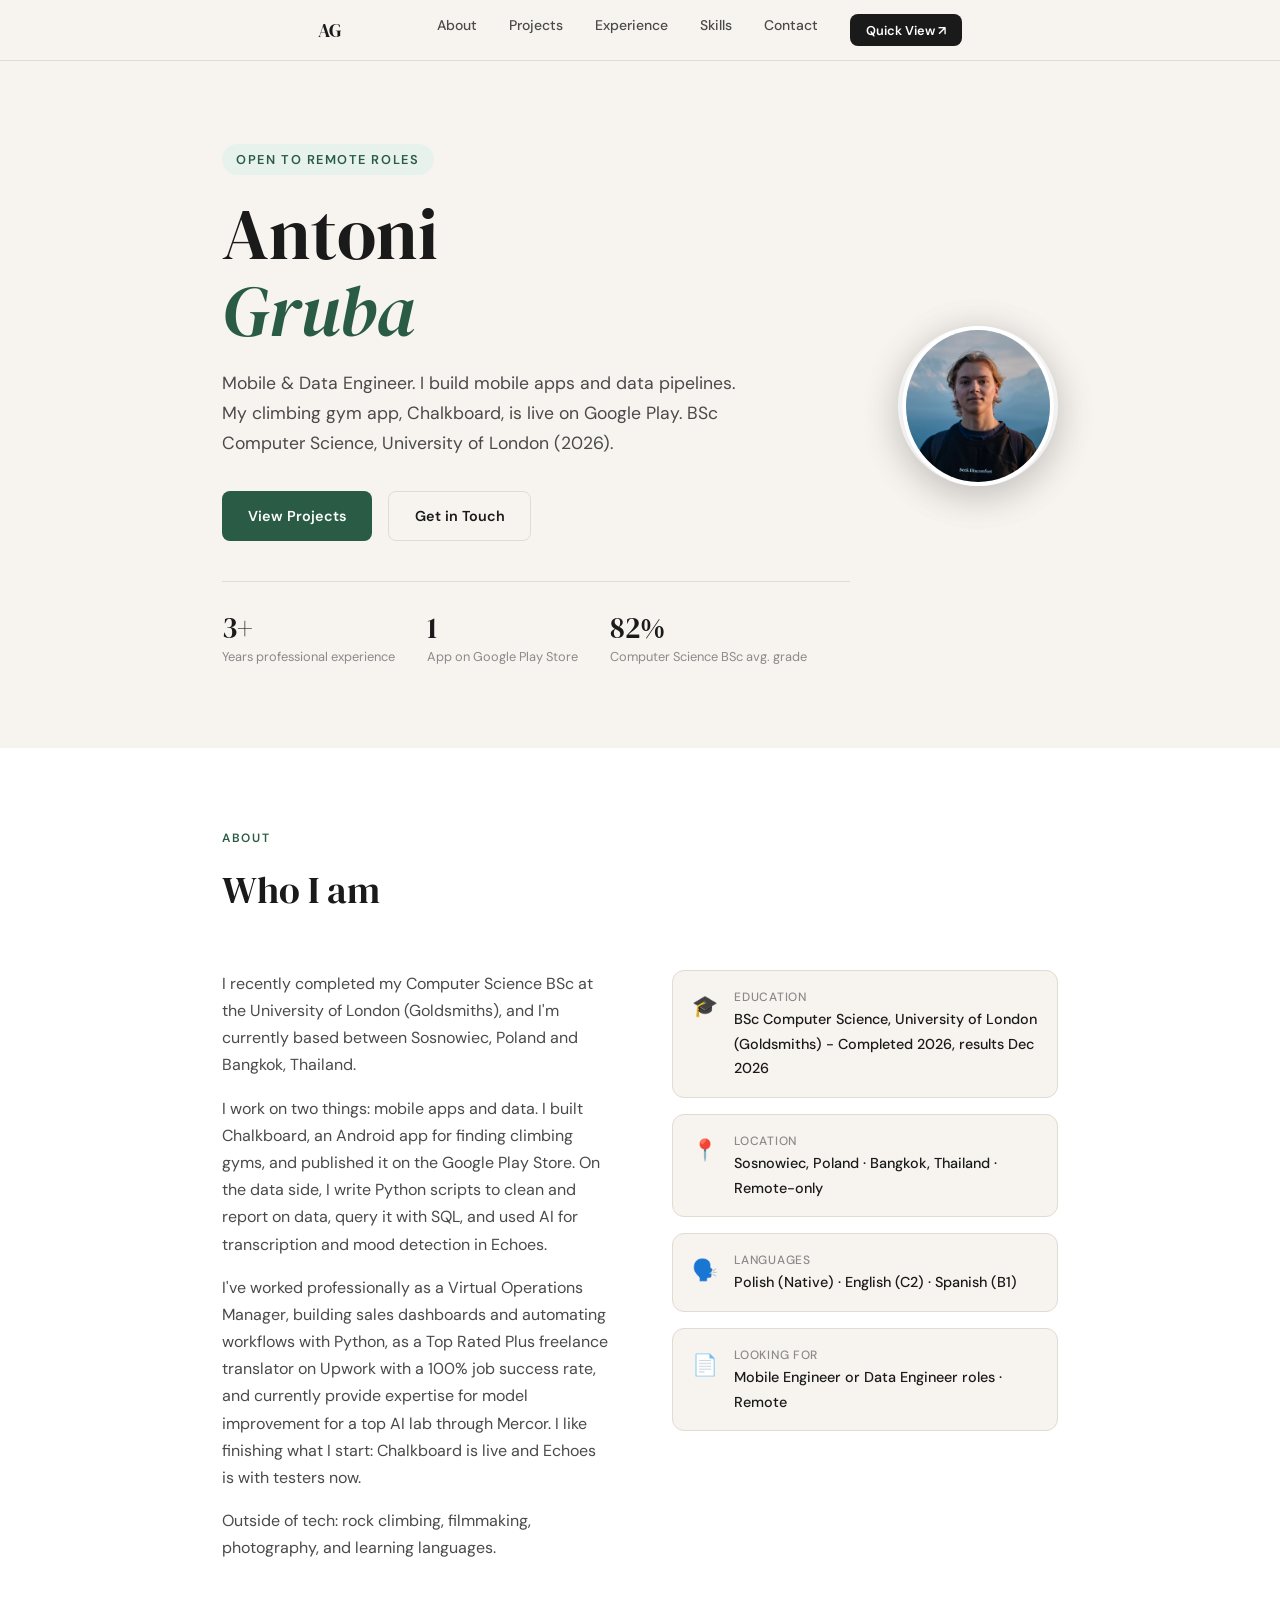
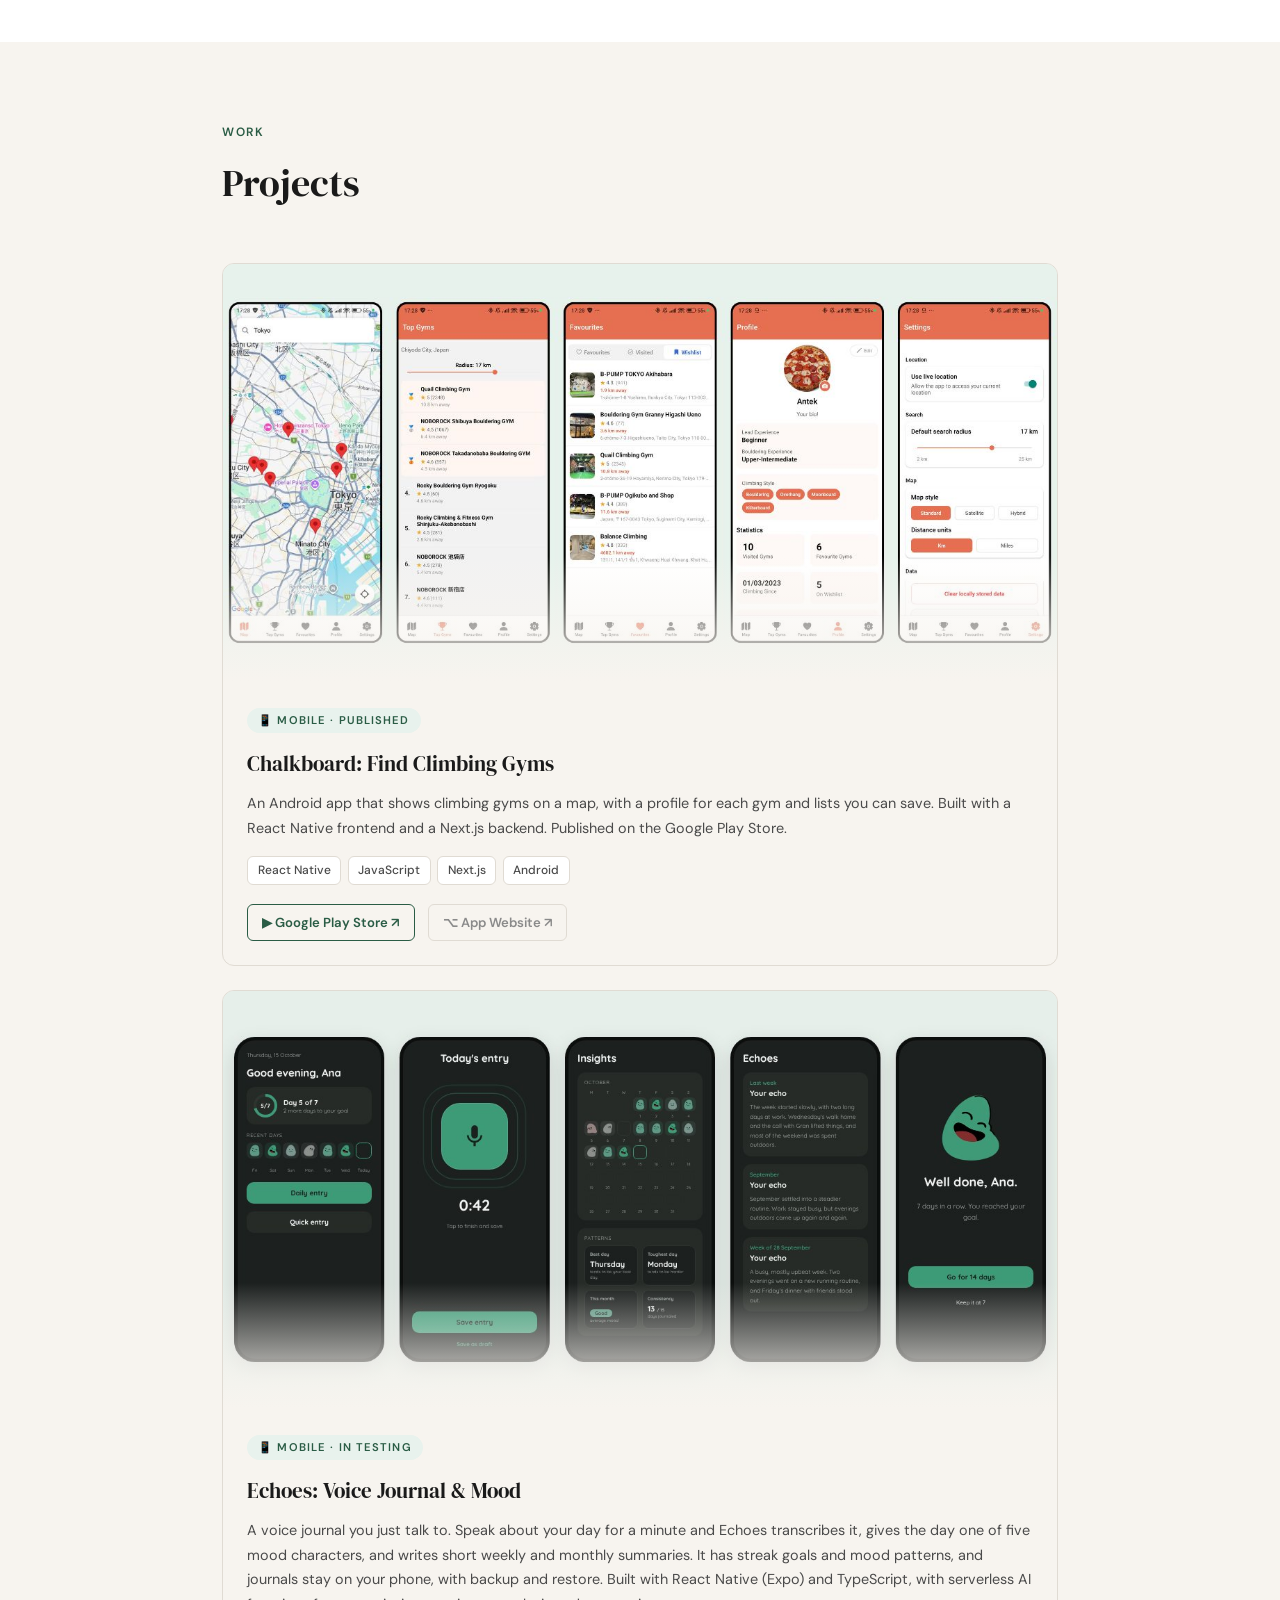
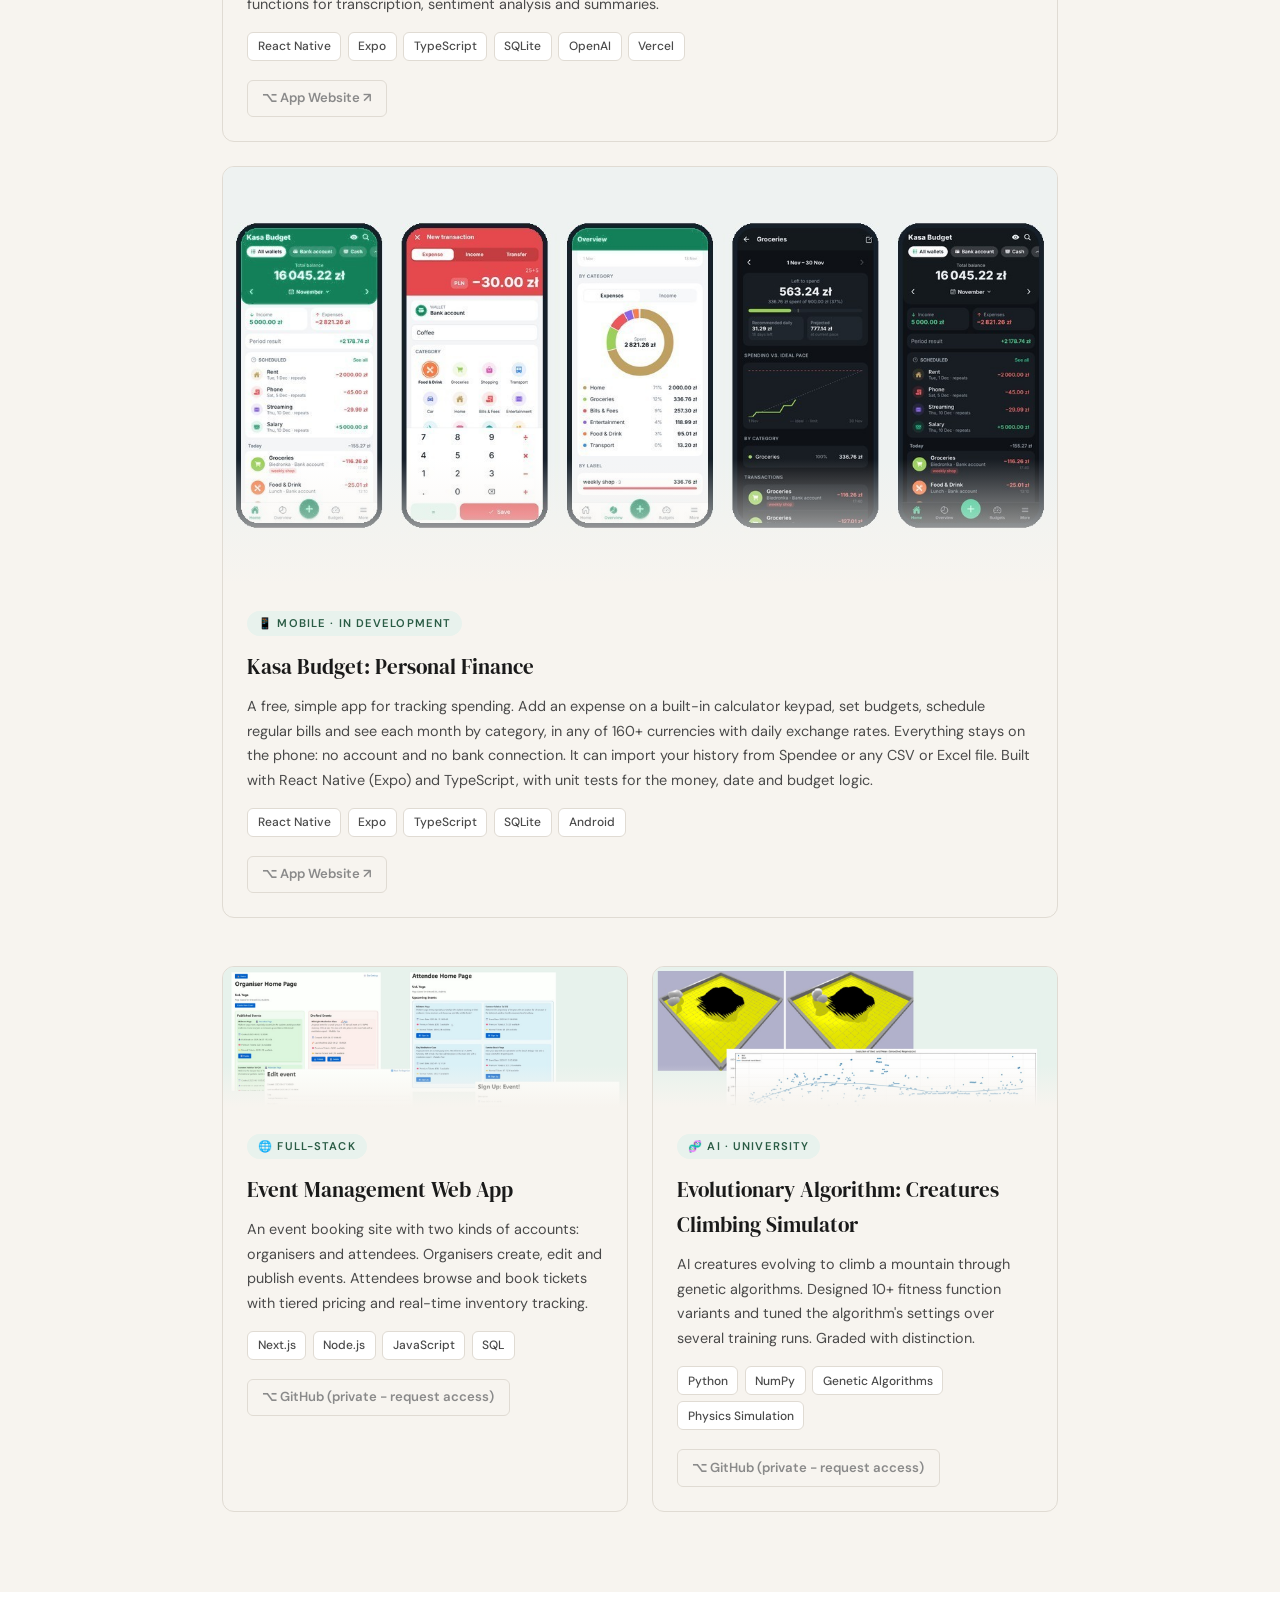
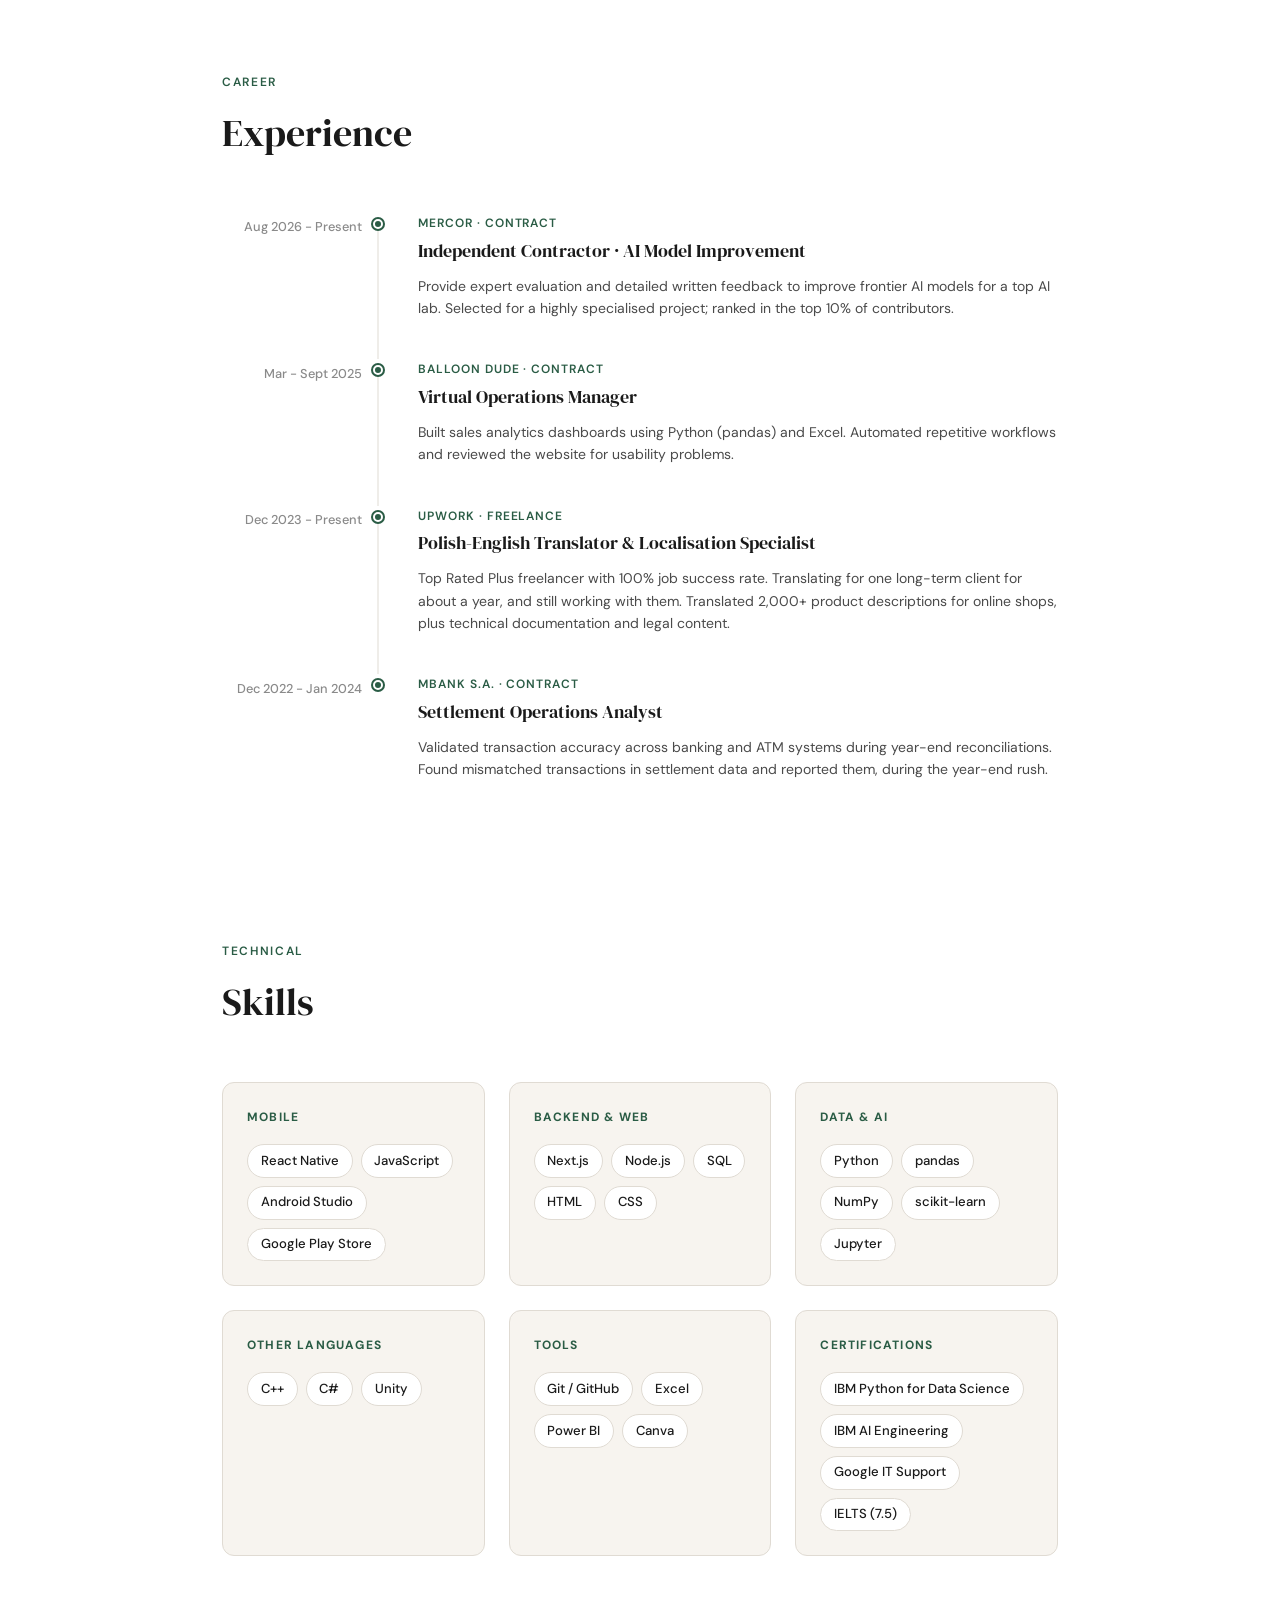
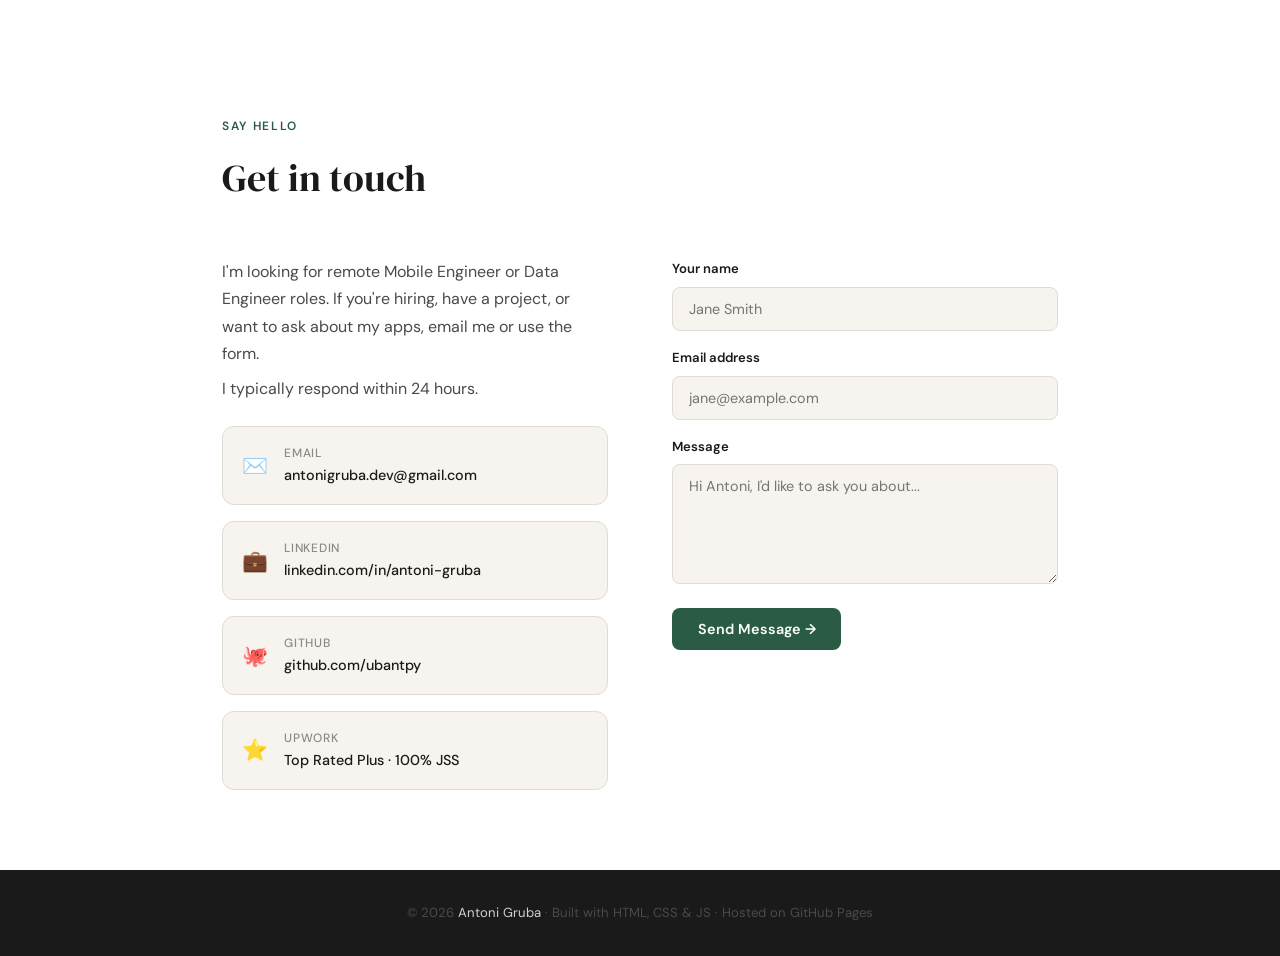
<file: index.html>
<!DOCTYPE html>
<html lang="en">
<head>
  <!-- Google tag (gtag.js) -->
  <script async src="https://www.googletagmanager.com/gtag/js?id=G-9PYTMMY21R"></script>
  <script src="/analytics.js"></script>
  <meta charset="UTF-8" />
  <meta name="viewport" content="width=device-width, initial-scale=1.0" />
  <title>Antoni Gruba - Mobile & Data Engineer</title>
  <meta name="description" content="Antoni Gruba, mobile and data engineer looking for remote roles. My apps Chalkboard, Echoes and Kasa Budget, my experience and skills, and how to get in touch." />
  <link rel="canonical" href="https://antonigruba.work/" />
  <meta name="theme-color" content="#2a5c45" />
  <link rel="icon" type="image/png" href="/images/favicon.png" />
  <link rel="apple-touch-icon" href="/images/apple-touch-icon.png" />

  <!-- Link previews (LinkedIn, Slack, WhatsApp, X...) -->
  <meta property="og:type" content="website" />
  <meta property="og:site_name" content="Antoni Gruba" />
  <meta property="og:title" content="Antoni Gruba - Mobile & Data Engineer" />
  <meta property="og:description" content="I build mobile apps and data pipelines. My climbing gym app, Chalkboard, is live on Google Play. Looking for remote roles in mobile or data engineering." />
  <meta property="og:url" content="https://antonigruba.work/" />
  <meta property="og:image" content="https://antonigruba.work/images/og-image.jpg" />
  <meta property="og:image:width" content="1200" />
  <meta property="og:image:height" content="630" />
  <meta property="og:image:alt" content="Antoni Gruba, Mobile & Data Engineer, antonigruba.work" />
  <meta name="twitter:card" content="summary_large_image" />

  <!-- Tells search engines who the site is about -->
  <script type="application/ld+json">
  {
    "@context": "https://schema.org",
    "@type": "Person",
    "name": "Antoni Gruba",
    "jobTitle": "Mobile & Data Engineer",
    "url": "https://antonigruba.work/",
    "image": "https://antonigruba.work/images/profile-pic.png",
    "email": "mailto:antonigruba.dev@gmail.com",
    "sameAs": [
      "https://linkedin.com/in/antoni-gruba",
      "https://github.com/ubantpy"
    ]
  }
  </script>
  <link rel="preconnect" href="https://fonts.googleapis.com" />
  <link rel="preconnect" href="https://fonts.gstatic.com" crossorigin />
  <link href="https://fonts.googleapis.com/css2?family=DM+Serif+Display:ital@0;1&family=DM+Sans:wght@300;400;500;600&display=swap" rel="stylesheet" />
  <link rel="stylesheet" href="style.css" />
</head>
<body>

  <!-- ----- Nav ----- -->
  <nav>
    <div class="nav-inner">
      <div class="nav-logo">AG</div>
      <div class="nav-links">
        <a href="#about">About</a>
        <a href="#projects">Projects</a>
        <a href="#experience">Experience</a>
        <a href="#skills">Skills</a>
        <a href="#contact">Contact</a>
        <button class="btn-simple-view" onclick="openSimpleView()">Quick View ↗</button>
      </div>
    </div>
  </nav>
  <button class="mobile-simple-view-btn" onclick="openSimpleView()">Quick View ↗</button>

  <!-- ----- Hero ----- -->
  <section id="hero">
    <div class="hero-inner">
      <div class="hero-text">
        <div class="hero-tag">Open to remote roles</div>
        <h1 class="hero-title">Antoni<br><em>Gruba</em></h1>
        <p class="hero-sub">Mobile & Data Engineer. I build mobile apps and data pipelines. My climbing gym app, Chalkboard, is live on Google Play. BSc Computer Science, University of London (2026).</p>
        <div class="hero-btns">
          <a href="#projects" class="btn btn-primary">View Projects</a>
          <a href="#contact" class="btn btn-secondary">Get in Touch</a>
        </div>
        <div class="hero-stats">
          <div>
            <div class="stat-num">3+</div>
            <div class="stat-label">Years professional experience</div>
          </div>
          <div>
            <div class="stat-num">1</div>
            <div class="stat-label">App on Google Play Store</div>
          </div>
          <div>
            <div class="stat-num">82%</div>
            <div class="stat-label">Computer Science BSc avg. grade</div>
          </div>
        </div>
      </div>
      <div class="hero-photo-placeholder">
        <img src="images/profile-pic.png" alt="Antoni Gruba" class="hero-photo" />
      </div>
    </div>
  </section>

  <!-- ─── About ─────────────────────────────────────────── -->
  <section id="about">
    <div class="container">
      <div class="section-header fade-in">
        <div class="section-tag">About</div>
        <h2>Who I am</h2>
      </div>
      <div class="about-grid fade-in">
        <div class="about-text">
          <p>I recently completed my Computer Science BSc at the University of London (Goldsmiths), and I'm currently based between Sosnowiec, Poland and Bangkok, Thailand.</p>
          <p>I work on two things: mobile apps and data. I built Chalkboard, an Android app for finding climbing gyms, and published it on the Google Play Store. On the data side, I write Python scripts to clean and report on data, query it with SQL, and used AI for transcription and mood detection in Echoes.</p>
          <p>I've worked professionally as a Virtual Operations Manager, building sales dashboards and automating workflows with Python, as a Top Rated Plus freelance translator on Upwork with a 100% job success rate, and currently provide expertise for model improvement for a top AI lab through Mercor. I like finishing what I start: Chalkboard is live and Echoes is with testers now.</p>
          <p>Outside of tech: rock climbing, filmmaking, photography, and learning languages.</p>
        </div>
        <div class="about-facts">
          <div class="fact-item">
            <div class="fact-icon">🎓</div>
            <div>
              <div class="fact-label">Education</div>
              <div class="fact-value">BSc Computer Science, University of London (Goldsmiths) - Completed 2026, results Dec 2026</div>
            </div>
          </div>
          <div class="fact-item">
            <div class="fact-icon">📍</div>
            <div>
              <div class="fact-label">Location</div>
              <div class="fact-value">Sosnowiec, Poland · Bangkok, Thailand · Remote-only</div>
            </div>
          </div>
          <div class="fact-item">
            <div class="fact-icon">🗣️</div>
            <div>
              <div class="fact-label">Languages</div>
              <div class="fact-value">Polish (Native) · English (C2) · Spanish (B1)</div>
            </div>
          </div>
          <div class="fact-item">
            <div class="fact-icon">📄</div>
            <div>
              <div class="fact-label">Looking for</div>
              <div class="fact-value">Mobile Engineer or Data Engineer roles · Remote</div>
            </div>
          </div>
        </div>
      </div>
    </div>
  </section>

  <!-- ─── Projects ──────────────────────────────────────── -->
  <section id="projects" style="background: var(--cream);">
    <div class="container">
      <div class="section-header fade-in">
        <div class="section-tag">Work</div>
        <h2>Projects</h2>
      </div>

      <div class="projects-grid fade-in">

        <!-- Featured: Chalkboard App -->
        <div class="project-card featured">
          <div class="project-img-wrapper">
            <img src="/images/climbing-app-screenshots.jpg" alt="Chalkboard - Climbing Gym Discovery App screenshots" />
          </div>
          <div class="project-body">
            <div class="project-badge">📱 Mobile · Published</div>
            <h3>Chalkboard: Find Climbing Gyms</h3>
            <p>An Android app that shows climbing gyms on a map, with a profile for each gym and lists you can save. Built with a React Native frontend and a Next.js backend. Published on the Google Play Store.</p>
            <div class="project-tags">
              <span class="tag">React Native</span>
              <span class="tag">JavaScript</span>
              <span class="tag">Next.js</span>
              <span class="tag">Android</span>
            </div>
            <div class="project-links">
              <a href="https://play.google.com/store/apps/details?id=com.antek.chalkboard" class="project-link" target="_blank" rel="noopener noreferrer">▶ Google Play Store ↗</a>
              <a href="/chalkboard" class="project-link secondary">⌥ App Website ↗</a>
            </div>
          </div>
        </div>

        <!-- Featured: Echoes App -->
        <div class="project-card featured">
          <div class="project-img-wrapper">
            <img src="/images/echoes-app-screenshots.jpg" alt="Echoes: Voice Journal &amp; Mood app screens: Home, recording, Insights, weekly echoes and a goal celebration" />
          </div>
          <div class="project-body">
            <div class="project-badge">📱 Mobile · In Testing</div>
            <h3>Echoes: Voice Journal &amp; Mood</h3>
            <p>A voice journal you just talk to. Speak about your day for a minute and Echoes transcribes it, gives the day one of five mood characters, and writes short weekly and monthly summaries. It has streak goals and mood patterns, and journals stay on your phone, with backup and restore. Built with React Native (Expo) and TypeScript, with serverless AI functions for transcription, sentiment analysis and summaries.</p>
            <div class="project-tags">
              <span class="tag">React Native</span>
              <span class="tag">Expo</span>
              <span class="tag">TypeScript</span>
              <span class="tag">SQLite</span>
              <span class="tag">OpenAI</span>
              <span class="tag">Vercel</span>
            </div>
            <div class="project-links">
              <a href="/echoes" class="project-link secondary">⌥ App Website ↗</a>
            </div>
          </div>
        </div>

        <!-- Featured: Kasa Budget App -->
        <div class="project-card featured">
          <div class="project-img-wrapper">
            <img src="/images/kasa-app-screenshots.jpg" alt="Kasa Budget: Personal Finance app screens: Home, adding an expense, Overview, a budget in dark mode and Home in dark mode" />
          </div>
          <div class="project-body">
            <div class="project-badge">📱 Mobile · In Development</div>
            <h3>Kasa Budget: Personal Finance</h3>
            <p>A free, simple app for tracking spending. Add an expense on a built-in calculator keypad, set budgets, schedule regular bills and see each month by category, in any of 160+ currencies with daily exchange rates. Everything stays on the phone: no account and no bank connection. It can import your history from Spendee or any CSV or Excel file. Built with React Native (Expo) and TypeScript, with unit tests for the money, date and budget logic.</p>
            <div class="project-tags">
              <span class="tag">React Native</span>
              <span class="tag">Expo</span>
              <span class="tag">TypeScript</span>
              <span class="tag">SQLite</span>
              <span class="tag">Android</span>
            </div>
            <div class="project-links">
              <a href="/kasa" class="project-link secondary">⌥ App Website ↗</a>
            </div>
          </div>
        </div>

        <!-- 2 col grid for remaining projects -->
        <div class="projects-2col" style="grid-column: 1/-1;">

          <!-- Event Management App -->
          <div class="project-card">
            <div class="project-img-wrapper" style="height: 140px;">
              <img src="/images/event-management-web-app-screenshots.jpg" alt="Event Management Web App screenshots" />
            </div>
            <div class="project-body">
              <div class="project-badge">🌐 Full-Stack</div>
              <h3>Event Management Web App</h3>
              <p>An event booking site with two kinds of accounts: organisers and attendees. Organisers create, edit and publish events. Attendees browse and book tickets with tiered pricing and real-time inventory tracking.</p>
              <div class="project-tags">
                <span class="tag">Next.js</span>
                <span class="tag">Node.js</span>
                <span class="tag">JavaScript</span>
                <span class="tag">SQL</span>
              </div>
              <div class="project-links">
                <a href="#contact?project=Event+Management+Web+App" class="project-link secondary">⌥ GitHub (private - request access)</a>
              </div>
            </div>
          </div>

          <!-- Evolutionary Algorithm -->
          <div class="project-card">
            <div class="project-img-wrapper" style="height: 140px;">
              <img src="/images/evolution-algo-screenshots.jpg" alt="Evolution algorithm and graph screenshots" />
            </div>
            <div class="project-body">
              <div class="project-badge">🧬 AI · University</div>
              <h3>Evolutionary Algorithm: Creatures Climbing Simulator</h3>
              <p>AI creatures evolving to climb a mountain through genetic algorithms. Designed 10+ fitness function variants and tuned the algorithm's settings over several training runs. Graded with distinction.</p>
              <div class="project-tags">
                <span class="tag">Python</span>
                <span class="tag">NumPy</span>
                <span class="tag">Genetic Algorithms</span>
                <span class="tag">Physics Simulation</span>
              </div>
              <div class="project-links">
                <a href="#contact?project=Evolutionary+Algorithm+Climbing+Sim" class="project-link secondary">⌥ GitHub (private - request access)</a>
              </div>
            </div>
          </div>

        </div>
      </div>
    </div>
  </section>

  <!-- ─── Experience ────────────────────────────────────── -->
  <section id="experience">
    <div class="container">
      <div class="section-header fade-in">
        <div class="section-tag">Career</div>
        <h2>Experience</h2>
      </div>
      <div class="timeline fade-in">

        <div class="timeline-item">
          <div class="timeline-date">Aug 2026 - Present</div>
          <div class="timeline-dot"></div>
          <div class="timeline-content">
            <div class="timeline-company">Mercor · Contract</div>
            <div class="timeline-role">Independent Contractor · AI Model Improvement</div>
            <div class="timeline-desc">Provide expert evaluation and detailed written feedback to improve frontier AI models for a top AI lab. Selected for a highly specialised project; ranked in the top 10% of contributors.</div>
          </div>
        </div>

        <div class="timeline-item">
          <div class="timeline-date">Mar - Sept 2025</div>
          <div class="timeline-dot"></div>
          <div class="timeline-content">
            <div class="timeline-company">Balloon Dude · Contract</div>
            <div class="timeline-role">Virtual Operations Manager</div>
            <div class="timeline-desc">Built sales analytics dashboards using Python (pandas) and Excel. Automated repetitive workflows and reviewed the website for usability problems.</div>
          </div>
        </div>

        <div class="timeline-item">
          <div class="timeline-date">Dec 2023 - Present</div>
          <div class="timeline-dot"></div>
          <div class="timeline-content">
            <div class="timeline-company">Upwork · Freelance</div>
            <div class="timeline-role">Polish-English Translator & Localisation Specialist</div>
            <div class="timeline-desc">Top Rated Plus freelancer with 100% job success rate. Translating for one long-term client for about a year, and still working with them. Translated 2,000+ product descriptions for online shops, plus technical documentation and legal content.</div>
          </div>
        </div>

        <div class="timeline-item">
          <div class="timeline-date">Dec 2022 - Jan 2024</div>
          <div class="timeline-dot"></div>
          <div class="timeline-content">
            <div class="timeline-company">mBank S.A. · Contract</div>
            <div class="timeline-role">Settlement Operations Analyst</div>
            <div class="timeline-desc">Validated transaction accuracy across banking and ATM systems during year-end reconciliations. Found mismatched transactions in settlement data and reported them, during the year-end rush.</div>
          </div>
        </div>

      </div>
    </div>
  </section>

  <!-- ─── Skills ────────────────────────────────────────── -->
  <section id="skills" style="background: var(--white);">
    <div class="container">
      <div class="section-header fade-in">
        <div class="section-tag">Technical</div>
        <h2>Skills</h2>
      </div>
      <div class="skills-grid fade-in">
        <div class="skill-group">
          <div class="skill-group-title">Mobile</div>
          <div class="skill-pills">
            <span class="skill-pill">React Native</span>
            <span class="skill-pill">JavaScript</span>
            <span class="skill-pill">Android Studio</span>
            <span class="skill-pill">Google Play Store</span>
          </div>
        </div>
        <div class="skill-group">
          <div class="skill-group-title">Backend & Web</div>
          <div class="skill-pills">
            <span class="skill-pill">Next.js</span>
            <span class="skill-pill">Node.js</span>
            <span class="skill-pill">SQL</span>
            <span class="skill-pill">HTML</span>
            <span class="skill-pill">CSS</span>
          </div>
        </div>
        <div class="skill-group">
          <div class="skill-group-title">Data & AI</div>
          <div class="skill-pills">
            <span class="skill-pill">Python</span>
            <span class="skill-pill">pandas</span>
            <span class="skill-pill">NumPy</span>
            <span class="skill-pill">scikit-learn</span>
            <span class="skill-pill">Jupyter</span>
          </div>
        </div>
        <div class="skill-group">
          <div class="skill-group-title">Other Languages</div>
          <div class="skill-pills">
            <span class="skill-pill">C++</span>
            <span class="skill-pill">C#</span>
            <span class="skill-pill">Unity</span>
          </div>
        </div>
        <div class="skill-group">
          <div class="skill-group-title">Tools</div>
          <div class="skill-pills">
            <span class="skill-pill">Git / GitHub</span>
            <span class="skill-pill">Excel</span>
            <span class="skill-pill">Power BI</span>
            <span class="skill-pill">Canva</span>
          </div>
        </div>
        <div class="skill-group">
          <div class="skill-group-title">Certifications</div>
          <div class="skill-pills">
            <span class="skill-pill">IBM Python for Data Science</span>
            <span class="skill-pill">IBM AI Engineering</span>
            <span class="skill-pill">Google IT Support</span>
            <span class="skill-pill">IELTS (7.5)</span>
          </div>
        </div>
      </div>
    </div>
  </section>

  <!-- ─── Contact ───────────────────────────────────────── -->
  <section id="contact">
    <div class="container">
      <div class="section-header fade-in">
        <div class="section-tag">Say Hello</div>
        <h2>Get in touch</h2>
      </div>
      <div class="contact-grid fade-in">
        <div>
          <p style="margin-bottom: 0.5rem;">I'm looking for remote Mobile Engineer or Data Engineer roles. If you're hiring, have a project, or want to ask about my apps, email me or use the form.</p>
          <p>I typically respond within 24 hours.</p>
          <div class="contact-links">
            <a href="mailto:antonigruba.dev@gmail.com" class="contact-link-item">
              <div class="contact-link-icon">✉️</div>
              <div>
                <div class="contact-link-label">Email</div>
                <div class="contact-link-value">antonigruba.dev@gmail.com</div>
              </div>
            </a>
            <a href="https://linkedin.com/in/antoni-gruba" target="_blank" class="contact-link-item">
              <div class="contact-link-icon">💼</div>
              <div>
                <div class="contact-link-label">LinkedIn</div>
                <div class="contact-link-value">linkedin.com/in/antoni-gruba</div>
              </div>
            </a>
            <a href="https://github.com/ubantpy" target="_blank" class="contact-link-item">
              <div class="contact-link-icon">🐙</div>
              <div>
                <div class="contact-link-label">GitHub</div>
                <div class="contact-link-value">github.com/ubantpy</div>
              </div>
            </a>
            <a href="https://www.upwork.com/freelancers/~01b35fd5e87f78c8f3?mp_source=share" target="_blank" class="contact-link-item">
              <div class="contact-link-icon">⭐</div>
              <div>
                <div class="contact-link-label">Upwork</div>
                <div class="contact-link-value">Top Rated Plus · 100% JSS</div>
              </div>
            </a>
          </div>
        </div>
        <form action="https://formspree.io/f/mqenplqg" method="POST">
          <div class="form-group">
            <label for="name">Your name</label>
            <input type="text" id="name" name="name" placeholder="Jane Smith" required />
          </div>
          <div class="form-group">
            <label for="email">Email address</label>
            <input type="email" id="email" name="email" placeholder="jane@example.com" required />
          </div>
          <div class="form-group">
            <label for="message">Message</label>
            <textarea id="message" name="message" placeholder="Hi Antoni, I'd like to ask you about..." required></textarea>
          </div>
          <button type="submit" class="btn btn-primary form-submit">Send Message →</button>
          <p id="form-success" style="display:none; color: var(--accent); font-size: 0.9rem; margin-top: 0.8rem; font-weight: 500;">✓ Message sent! I'll get back to you soon.</p>
          <p id="form-error" style="display:none; color: #b3261e; font-size: 0.9rem; margin-top: 0.8rem; font-weight: 500;">Sorry, your message didn't send. Please try again, or email me at <a href="mailto:antonigruba.dev@gmail.com" style="text-decoration: underline;">antonigruba.dev@gmail.com</a>.</p>
        </form>
      </div>
    </div>
  </section>

  <!-- ─── Footer ───────────────────────────────────────── -->
  <footer>
    <p>© 2026 <span>Antoni Gruba</span> · Built with HTML, CSS & JS · Hosted on GitHub Pages</p>
  </footer>

  <!-- ─── Simple View Panel ────────────────────────────── -->
  <div id="simple-view">
    <button class="sv-close" onclick="closeSimpleView()">✕ Close Quick View</button>
    <div class="sv-inner">

      <!-- Header -->
      <div class="sv-header">
        <div>
          <div class="sv-name">Antoni Gruba</div>
          <div class="sv-title">Mobile & Data Engineer · Computer Science BSc, University of London</div>
          <div class="sv-contact-line">
            <a href="mailto:antonigruba.dev@gmail.com">antonigruba.dev@gmail.com</a>
            <span>+48 500 839 396</span>
            <a href="https://antonigruba.work">antonigruba.work</a>
            <a href="https://github.com/ubantpy">github.com/ubantpy</a>
            <a href="https://linkedin.com/in/antoni-gruba">linkedin.com/in/antoni-gruba</a>
            <span>Sosnowiec, Poland · Bangkok, Thailand · Remote</span>
          </div>
        </div>
        <div class="sv-photo-placeholder">
          <img src="images\profile-pic.png" style="width:90px;height:90px;border-radius:50%;object-fit:cover;" />
        </div>
      </div>

      <!-- Summary -->
      <div class="sv-section">
        <div class="sv-section-title">Summary</div>
        <div class="sv-summary">Computer Science graduate (University of London, 2026, 82% average). I built Chalkboard, an Android app for finding climbing gyms, and published it on Google Play. I also work with data in Python, pandas and SQL, and built sales dashboards at Balloon Dude. I currently provide expertise for model improvement for a top AI lab through Mercor. Looking for a remote role in mobile or data engineering.</div>
      </div>

      <!-- Work Experience -->
      <div class="sv-section">
        <div class="sv-section-title">Work Experience</div>

        <div class="sv-job">
          <div class="sv-job-header">
            <div class="sv-job-title">Independent Contractor · AI Model Improvement</div>
            <div class="sv-job-date">Aug 2026 - Present</div>
          </div>
          <div class="sv-job-company">Mercor · Contract</div>
          <ul>
            <li>Provide expertise for model improvement for a top AI lab.</li>
            <li>Deliver rigorous evaluations and in-depth written feedback that directly shape frontier model quality.</li>
            <li>Selected for a specialised project; ranked in the top 10% of contributors.</li>
          </ul>
        </div>

        <div class="sv-job">
          <div class="sv-job-header">
            <div class="sv-job-title">Virtual Operations Manager</div>
            <div class="sv-job-date">Mar 2025 - Sept 2025</div>
          </div>
          <div class="sv-job-company">Balloon Dude · Contract</div>
          <ul>
            <li>Used Python (pandas) and Excel to build sales analytics dashboards and identify SKU performance trends.</li>
            <li>Automated repetitive workflows using scripts (content metadata processing, reporting).</li>
            <li>Reviewed the website for usability problems and suggested fixes.</li>
          </ul>
        </div>

        <div class="sv-job">
          <div class="sv-job-header">
            <div class="sv-job-title">Polish-English Translator & Proofreading Specialist</div>
            <div class="sv-job-date">Dec 2023 - Present</div>
          </div>
          <div class="sv-job-company">Upwork · Freelance</div>
          <ul>
            <li>Top Rated Plus freelancer with 100% job success rate.</li>
            <li>Translating for one long-term client for about a year, and still working with them.</li>
            <li>Translated 2,000+ product descriptions for online shops, plus technical documentation and legal content.</li>
          </ul>
        </div>

        <div class="sv-job">
          <div class="sv-job-header">
            <div class="sv-job-title">Settlement Operations Analyst</div>
            <div class="sv-job-date">Dec 2022 - Jan 2023, Dec 2023 - Jan 2024</div>
          </div>
          <div class="sv-job-company">mBank S.A. · Contract</div>
          <ul>
            <li>Validated transaction accuracy across banking and ATM systems during year-end reconciliations.</li>
            <li>Found mismatched transactions in settlement data and reported them.</li>
          </ul>
        </div>
      </div>

      <!-- Projects -->
      <div class="sv-section">
        <div class="sv-section-title">Projects</div>
        <div class="sv-projects">

          <div class="sv-project">
            <div>
              <div class="sv-project-name">Chalkboard: Find Climbing Gyms</div>
              <div class="sv-project-stack">React Native · JavaScript · Next.js</div>
              <div class="sv-project-desc">Android app that shows climbing gyms on a map, with gym profiles and saved lists. Published on the Google Play Store.</div>
              <div style="margin-top: 6px;">
                <a href="https://play.google.com/store/apps/details?id=com.antek.chalkboard" class="sv-project-link" target="_blank" rel="noopener noreferrer">▶ Google Play Store ↗</a>
                <a href="/chalkboard/" class="sv-project-link" style="margin-left: 12px;" target="_blank" rel="noopener noreferrer">⌥ Website ↗</a>
              </div>
            </div>
            <div class="sv-project-img">
              <img src="/images/climbing-app-screenshots.jpg" alt="Chalkboard App" />
            </div>
          </div>

          <div class="sv-project">
            <div>
              <div class="sv-project-name">Echoes: Voice Journal &amp; Mood</div>
              <div class="sv-project-stack">React Native · Expo · TypeScript · SQLite · OpenAI · Vercel</div>
              <div class="sv-project-desc">Voice journaling app, now in testing. Transcribes spoken entries, tags each day with one of five moods and writes weekly and monthly AI summaries, with streak goals and journals stored on the device.</div>
              <div style="margin-top: 6px;">
                <a href="/echoes/" class="sv-project-link" style="margin-left: 12px;" target="_blank" rel="noopener noreferrer">⌥ Website ↗</a>
              </div>
            </div>
            <div class="sv-project-img">
              <img src="/images/echoes-app-screenshots.jpg" alt="Echoes App" />
            </div>
          </div>

          <div class="sv-project">
            <div>
              <div class="sv-project-name">Kasa Budget: Personal Finance</div>
              <div class="sv-project-stack">React Native · Expo · TypeScript · SQLite</div>
              <div class="sv-project-desc">Spending tracker, in development. Budgets, scheduled bills, monthly overview and 160+ currencies, with all data kept on the phone and import from other apps.</div>
              <div style="margin-top: 6px;">
                <a href="/kasa/" class="sv-project-link" target="_blank" rel="noopener noreferrer">⌥ Website ↗</a>
              </div>
            </div>
            <div class="sv-project-img">
              <img src="/images/kasa-app-screenshots.jpg" alt="Kasa Budget App" />
            </div>
          </div>

          <div class="sv-project">
            <div>
              <div class="sv-project-name">Event Management Web App</div>
              <div class="sv-project-stack">Next.js · Node.js · JavaScript · SQL</div>
              <div class="sv-project-desc">Full-stack booking platform. Organisers create, edit, publish events. Attendees browse and book with real-time inventory and tiered pricing.</div>
              <a href="#contact?project=Event+Management+Web+App" class="project-link secondary">⌥ GitHub (private - request access)</a>
            </div>
            <div class="sv-project-img">
              <img src="/images/event-management-web-app-screenshots.jpg" alt="Event management web app" />
            </div>
          </div>

          <div class="sv-project">
            <div>
              <div class="sv-project-name">Evolutionary Algorithm: Creatures Climbing Sim</div>
              <div class="sv-project-stack">Python · NumPy · Genetic Algorithms</div>
              <div class="sv-project-desc">AI creatures evolving to climb mountains through genetic algorithms. Designed 10+ fitness function variants and tuned the algorithm's settings. Graded with distinction.</div>
              <a href="#contact?project=Evolutionary+Algorithm+Climbing+Sim" class="project-link secondary">⌥ GitHub (private - request access)</a>
            </div>
            <div class="sv-project-img">
              <img src="/images/evolution-algo-screenshots.jpg" alt="Evolution algo" />
            </div>
          </div>

        </div>
      </div>

      <!-- Education -->
      <div class="sv-section">
        <div class="sv-section-title">Education</div>
        <div class="sv-edu-item">
          <div class="sv-edu-header">
            <div class="sv-edu-degree">Bachelor of Science in Computer Science (Avg. grade: 82%)</div>
            <div class="sv-edu-date">Sept 2023 - Sept 2026</div>
          </div>
          <div class="sv-edu-school">University of London, Goldsmiths, UK</div>
        </div>
        <div class="sv-edu-item">
          <div class="sv-edu-header">
            <div class="sv-edu-degree">High School with Extended Mathematics, Physics & Informatics</div>
            <div class="sv-edu-date">2019 - 2022</div>
          </div>
          <div class="sv-edu-school">IX Liceum Ogólnokształcące in Sosnowiec, Poland</div>
        </div>
      </div>

      <!-- Skills -->
      <div class="sv-section">
        <div class="sv-section-title">Technical Skills</div>
        <div style="display:flex; flex-direction:column; gap: 0.7rem;">
          <div>
            <div class="sv-skill-label">Mobile</div>
            <div class="sv-skills-row">
              <span class="sv-pill">React Native</span>
              <span class="sv-pill">JavaScript</span>
              <span class="sv-pill">Android Studio</span>
            </div>
          </div>
          <div>
            <div class="sv-skill-label">Backend & Web</div>
            <div class="sv-skills-row">
              <span class="sv-pill">Next.js</span>
              <span class="sv-pill">Node.js</span>
              <span class="sv-pill">SQL</span>
              <span class="sv-pill">HTML</span>
              <span class="sv-pill">CSS</span>
            </div>
          </div>
          <div>
            <div class="sv-skill-label">Data & AI</div>
            <div class="sv-skills-row">
              <span class="sv-pill">Python</span>
              <span class="sv-pill">pandas</span>
              <span class="sv-pill">NumPy</span>
              <span class="sv-pill">scikit-learn</span>
              <span class="sv-pill">Jupyter</span>
            </div>
          </div>
          <div>
            <div class="sv-skill-label">Other</div>
            <div class="sv-skills-row">
              <span class="sv-pill">Git / GitHub</span>
              <span class="sv-pill">Excel</span>
              <span class="sv-pill">C++</span>
              <span class="sv-pill">C#</span>
              <span class="sv-pill">Unity</span>
            </div>
          </div>
        </div>
      </div>

      <!-- Additional -->
      <div class="sv-section">
        <div class="sv-section-title">Additional Information</div>
        <div class="sv-additional-grid">
          <div class="sv-additional-item"><strong>Languages:</strong> English (C2), Polish (Native), Spanish (B1)</div>
          <div class="sv-additional-item"><strong>Certifications:</strong> IBM Python for Data Science, IBM AI Engineering & Data Science, Google IT Support, IELTS</div>
          <div class="sv-additional-item"><strong>Interests:</strong> Rock climbing, filmmaking, photography, languages, travel</div>
          <div class="sv-additional-item"><strong>Volunteering:</strong> Great Orchestra of Christmas Charity (2019-2021), Workaway (07-11.2022)</div>
        </div>
      </div>

    </div>
  </div>

  <script src="script.js"></script>

</body>
</html>
</file>
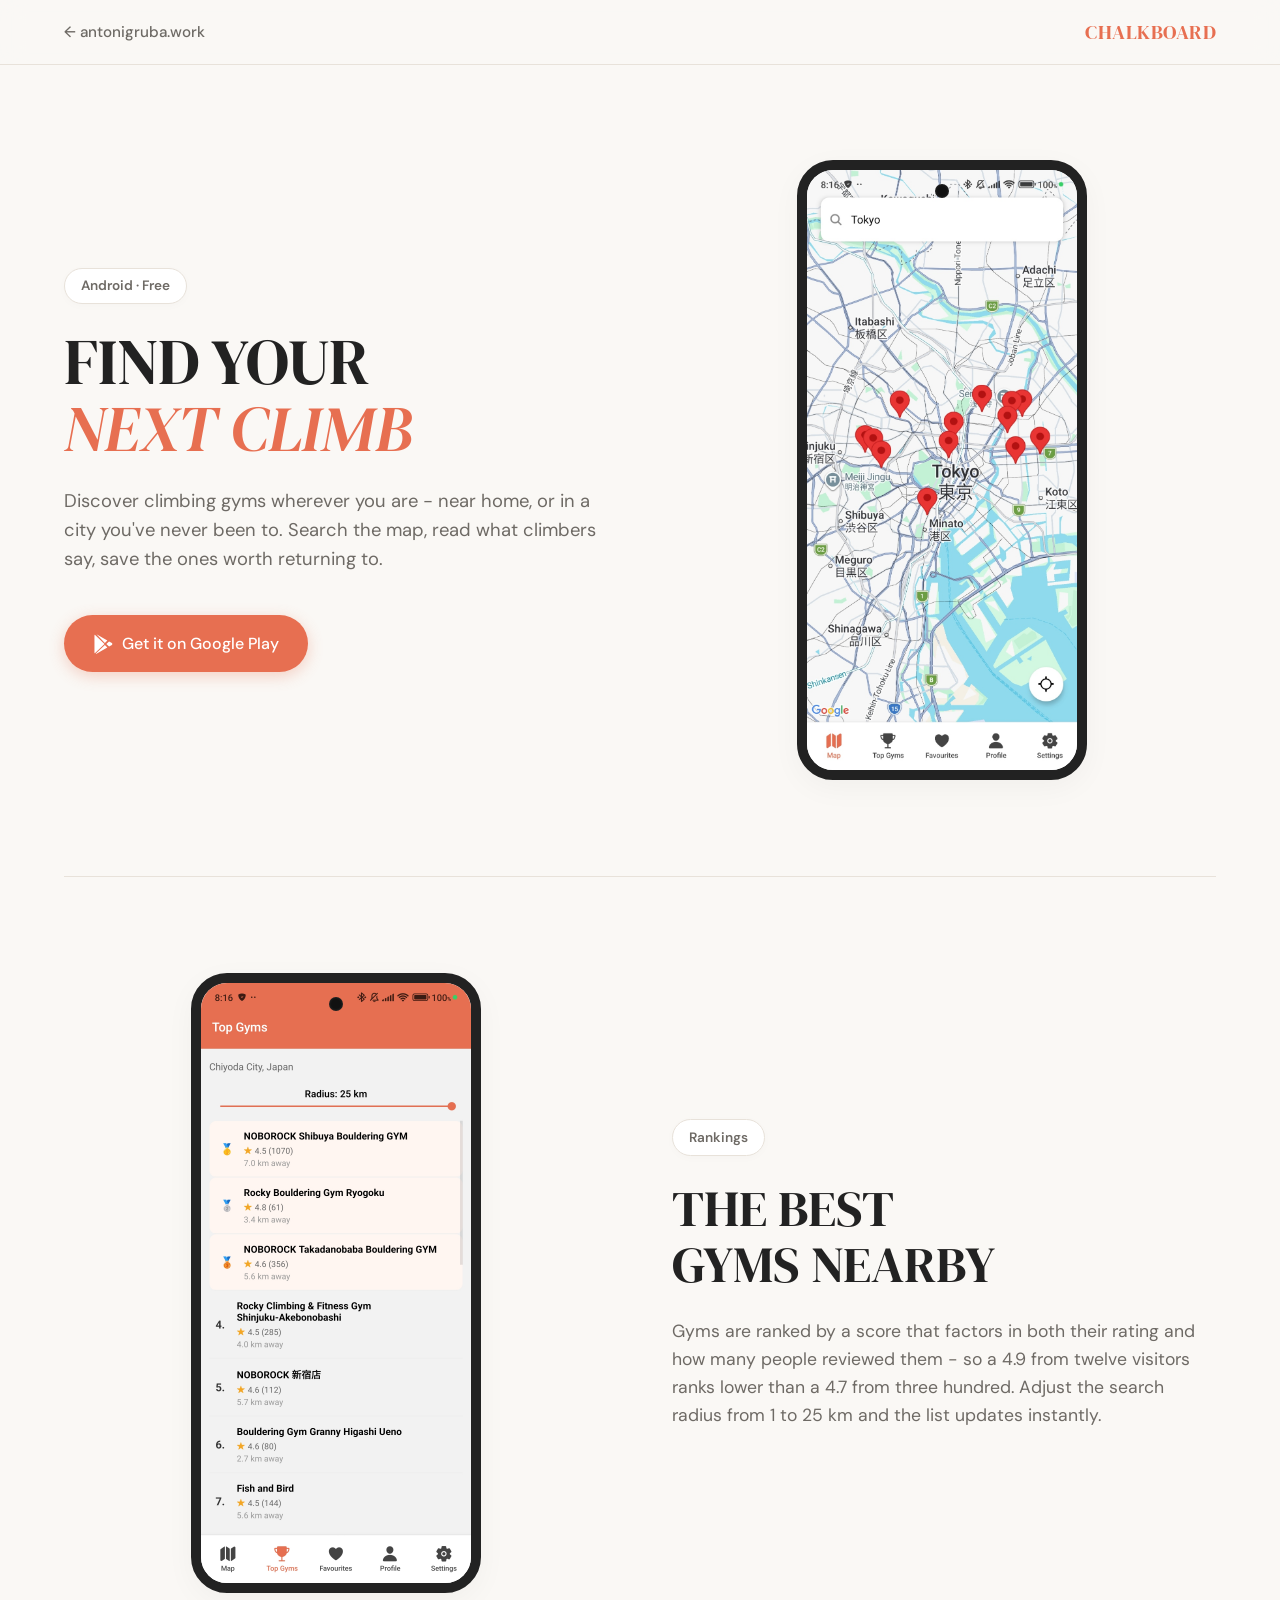
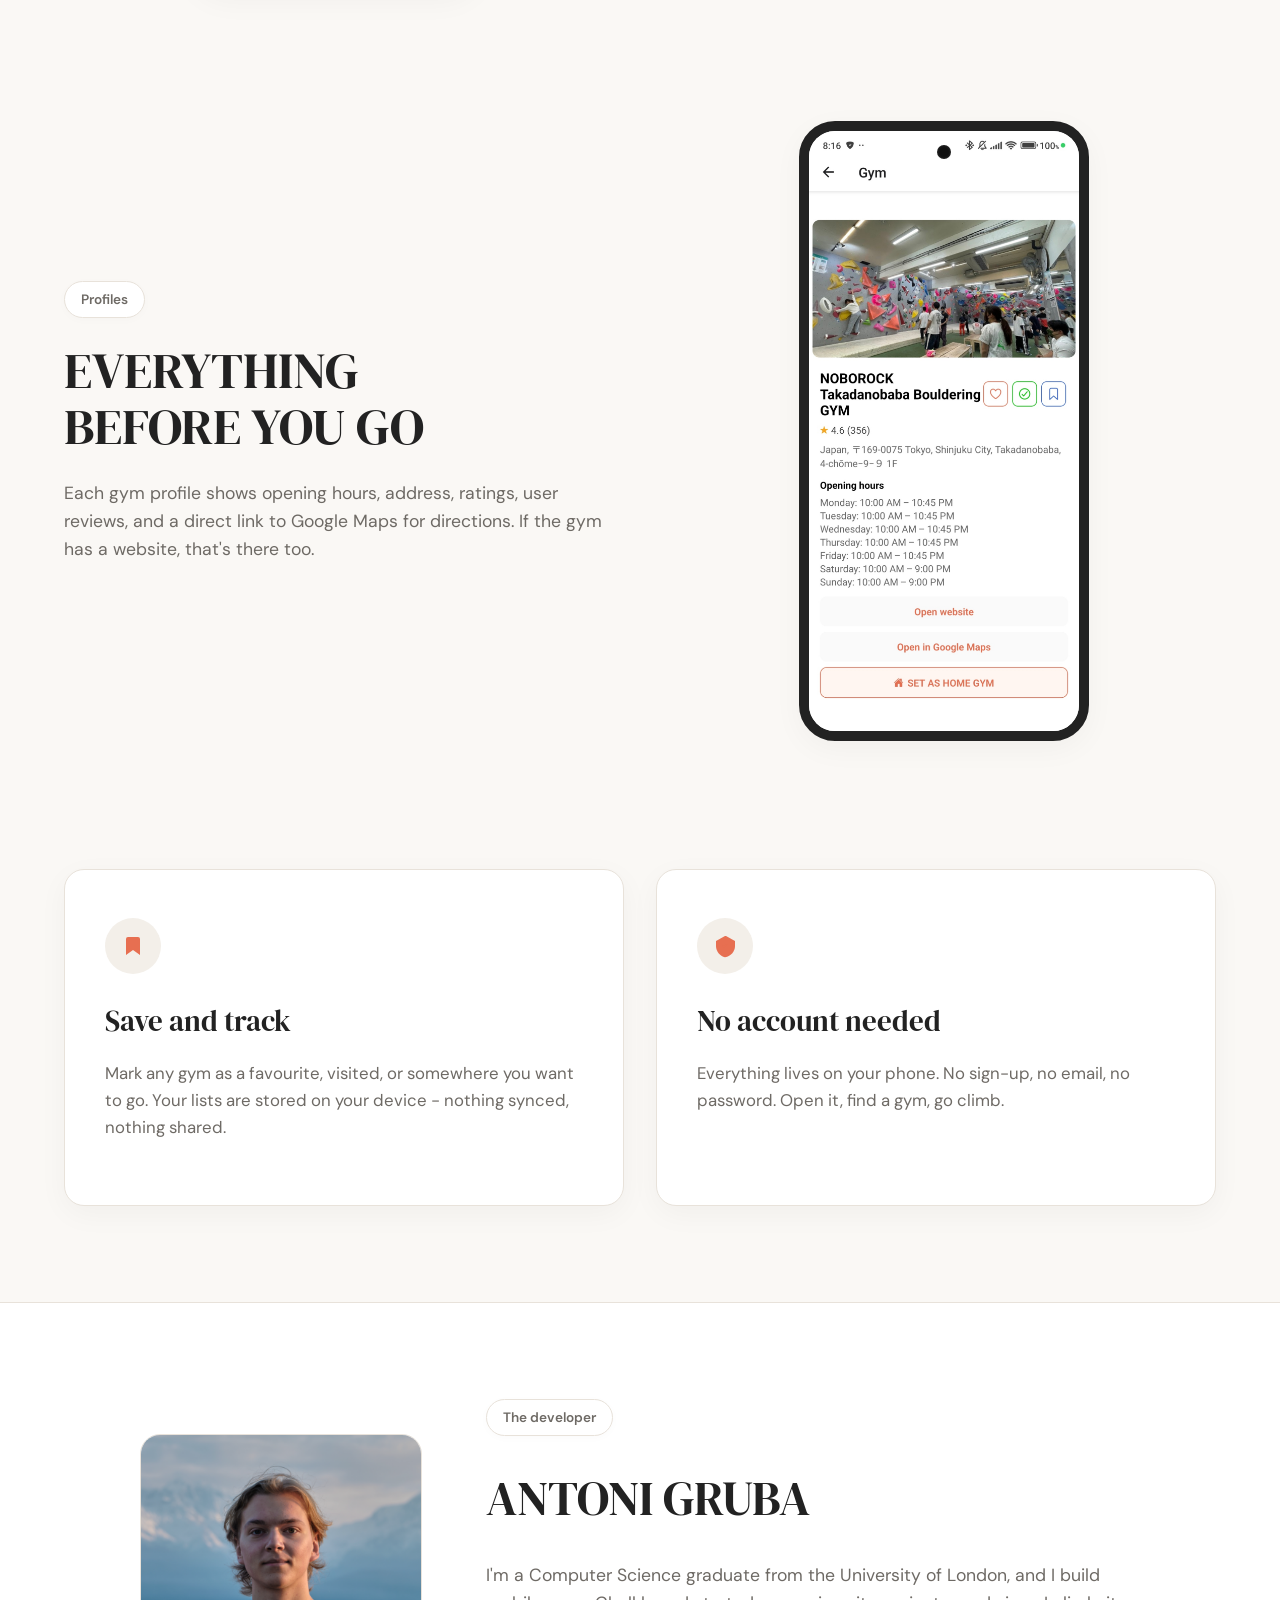
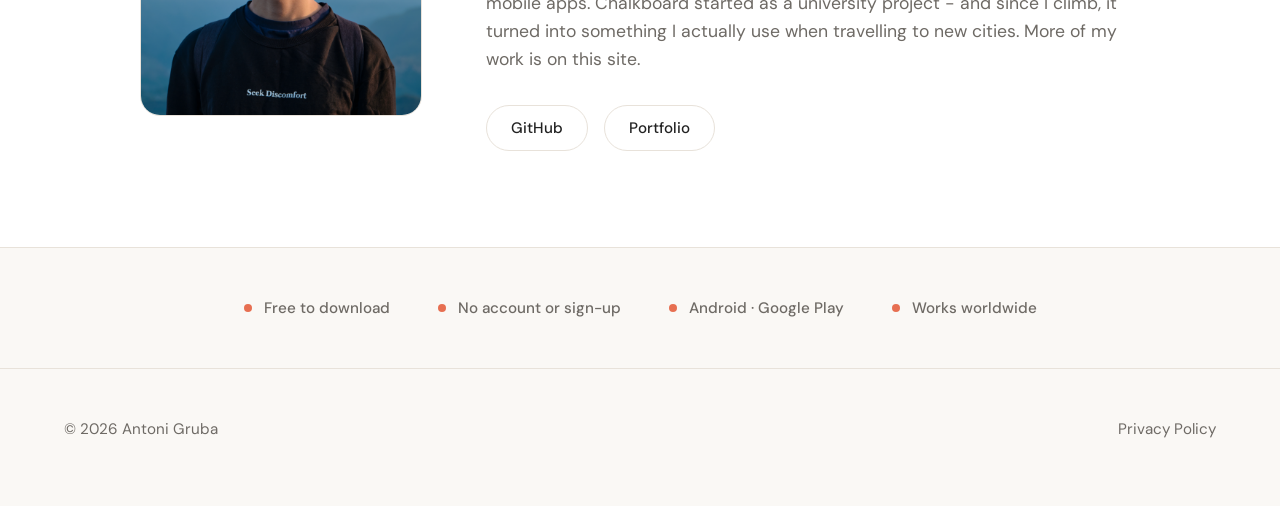
<file: chalkboard/index.html>
<!DOCTYPE html>
<html lang="en">
<head>
  <!-- Google tag (gtag.js) -->
  <script async src="https://www.googletagmanager.com/gtag/js?id=G-9PYTMMY21R"></script>
  <script src="/analytics.js"></script>
  <meta charset="UTF-8">
  <meta name="viewport" content="width=device-width, initial-scale=1.0">
  <title>Chalkboard - Find Climbing Gyms</title>
  <meta name="description" content="Discover climbing gyms wherever you are. Map-based search, gym profiles, and personal lists - free on Android.">
  <link rel="canonical" href="https://antonigruba.work/chalkboard/">
  <meta property="og:type" content="website">
  <meta property="og:site_name" content="Antoni Gruba">
  <meta property="og:title" content="Chalkboard - Find Climbing Gyms">
  <meta property="og:description" content="Discover climbing gyms wherever you are. Map-based search, gym profiles, and personal lists - free on Android.">
  <meta property="og:url" content="https://antonigruba.work/chalkboard/">
  <meta property="og:image" content="https://antonigruba.work/images/climbing-app-screenshots.jpg">
  <meta property="og:image:width" content="1200">
  <meta property="og:image:height" content="600">
  <meta property="og:image:alt" content="Chalkboard app screenshots">
  <meta name="twitter:card" content="summary_large_image">
  <link rel="preconnect" href="https://fonts.googleapis.com">
  <link rel="preconnect" href="https://fonts.gstatic.com" crossorigin>
  <link href="https://fonts.googleapis.com/css2?family=DM+Serif+Display&family=DM+Sans:wght@300;400;500;600;700&display=swap" rel="stylesheet">
  <link rel="stylesheet" href="style.css">
</head>
<body>

  <nav>
    <a class="nav-back" href="https://antonigruba.work">← antonigruba.work</a>
    <span class="nav-wordmark">CHALKBOARD</span>
  </nav>


  <!--  HERO  -->
  <section class="hero">
    <div class="hero-text">
      <p class="eyebrow">Android · Free</p>
      <h1 class="hero-title">
        FIND YOUR<br>
        <span class="coral">NEXT CLIMB</span>
      </h1>
      <p class="hero-sub">
        Discover climbing gyms wherever you are - near home, or in a city you've never been to. Search the map, read what climbers say, save the ones worth returning to.
      </p>
      <a class="play-btn"
         href="https://play.google.com/store/apps/details?id=com.antek.chalkboard"
         target="_blank" rel="noopener noreferrer">
        <!-- Google Play icon -->
        <svg viewBox="0 0 24 24" fill="currentColor" aria-hidden="true">
          <path d="M3.18 23.76c.3.17.65.19.97.07L17.22 16.27l-2.97-2.98L3.18 23.76zm-1.43-1.42V1.66c0-.36.17-.68.45-.86L13.8 12 2.2 23.2a1 1 0 0 1-.45-.86zM22.1 10.6l-2.82-1.63-3.27 3.03 3.27 3.04 2.85-1.65a1.45 1.45 0 0 0 0-2.79zM4.15.17l13.07 7.56-2.97 2.97L4.15.17z"/>
        </svg>
        Get it on Google Play
      </a>
    </div>

    <div class="phone-wrap">
      <div class="phone">
        <div class="phone-screen">
            <img src="./images/home-map.jpg" alt="Map screen showing climbing gyms">
        </div>
      </div>
    </div>
  </section>

  <hr class="chalk">


  <!--  FEATURES  -->
  <section class="features">

    <!-- Feature 1: Top gyms ranking -->
    <div class="feature feature--flip reveal">
      <div class="phone-wrap">
        <div class="phone">
          <div class="phone-screen">
              <img src="./images/top-gyms.jpg" alt="Top gyms ranking screen">
          </div>
        </div>
      </div>
      <div>
        <span class="feature-label">Rankings</span>
        <h2 class="feature-heading">THE BEST<br>GYMS NEARBY</h2>
        <p class="feature-body">
          Gyms are ranked by a score that factors in both their rating and how many people reviewed them - so a 4.9 from twelve visitors ranks lower than a 4.7 from three hundred. Adjust the search radius from 1 to 25 km and the list updates instantly.
        </p>
      </div>
    </div>

    <!-- Feature 2: Gym profiles -->
    <div class="feature reveal">
      <div>
        <span class="feature-label">Profiles</span>
        <h2 class="feature-heading">EVERYTHING<br>BEFORE YOU GO</h2>
        <p class="feature-body">
          Each gym profile shows opening hours, address, ratings, user reviews, and a direct link to Google Maps for directions. If the gym has a website, that's there too.
        </p>
      </div>
      <div class="phone-wrap">
        <div class="phone">
          <div class="phone-screen">
              <img src="./images/gym-profile.jpg" alt="Gym profile screen">
          </div>
        </div>
      </div>
    </div>

    <!-- Two small features -->
    <div class="small-pair reveal">

      <div class="small-card">
        <div class="small-icon">
          <!-- Bookmark icon -->
          <svg viewBox="0 0 24 24">
            <path d="M19 21 12 16 5 21V5a2 2 0 0 1 2-2h10a2 2 0 0 1 2 2v16z"/>
          </svg>
        </div>
        <p class="small-card-title">Save and track</p>
        <p class="small-card-body">
          Mark any gym as a favourite, visited, or somewhere you want to go. Your lists are stored on your device - nothing synced, nothing shared.
        </p>
      </div>

      <div class="small-card">
        <div class="small-icon">
          <!-- Shield / privacy icon -->
          <svg viewBox="0 0 24 24">
            <path d="M12 2 3 7v5c0 5.25 3.75 10.15 9 11.25C18.25 22.15 22 17.25 22 12V7l-9-5z"/>
            <polyline points="9 12 11 14 15 10"/>
          </svg>
        </div>
        <p class="small-card-title">No account needed</p>
        <p class="small-card-body">
          Everything lives on your phone. No sign-up, no email, no password. Open it, find a gym, go climb.
        </p>
      </div>

    </div>

  </section>


  <!--  ABOUT THE DEVELOPER  -->
  <div class="about-wrap">
    <div class="about reveal">

      <div class="about-photo">
          <img src="./images/dev.png" alt="Antoni Gruba photo">
      </div>

      <div>
        <p class="eyebrow">The developer</p>
        <h2 class="about-name">ANTONI GRUBA</h2>
        <p class="about-body">
          I'm a Computer Science graduate from the University of London, and I build mobile apps. Chalkboard started as a university project - and since I climb, it turned into something I actually use when travelling to new cities. More of my work is on this site.
        </p>
        <div class="about-links">
          <a class="about-link" href="https://github.com/ubantpy" target="_blank" rel="noopener">GitHub</a>
          <a class="about-link" href="https://antonigruba.work">Portfolio</a>
        </div>
      </div>

    </div>
  </div>


  <!--  QUICK FACTS STRIP  -->
  <div class="strip">
    <div class="strip-item">
      <div class="strip-dot"></div>
      <span class="strip-text">Free to download</span>
    </div>
    <div class="strip-item">
      <div class="strip-dot"></div>
      <span class="strip-text">No account or sign-up</span>
    </div>
    <div class="strip-item">
      <div class="strip-dot"></div>
      <span class="strip-text">Android · Google Play</span>
    </div>
    <div class="strip-item">
      <div class="strip-dot"></div>
      <span class="strip-text">Works worldwide</span>
    </div>
  </div>


  <!-- ─Footer -->
  <footer>
    <p>© 2026 Antoni Gruba</p>
    <a href="/chalkboard/privacy-policy">Privacy Policy</a>
  </footer>


  <script>
    // Scroll reveal
    const els = document.querySelectorAll('.reveal');
    const io = new IntersectionObserver((entries) => {
      entries.forEach(e => {
        if (e.isIntersecting) {
          e.target.classList.add('visible');
          io.unobserve(e.target);
        }
      });
    }, { threshold: 0.12 });
    els.forEach(el => io.observe(el));
  </script>

</body>
</html>
</file>
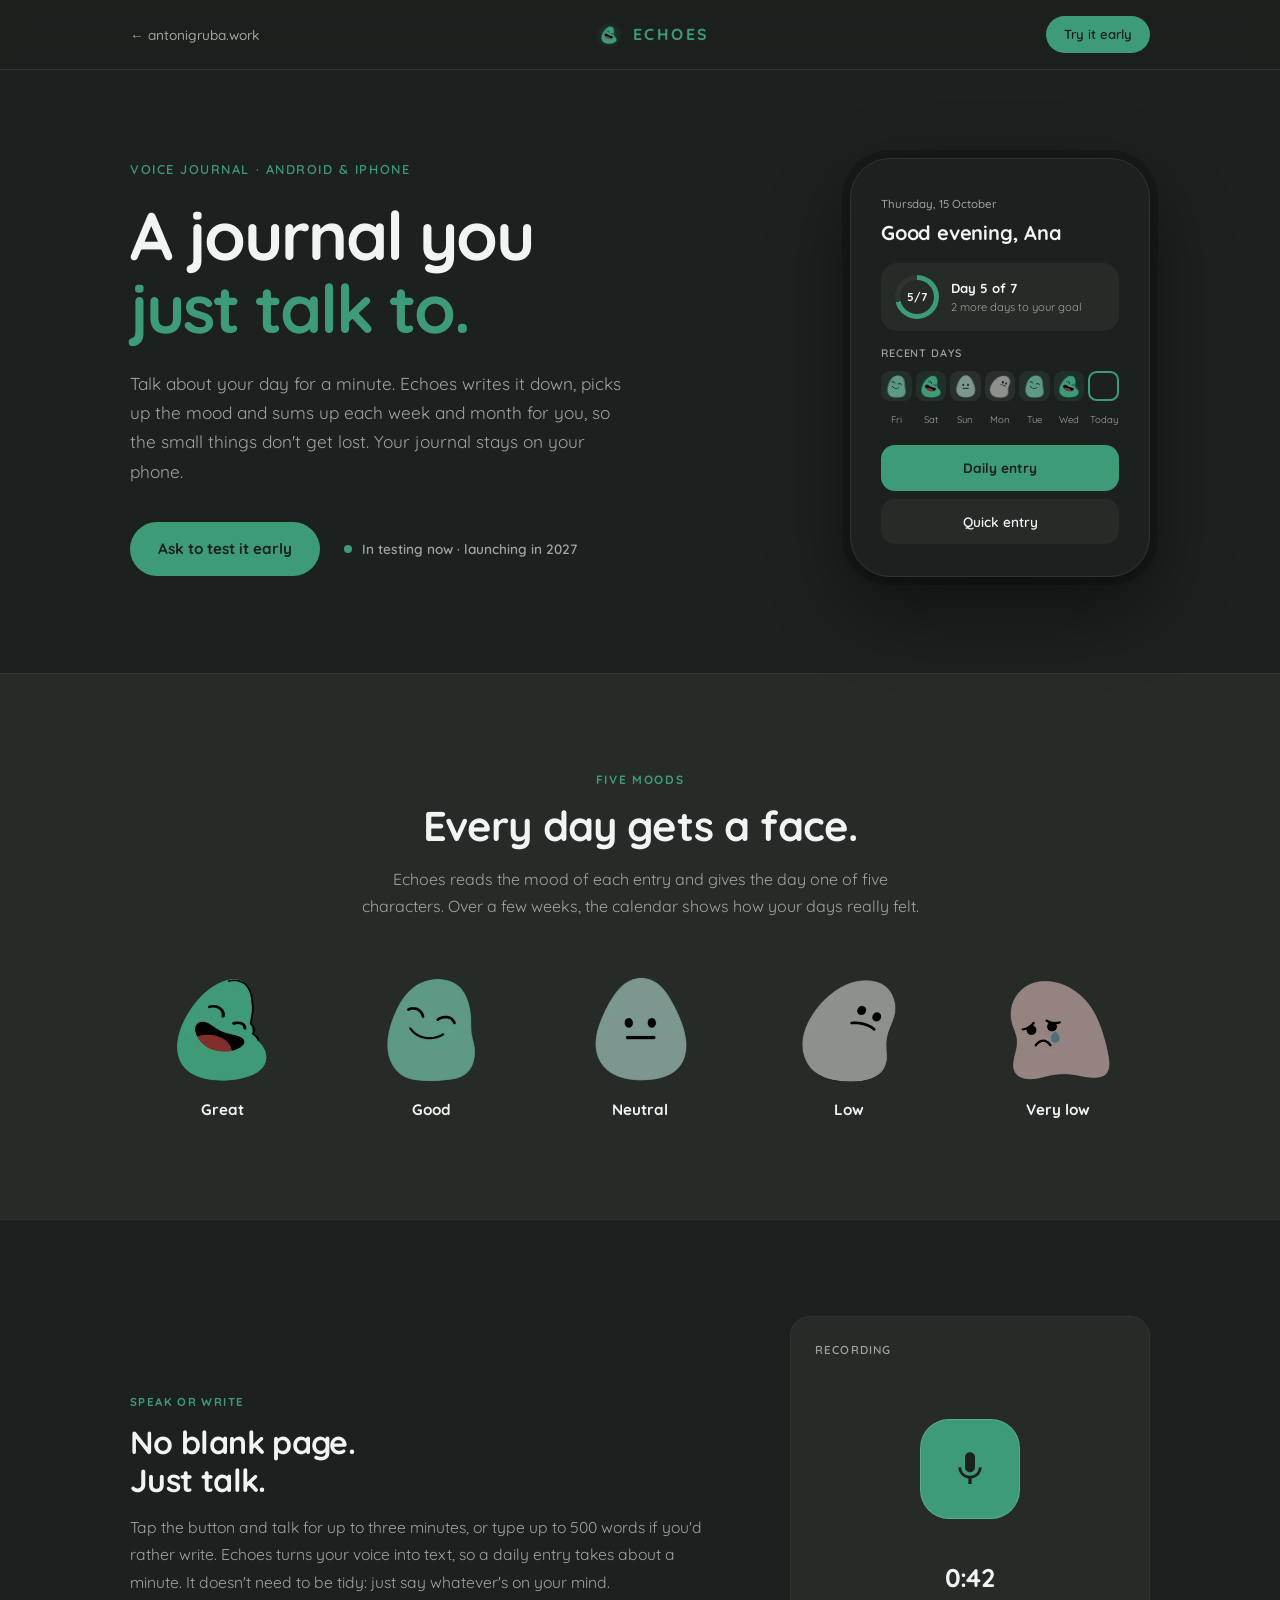
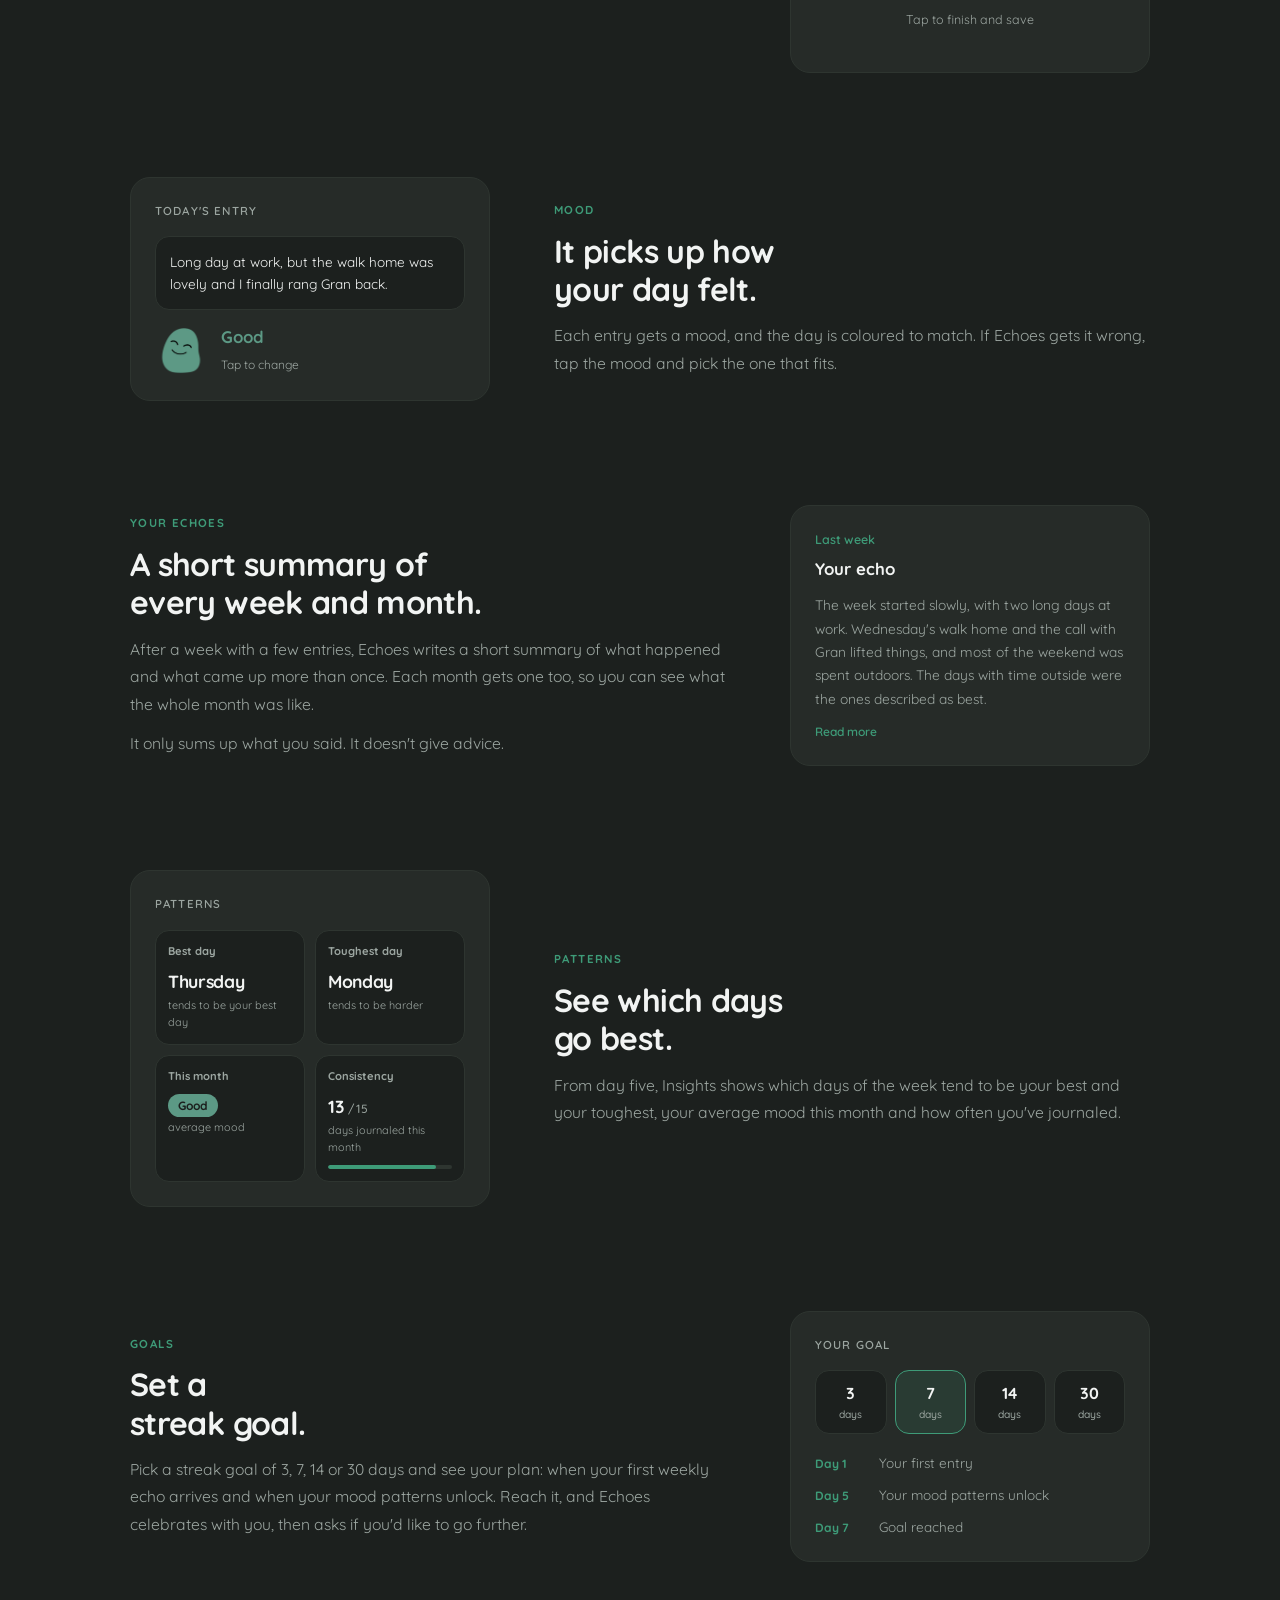
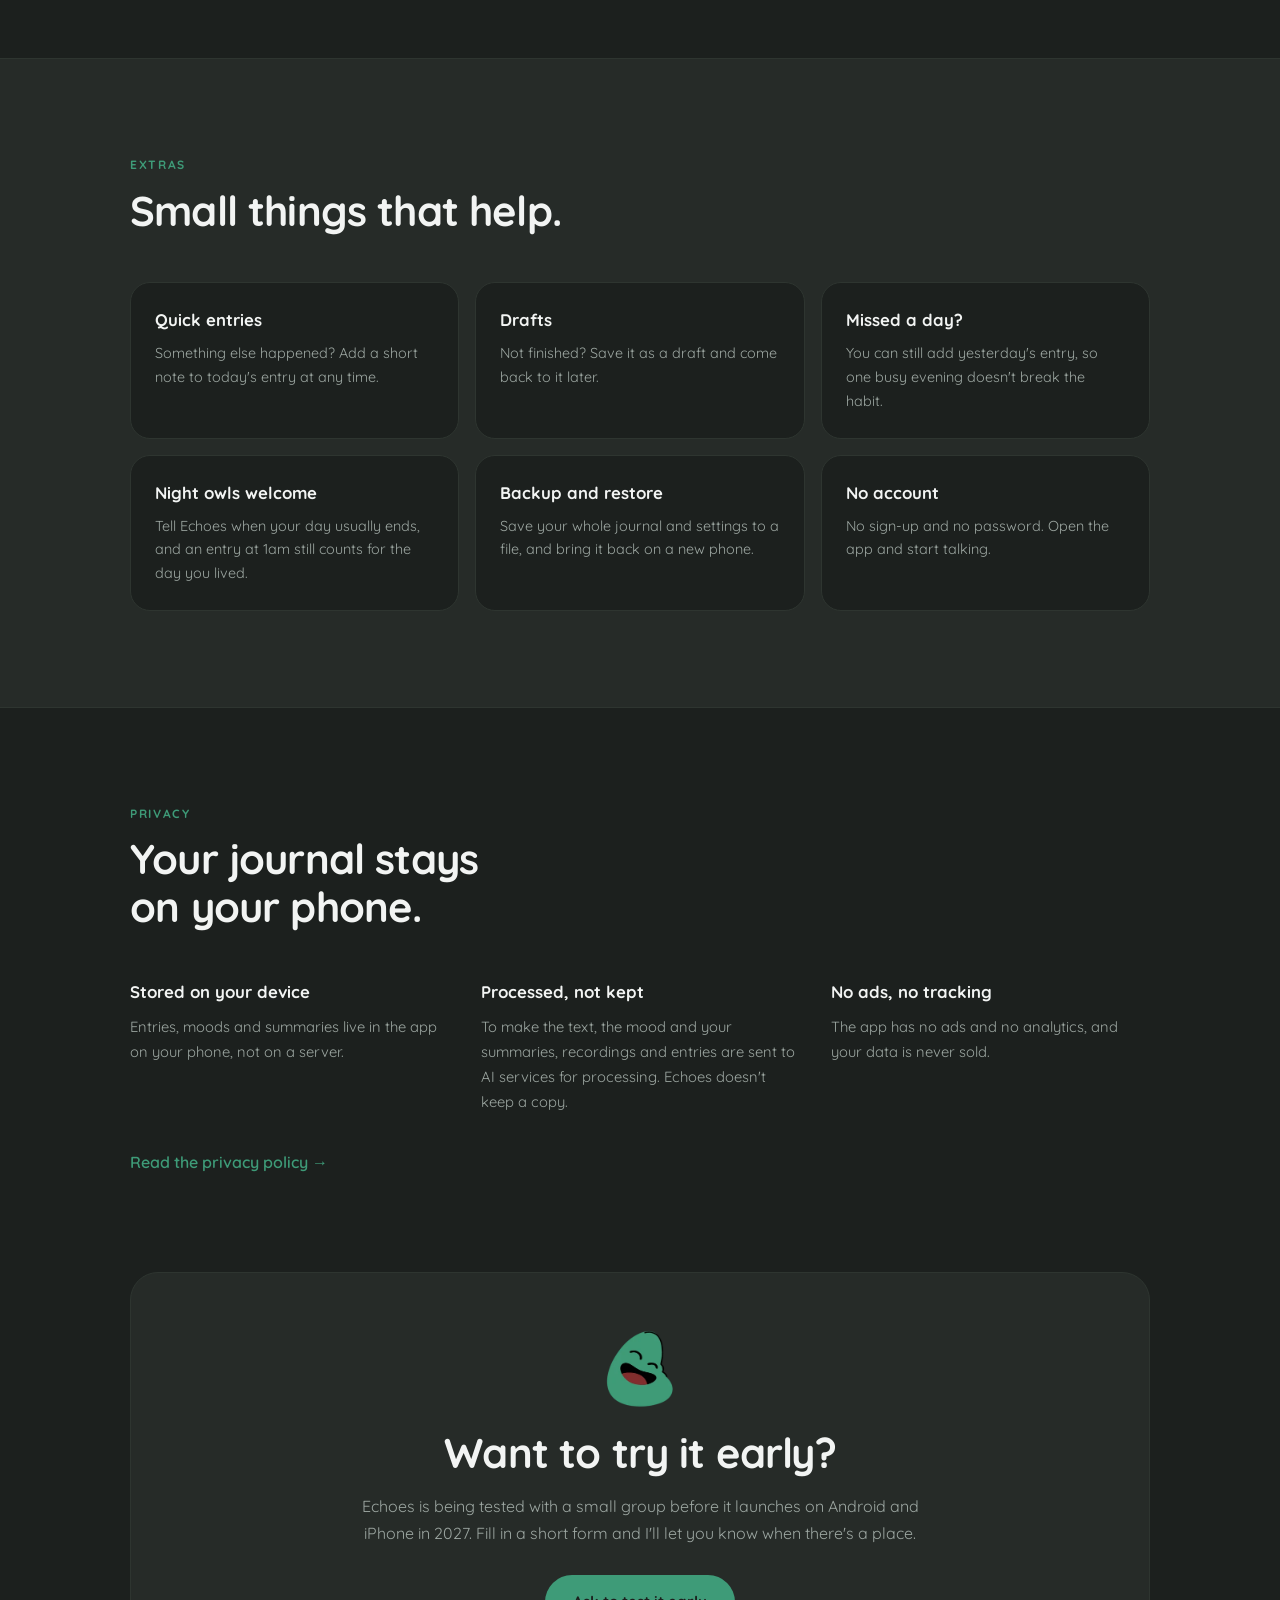
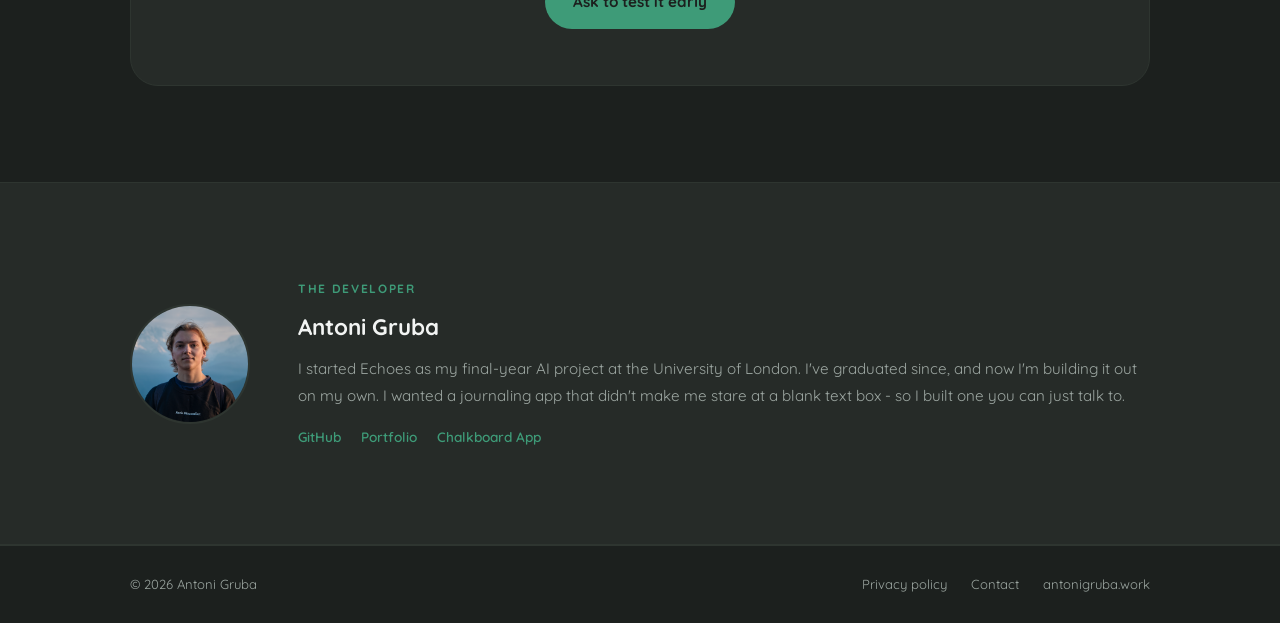
<file: echoes/index.html>
<!DOCTYPE html>
<html lang="en">
<head>
  <!-- Google tag (gtag.js) -->
  <script async src="https://www.googletagmanager.com/gtag/js?id=G-9PYTMMY21R"></script>
  <script src="/analytics.js"></script>
  <meta charset="UTF-8">
  <meta name="viewport" content="width=device-width, initial-scale=1.0">
  <title>Echoes: Voice Journal &amp; Mood</title>
  <meta name="description" content="Echoes is a voice journal. Talk about your day for a minute; Echoes writes it down, picks up the mood and sums up each week for you. Your journal stays on your phone.">
  <link rel="canonical" href="https://antonigruba.work/echoes/">
  <meta property="og:type" content="website">
  <meta property="og:site_name" content="Antoni Gruba">
  <meta property="og:title" content="Echoes: Voice Journal &amp; Mood">
  <meta property="og:description" content="Talk about your day for a minute; Echoes writes it down, picks up the mood and sums up each week for you.">
  <meta property="og:url" content="https://antonigruba.work/echoes/">
  <meta property="og:image" content="https://antonigruba.work/images/echoes-app-screenshots.jpg">
  <meta property="og:image:width" content="1200">
  <meta property="og:image:height" content="600">
  <meta property="og:image:alt" content="Echoes app screenshots">
  <meta name="twitter:card" content="summary_large_image">
  <meta name="theme-color" content="#1C201E">
  <link rel="icon" type="image/png" href="images/favicon.png">
  <link rel="preconnect" href="https://fonts.googleapis.com">
  <link rel="preconnect" href="https://fonts.gstatic.com" crossorigin>
  <link href="https://fonts.googleapis.com/css2?family=Quicksand:wght@400;500;600;700&display=swap" rel="stylesheet">
  <style>
    /* ── Tokens (the app's own colours) ─────────────────── */
    :root {
      --bg:        #1C201E;
      --surface:   #262B28;
      --surface2:  #2e3530;
      --accent:    #3E9B78;
      --text:      #F2F4F3;
      --muted:     #9CA6A1;
      --great:     #3E9B78;
      --good:      #5C9985;
      --neutral:   #7C9791;
      --low:       #8C918D;
      --very-low:  #958383;
      --radius-card: 20px;
      --radius-pill: 40px;
      --gutter: 40px;
    }

    *, *::before, *::after { box-sizing: border-box; margin: 0; padding: 0; }

    html { scroll-behavior: smooth; }

    body {
      font-family: 'Quicksand', sans-serif;
      background: var(--bg);
      color: var(--text);
      line-height: 1.6;
      -webkit-font-smoothing: antialiased;
      overflow-x: hidden;
    }

    a { color: inherit; text-decoration: none; }
    img { display: block; max-width: 100%; height: auto; }

    .container {
      width: 100%;
      max-width: 1100px;
      margin: 0 auto;
      padding: 0 var(--gutter);
    }

    /* ── Nav ────────────────────────────────────────────── */
    nav {
      position: sticky;
      top: 0;
      z-index: 100;
      background: rgba(28, 32, 30, 0.88);
      backdrop-filter: blur(12px);
      -webkit-backdrop-filter: blur(12px);
      border-bottom: 1px solid var(--surface2);
    }

    .nav-inner {
      display: flex;
      align-items: center;
      justify-content: space-between;
      gap: 16px;
      padding-top: 16px;
      padding-bottom: 16px;
    }

    .nav-back {
      font-size: 0.85rem;
      font-weight: 500;
      color: var(--muted);
      white-space: nowrap;
      transition: color 0.2s;
    }
    .nav-back:hover { color: var(--text); }

    .nav-brand {
      display: flex;
      align-items: center;
      gap: 10px;
      font-size: 1rem;
      font-weight: 700;
      letter-spacing: 0.15em;
      color: var(--accent);
    }
    .nav-brand img { width: 28px; height: 28px; border-radius: 8px; }

    .nav-pill {
      font-size: 0.82rem;
      font-weight: 600;
      color: var(--bg);
      background: var(--accent);
      padding: 8px 18px;
      border-radius: var(--radius-pill);
      white-space: nowrap;
      transition: opacity 0.2s;
    }
    .nav-pill:hover { opacity: 0.85; }

    /* ── Buttons and badges ─────────────────────────────── */
    .btn {
      display: inline-flex;
      align-items: center;
      justify-content: center;
      gap: 8px;
      font-family: inherit;
      font-weight: 700;
      font-size: 0.95rem;
      padding: 15px 28px;
      border-radius: var(--radius-pill);
      transition: opacity 0.2s, border-color 0.2s;
    }
    .btn-primary { background: var(--accent); color: var(--bg); }
    .btn-primary:hover { opacity: 0.88; }
    .btn-secondary {
      background: var(--surface);
      color: var(--text);
      border: 1px solid var(--surface2);
      font-weight: 600;
    }
    .btn-secondary:hover { border-color: var(--accent); }

    .status {
      display: inline-flex;
      align-items: center;
      gap: 10px;
      font-size: 0.85rem;
      font-weight: 600;
      color: var(--muted);
    }
    .status .dot {
      width: 8px;
      height: 8px;
      border-radius: 50%;
      background: var(--accent);
      flex-shrink: 0;
      animation: pulse 2s ease-in-out infinite;
    }
    @keyframes pulse {
      0%, 100% { opacity: 1; }
      50% { opacity: 0.3; }
    }

    /* ── Hero ───────────────────────────────────────────── */
    .hero {
      display: grid;
      grid-template-columns: minmax(0, 1fr) auto;
      align-items: center;
      gap: 64px;
      padding-top: 88px;
      padding-bottom: 96px;
    }

    .eyebrow {
      font-size: 0.8rem;
      font-weight: 600;
      letter-spacing: 0.12em;
      text-transform: uppercase;
      color: var(--accent);
      margin-bottom: 20px;
    }

    .hero-title {
      font-size: clamp(2.5rem, 6vw, 4.2rem);
      font-weight: 700;
      line-height: 1.08;
      letter-spacing: -0.03em;
      margin-bottom: 24px;
    }
    .hero-title em { font-style: normal; color: var(--accent); }

    .hero-sub {
      font-size: 1.08rem;
      color: var(--muted);
      max-width: 500px;
      line-height: 1.7;
      margin-bottom: 36px;
    }

    .hero-actions {
      display: flex;
      flex-wrap: wrap;
      align-items: center;
      gap: 16px 24px;
    }

    /* ── Phone mock-up ──────────────────────────────────── */
    .phone {
      width: 300px;
      max-width: 100%;
      background: var(--bg);
      border: 1px solid var(--surface2);
      border-radius: 40px;
      padding: 14px;
      box-shadow: 0 30px 80px rgba(0, 0, 0, 0.45), 0 0 0 8px #161a18;
    }

    .screen {
      background: var(--bg);
      border-radius: 28px;
      padding: 22px 16px 18px;
      display: flex;
      flex-direction: column;
      gap: 14px;
    }

    .screen-date { font-size: 0.72rem; color: var(--muted); font-weight: 500; }
    .screen-hello { font-size: 1.25rem; font-weight: 700; letter-spacing: -0.01em; margin-top: -10px; }

    .goal-card {
      display: flex;
      align-items: center;
      gap: 12px;
      background: var(--surface);
      border-radius: 16px;
      padding: 12px 14px;
    }
    .goal-ring {
      width: 44px;
      height: 44px;
      border-radius: 50%;
      background: conic-gradient(var(--accent) 0 71%, var(--surface2) 71% 100%);
      display: grid;
      place-items: center;
      flex-shrink: 0;
    }
    .goal-ring span {
      width: 34px;
      height: 34px;
      border-radius: 50%;
      background: var(--surface);
      display: grid;
      place-items: center;
      font-size: 0.72rem;
      font-weight: 700;
    }
    .goal-title { font-size: 0.82rem; font-weight: 700; }
    .goal-sub { font-size: 0.7rem; color: var(--muted); }

    .mini-label {
      font-size: 0.68rem;
      font-weight: 600;
      letter-spacing: 0.08em;
      text-transform: uppercase;
      color: var(--muted);
      margin-bottom: 8px;
    }

    .days {
      display: grid;
      grid-template-columns: repeat(7, minmax(0, 1fr));
      gap: 4px;
      text-align: center;
    }
    /* Each day is a squircle tinted with its mood colour, with the character inside, like the app */
    .day .blob {
      width: 100%;
      max-width: 36px;
      aspect-ratio: 1;
      margin: 0 auto 4px;
      border-radius: 28%;
      display: grid;
      place-items: center;
    }
    .day .blob img { width: 83%; }
    .blob.great    { background: rgba(62, 155, 120, 0.13); }
    .blob.good     { background: rgba(92, 153, 133, 0.13); }
    .blob.neutral  { background: rgba(124, 151, 145, 0.13); }
    .blob.low      { background: rgba(140, 145, 141, 0.13); }
    .blob.very-low { background: rgba(149, 131, 131, 0.13); }
    .blob.today    { border: 2px solid var(--accent); }
    .day small { font-size: 0.6rem; color: var(--muted); }

    .screen-btn {
      background: var(--accent);
      color: var(--bg);
      border-radius: 14px;
      padding: 12px;
      text-align: center;
      font-weight: 700;
      font-size: 0.85rem;
    }
    .screen-btn.secondary {
      background: var(--surface);
      color: var(--text);
      font-weight: 600;
      margin-top: -6px;
    }

    /* ── Sections ───────────────────────────────────────── */
    section { padding: 96px 0; }
    .band { background: var(--surface); border-top: 1px solid var(--surface2); border-bottom: 1px solid var(--surface2); }

    .section-tag {
      font-size: 0.75rem;
      font-weight: 700;
      letter-spacing: 0.14em;
      text-transform: uppercase;
      color: var(--accent);
      margin-bottom: 12px;
    }

    .section-heading {
      font-size: clamp(1.8rem, 4vw, 2.6rem);
      font-weight: 700;
      letter-spacing: -0.02em;
      line-height: 1.15;
      margin-bottom: 16px;
    }

    .section-sub {
      font-size: 1rem;
      color: var(--muted);
      max-width: 580px;
      line-height: 1.7;
    }

    .center { text-align: center; }
    .center .section-sub { margin: 0 auto; }

    /* ── Moods ──────────────────────────────────────────── */
    .moods {
      display: grid;
      grid-template-columns: repeat(5, minmax(0, 1fr));
      gap: 24px;
      margin-top: 56px;
    }
    .mood { text-align: center; }
    .mood img { width: 100%; max-width: 120px; margin: 0 auto 14px; }
    .mood p { font-weight: 700; font-size: 0.95rem; }

    /* ── Feature rows ───────────────────────────────────── */
    .features { display: flex; flex-direction: column; gap: 104px; }

    .feature-row {
      display: grid;
      grid-template-columns: minmax(0, 1fr) minmax(0, 360px);
      align-items: center;
      gap: 64px;
    }
    .feature-row.flip { grid-template-columns: minmax(0, 360px) minmax(0, 1fr); }
    .feature-row.flip .feature-text { order: 2; }
    .feature-row.flip .card { order: 1; }

    .feature-label {
      display: block;
      font-size: 0.72rem;
      font-weight: 700;
      letter-spacing: 0.12em;
      text-transform: uppercase;
      color: var(--accent);
      margin-bottom: 12px;
    }

    .feature-heading {
      font-size: clamp(1.5rem, 3vw, 2rem);
      font-weight: 700;
      letter-spacing: -0.02em;
      line-height: 1.2;
      margin-bottom: 14px;
    }

    .feature-body { font-size: 0.98rem; color: var(--muted); line-height: 1.75; }
    .feature-body + .feature-body { margin-top: 12px; }

    /* Card visuals */
    .card {
      width: 100%;
      background: var(--surface);
      border: 1px solid var(--surface2);
      border-radius: var(--radius-card);
      padding: 24px;
    }

    .card-label {
      font-size: 0.72rem;
      font-weight: 600;
      color: var(--muted);
      text-transform: uppercase;
      letter-spacing: 0.1em;
      margin-bottom: 16px;
    }

    .record {
      display: flex;
      flex-direction: column;
      align-items: center;
      gap: 12px;
      padding: 8px 0 18px;
    }
    /* The app's recording squircle: 140px with a 40px corner radius, scaled down */
    .record-btn {
      position: relative;
      width: 100px;
      height: 100px;
      margin: 36px 0 26px;
      border-radius: 29px;
      background: var(--accent);
      border: 1px solid rgba(255, 255, 255, 0.15);
      display: grid;
      place-items: center;
    }
    .record-btn svg { width: 40px; height: 40px; position: relative; }
    /* Echo rings: expand and fade outwards from the squircle, like the app */
    .record-btn .ring {
      position: absolute;
      inset: -1px;
      border-radius: 29px;
      border: 1.5px solid var(--accent);
      opacity: 0;
      animation: echo-ring 2s linear infinite;
    }
    .record-btn .ring:nth-child(2) { animation-delay: 0.65s; }
    .record-btn .ring:nth-child(3) { animation-delay: 1.3s; }
    @keyframes echo-ring {
      from { transform: scale(1); opacity: 0.55; }
      to { transform: scale(1.7); opacity: 0; }
    }
    .record-time { font-size: 1.6rem; font-weight: 700; letter-spacing: -0.02em; }
    .record-hint { font-size: 0.78rem; color: var(--muted); }

    .transcript {
      background: var(--bg);
      border: 1px solid var(--surface2);
      border-radius: 14px;
      padding: 14px;
      font-size: 0.85rem;
      color: var(--text);
      line-height: 1.6;
    }

    .entry-mood {
      display: flex;
      align-items: center;
      gap: 14px;
      margin-top: 14px;
    }
    .entry-mood img { width: 52px; }
    .entry-mood strong { display: block; font-size: 1.05rem; color: var(--great); }
    .entry-mood span { font-size: 0.75rem; color: var(--muted); }

    .echo-period { font-size: 0.78rem; font-weight: 600; color: var(--accent); margin-bottom: 6px; }
    .echo-title { font-size: 1.05rem; font-weight: 700; margin-bottom: 10px; }
    .echo-body { font-size: 0.86rem; color: var(--muted); line-height: 1.7; }
    .echo-more { font-size: 0.75rem; font-weight: 600; color: var(--accent); margin-top: 12px; }

    .pattern-grid {
      display: grid;
      grid-template-columns: repeat(2, minmax(0, 1fr));
      gap: 10px;
    }
    .pattern-card {
      background: var(--bg);
      border: 1px solid var(--surface2);
      border-radius: 14px;
      padding: 12px;
      min-width: 0;
    }
    .pattern-title { font-size: 0.7rem; font-weight: 700; color: var(--muted); margin-bottom: 6px; }
    .pattern-value { font-size: 1.1rem; font-weight: 700; letter-spacing: -0.02em; }
    .pattern-value span { font-size: 0.75rem; font-weight: 500; color: var(--muted); }
    .pattern-sub { font-size: 0.68rem; color: var(--muted); margin-top: 2px; }
    .chip {
      display: inline-block;
      padding: 2px 10px;
      border-radius: 20px;
      font-size: 0.75rem;
      font-weight: 700;
      color: var(--bg);
      background: var(--good);
    }
    .bar { height: 4px; background: var(--surface2); border-radius: 2px; margin-top: 8px; overflow: hidden; }
    .bar i { display: block; height: 100%; width: 87%; background: var(--accent); border-radius: 2px; }

    .goal-options { display: flex; gap: 8px; margin-bottom: 18px; flex-wrap: wrap; }
    .goal-option {
      flex: 1;
      min-width: 56px;
      text-align: center;
      padding: 10px 0;
      border-radius: 14px;
      border: 1px solid var(--surface2);
      background: var(--bg);
      font-weight: 700;
    }
    .goal-option small { display: block; font-size: 0.65rem; font-weight: 500; color: var(--muted); }
    .goal-option.picked { border-color: var(--accent); background: rgba(62, 155, 120, 0.14); }

    .plan { list-style: none; display: flex; flex-direction: column; gap: 10px; }
    .plan li { display: flex; gap: 12px; align-items: baseline; font-size: 0.85rem; }
    .plan b { flex-shrink: 0; width: 52px; font-size: 0.75rem; color: var(--accent); }
    .plan span { color: var(--muted); }

    /* ── Small features grid ────────────────────────────── */
    .grid {
      display: grid;
      grid-template-columns: repeat(3, minmax(0, 1fr));
      gap: 16px;
      margin-top: 48px;
    }
    .tile {
      background: var(--bg);
      border: 1px solid var(--surface2);
      border-radius: var(--radius-card);
      padding: 24px;
    }
    .tile h3 { font-size: 1.05rem; font-weight: 700; margin-bottom: 8px; }
    .tile p { font-size: 0.9rem; color: var(--muted); line-height: 1.65; }

    /* ── Privacy ────────────────────────────────────────── */
    .privacy-points {
      display: grid;
      grid-template-columns: repeat(3, minmax(0, 1fr));
      gap: 32px;
      margin-top: 48px;
    }
    .privacy-points h3 { font-size: 1.05rem; font-weight: 700; margin-bottom: 8px; }
    .privacy-points p { font-size: 0.92rem; color: var(--muted); line-height: 1.7; }
    .privacy-link {
      display: inline-block;
      margin-top: 36px;
      font-weight: 600;
      color: var(--accent);
      border-bottom: 1px solid transparent;
      transition: border-color 0.2s;
    }
    .privacy-link:hover { border-color: var(--accent); }

    /* ── Early access ───────────────────────────────────── */
    .cta {
      background: var(--surface);
      border: 1px solid var(--surface2);
      border-radius: 28px;
      padding: 56px 40px;
      text-align: center;
    }
    .cta img { width: 88px; margin: 0 auto 20px; }
    .cta .section-sub { margin: 0 auto 28px; }

    /* ── About ──────────────────────────────────────────── */
    .about {
      display: flex;
      align-items: center;
      gap: 48px;
    }
    .about-photo {
      width: 120px;
      height: 120px;
      border-radius: 50%;
      overflow: hidden;
      flex-shrink: 0;
      border: 2px solid var(--surface2);
    }
    .about-photo img { width: 100%; height: 100%; object-fit: cover; }
    .about-name { font-size: 1.4rem; font-weight: 700; margin-bottom: 10px; }
    .about-body { font-size: 0.95rem; color: var(--muted); line-height: 1.75; margin-bottom: 16px; }
    .about-links { display: flex; flex-wrap: wrap; gap: 8px 20px; }
    .about-link {
      font-size: 0.85rem;
      font-weight: 600;
      color: var(--accent);
      border-bottom: 1px solid transparent;
      transition: border-color 0.2s;
    }
    .about-link:hover { border-color: var(--accent); }

    /* ── Footer ─────────────────────────────────────────── */
    footer { border-top: 1px solid var(--surface2); }
    .footer-inner {
      display: flex;
      flex-wrap: wrap;
      align-items: center;
      justify-content: space-between;
      gap: 12px 24px;
      padding-top: 28px;
      padding-bottom: 28px;
      font-size: 0.82rem;
      color: var(--muted);
    }
    .footer-links { display: flex; flex-wrap: wrap; gap: 8px 24px; }
    .footer-links a:hover { color: var(--text); }

    /* ── Reveal animation (only when JavaScript runs) ───── */
    .js .reveal {
      opacity: 0;
      transform: translateY(24px);
      transition: opacity 0.55s ease, transform 0.55s ease;
    }
    .js .reveal.visible { opacity: 1; transform: none; }

    @media (prefers-reduced-motion: reduce) {
      html { scroll-behavior: auto; }
      .js .reveal { opacity: 1; transform: none; transition: none; }
      .status .dot { animation: none; }
      .record-btn .ring { animation: none; opacity: 0.25; transform: scale(1.25); }
    }

    /* ── Tablet ─────────────────────────────────────────── */
    @media (max-width: 900px) {
      :root { --gutter: 24px; }

      .hero {
        grid-template-columns: minmax(0, 1fr);
        justify-items: center;
        text-align: center;
        gap: 56px;
        padding-top: 64px;
        padding-bottom: 72px;
      }
      .hero-sub { margin-left: auto; margin-right: auto; }
      .hero-actions { justify-content: center; }

      section { padding: 72px 0; }

      .features { gap: 72px; }
      .feature-row,
      .feature-row.flip {
        grid-template-columns: minmax(0, 1fr);
        gap: 28px;
      }
      .feature-row.flip .feature-text,
      .feature-row .feature-text { order: 1; }
      .feature-row.flip .card,
      .feature-row .card { order: 2; max-width: 440px; }

      .grid { grid-template-columns: repeat(2, minmax(0, 1fr)); }
      .privacy-points { grid-template-columns: minmax(0, 1fr); gap: 24px; }
    }

    /* ── Phone ──────────────────────────────────────────── */
    @media (max-width: 600px) {
      :root { --gutter: 16px; }

      .nav-back { display: none; }
      .nav-pill { padding: 8px 14px; }

      .hero { padding-top: 48px; padding-bottom: 56px; }
      .hero-sub { font-size: 1rem; }
      .hero-actions { flex-direction: column; }
      .hero-actions .btn { width: 100%; }

      .phone { width: 280px; border-radius: 36px; padding: 12px; }

      section { padding: 56px 0; }

      .moods { grid-template-columns: repeat(5, minmax(0, 1fr)); gap: 8px; margin-top: 36px; }
      .mood p { font-size: 0.72rem; }

      .features { gap: 56px; }
      .card { padding: 18px; }

      .grid { grid-template-columns: minmax(0, 1fr); margin-top: 32px; }

      .cta { padding: 40px 20px; border-radius: 24px; }

      .about { flex-direction: column; text-align: center; gap: 20px; }
      .about-links { justify-content: center; }

      .footer-inner { flex-direction: column; text-align: center; }
      .footer-links { justify-content: center; }
    }
  </style>
</head>
<body>

  <!-- Nav -->
  <nav>
    <div class="container nav-inner">
      <a class="nav-back" href="https://antonigruba.work">← antonigruba.work</a>
      <a class="nav-brand" href="#top" aria-label="Echoes, back to top">
        <img src="images/app-icon.webp" alt="" width="28" height="28">
        ECHOES
      </a>
      <a class="nav-pill" href="/#contact?test=echoes">Try it early</a>
    </div>
  </nav>

  <main id="top">

    <!-- Hero -->
    <div class="container hero">
      <div>
        <p class="eyebrow">Voice journal · Android &amp; iPhone</p>
        <h1 class="hero-title">
          A journal you<br>
          <em>just talk to.</em>
        </h1>
        <p class="hero-sub">
          Talk about your day for a minute. Echoes writes it down, picks up the mood and sums up each week and month for you, so the small things don't get lost. Your journal stays on your phone.
        </p>
        <div class="hero-actions">
          <a class="btn btn-primary" href="/#contact?test=echoes">Ask to test it early</a>
          <span class="status"><span class="dot"></span>In testing now · launching in 2027</span>
        </div>
      </div>

      <div class="phone" aria-label="An example of the Echoes Home screen" role="img">
        <div class="screen">
          <p class="screen-date">Thursday, 15 October</p>
          <p class="screen-hello">Good evening, Ana</p>

          <div class="goal-card">
            <div class="goal-ring"><span>5/7</span></div>
            <div>
              <p class="goal-title">Day 5 of 7</p>
              <p class="goal-sub">2 more days to your goal</p>
            </div>
          </div>

          <div>
            <p class="mini-label">Recent days</p>
            <div class="days">
              <div class="day"><div class="blob good"><img src="images/mood-good.webp" alt=""></div><small>Fri</small></div>
              <div class="day"><div class="blob great"><img src="images/mood-great.webp" alt=""></div><small>Sat</small></div>
              <div class="day"><div class="blob neutral"><img src="images/mood-neutral.webp" alt=""></div><small>Sun</small></div>
              <div class="day"><div class="blob low"><img src="images/mood-low.webp" alt=""></div><small>Mon</small></div>
              <div class="day"><div class="blob good"><img src="images/mood-good.webp" alt=""></div><small>Tue</small></div>
              <div class="day"><div class="blob great"><img src="images/mood-great.webp" alt=""></div><small>Wed</small></div>
              <div class="day"><div class="blob today"></div><small>Today</small></div>
            </div>
          </div>

          <div class="screen-btn">Daily entry</div>
          <div class="screen-btn secondary">Quick entry</div>
        </div>
      </div>
    </div>

    <!-- Moods -->
    <section class="band">
      <div class="container center reveal">
        <p class="section-tag">Five moods</p>
        <h2 class="section-heading">Every day gets a face.</h2>
        <p class="section-sub">
          Echoes reads the mood of each entry and gives the day one of five characters. Over a few weeks, the calendar shows how your days really felt.
        </p>
        <div class="moods">
          <div class="mood"><img src="images/mood-great.webp" alt="" width="120" height="109"><p>Great</p></div>
          <div class="mood"><img src="images/mood-good.webp" alt="" width="120" height="109"><p>Good</p></div>
          <div class="mood"><img src="images/mood-neutral.webp" alt="" width="120" height="109"><p>Neutral</p></div>
          <div class="mood"><img src="images/mood-low.webp" alt="" width="120" height="109"><p>Low</p></div>
          <div class="mood"><img src="images/mood-very-low.webp" alt="" width="120" height="109"><p>Very low</p></div>
        </div>
      </div>
    </section>

    <!-- Features -->
    <section>
      <div class="container features">

        <!-- Speak or write -->
        <div class="feature-row reveal">
          <div class="feature-text">
            <span class="feature-label">Speak or write</span>
            <h2 class="feature-heading">No blank page.<br>Just talk.</h2>
            <p class="feature-body">
              Tap the button and talk for up to three minutes, or type up to 500 words if you'd rather write. Echoes turns your voice into text, so a daily entry takes about a minute. It doesn't need to be tidy: just say whatever's on your mind.
            </p>
          </div>
          <div class="card" role="img" aria-label="An example of the recording screen">
            <p class="card-label">Recording</p>
            <div class="record">
              <div class="record-btn">
                <span class="ring"></span><span class="ring"></span><span class="ring"></span>
                <svg viewBox="0 0 24 24" fill="#1C201E" aria-hidden="true"><path d="M12 14c1.66 0 2.99-1.34 2.99-3L15 5c0-1.66-1.34-3-3-3S9 3.34 9 5v6c0 1.66 1.34 3 3 3zm5.3-3c0 3-2.54 5.1-5.3 5.1S6.7 14 6.7 11H5c0 3.41 2.72 6.23 6 6.72V21h2v-3.28c3.28-.48 6-3.3 6-6.72h-1.7z"/></svg>
              </div>
              <p class="record-time">0:42</p>
              <p class="record-hint">Tap to finish and save</p>
            </div>
          </div>
        </div>

        <!-- Mood -->
        <div class="feature-row flip reveal">
          <div class="feature-text">
            <span class="feature-label">Mood</span>
            <h2 class="feature-heading">It picks up how<br>your day felt.</h2>
            <p class="feature-body">
              Each entry gets a mood, and the day is coloured to match. If Echoes gets it wrong, tap the mood and pick the one that fits.
            </p>
          </div>
          <div class="card" role="img" aria-label="An example entry with its mood">
            <p class="card-label">Today's entry</p>
            <p class="transcript">Long day at work, but the walk home was lovely and I finally rang Gran back.</p>
            <div class="entry-mood">
              <img src="images/mood-good.webp" alt="">
              <div>
                <strong style="color: var(--good);">Good</strong>
                <span>Tap to change</span>
              </div>
            </div>
          </div>
        </div>

        <!-- Echoes -->
        <div class="feature-row reveal">
          <div class="feature-text">
            <span class="feature-label">Your echoes</span>
            <h2 class="feature-heading">A short summary of<br>every week and month.</h2>
            <p class="feature-body">
              After a week with a few entries, Echoes writes a short summary of what happened and what came up more than once. Each month gets one too, so you can see what the whole month was like.
            </p>
            <p class="feature-body">
              It only sums up what you said. It doesn't give advice.
            </p>
          </div>
          <div class="card" role="img" aria-label="An example weekly summary">
            <p class="echo-period">Last week</p>
            <p class="echo-title">Your echo</p>
            <p class="echo-body">
              The week started slowly, with two long days at work. Wednesday's walk home and the call with Gran lifted things, and most of the weekend was spent outdoors. The days with time outside were the ones described as best.
            </p>
            <p class="echo-more">Read more</p>
          </div>
        </div>

        <!-- Patterns -->
        <div class="feature-row flip reveal">
          <div class="feature-text">
            <span class="feature-label">Patterns</span>
            <h2 class="feature-heading">See which days<br>go best.</h2>
            <p class="feature-body">
              From day five, Insights shows which days of the week tend to be your best and your toughest, your average mood this month and how often you've journaled.
            </p>
          </div>
          <div class="card" role="img" aria-label="An example of the Patterns section in Insights">
            <p class="card-label">Patterns</p>
            <div class="pattern-grid">
              <div class="pattern-card">
                <p class="pattern-title">Best day</p>
                <p class="pattern-value">Thursday</p>
                <p class="pattern-sub">tends to be your best day</p>
              </div>
              <div class="pattern-card">
                <p class="pattern-title">Toughest day</p>
                <p class="pattern-value">Monday</p>
                <p class="pattern-sub">tends to be harder</p>
              </div>
              <div class="pattern-card">
                <p class="pattern-title">This month</p>
                <span class="chip">Good</span>
                <p class="pattern-sub">average mood</p>
              </div>
              <div class="pattern-card">
                <p class="pattern-title">Consistency</p>
                <p class="pattern-value">13 <span>/ 15</span></p>
                <p class="pattern-sub">days journaled this month</p>
                <div class="bar"><i></i></div>
              </div>
            </div>
          </div>
        </div>

        <!-- Goals -->
        <div class="feature-row reveal">
          <div class="feature-text">
            <span class="feature-label">Goals</span>
            <h2 class="feature-heading">Set a<br>streak goal.</h2>
            <p class="feature-body">
              Pick a streak goal of 3, 7, 14 or 30 days and see your plan: when your first weekly echo arrives and when your mood patterns unlock. Reach it, and Echoes celebrates with you, then asks if you'd like to go further.
            </p>
          </div>
          <div class="card" role="img" aria-label="An example of choosing a streak goal">
            <p class="card-label">Your goal</p>
            <div class="goal-options">
              <div class="goal-option">3<small>days</small></div>
              <div class="goal-option picked">7<small>days</small></div>
              <div class="goal-option">14<small>days</small></div>
              <div class="goal-option">30<small>days</small></div>
            </div>
            <ul class="plan">
              <li><b>Day 1</b><span>Your first entry</span></li>
              <li><b>Day 5</b><span>Your mood patterns unlock</span></li>
              <li><b>Day 7</b><span>Goal reached</span></li>
            </ul>
          </div>
        </div>

      </div>
    </section>

    <!-- Everything else -->
    <section class="band">
      <div class="container reveal">
        <p class="section-tag">Extras</p>
        <h2 class="section-heading">Small things that help.</h2>
        <div class="grid">
          <div class="tile">
            <h3>Quick entries</h3>
            <p>Something else happened? Add a short note to today's entry at any time.</p>
          </div>
          <div class="tile">
            <h3>Drafts</h3>
            <p>Not finished? Save it as a draft and come back to it later.</p>
          </div>
          <div class="tile">
            <h3>Missed a day?</h3>
            <p>You can still add yesterday's entry, so one busy evening doesn't break the habit.</p>
          </div>
          <div class="tile">
            <h3>Night owls welcome</h3>
            <p>Tell Echoes when your day usually ends, and an entry at 1am still counts for the day you lived.</p>
          </div>
          <div class="tile">
            <h3>Backup and restore</h3>
            <p>Save your whole journal and settings to a file, and bring it back on a new phone.</p>
          </div>
          <div class="tile">
            <h3>No account</h3>
            <p>No sign-up and no password. Open the app and start talking.</p>
          </div>
        </div>
      </div>
    </section>

    <!-- Privacy -->
    <section>
      <div class="container reveal">
        <p class="section-tag">Privacy</p>
        <h2 class="section-heading">Your journal stays<br>on your phone.</h2>
        <div class="privacy-points">
          <div>
            <h3>Stored on your device</h3>
            <p>Entries, moods and summaries live in the app on your phone, not on a server.</p>
          </div>
          <div>
            <h3>Processed, not kept</h3>
            <p>To make the text, the mood and your summaries, recordings and entries are sent to AI services for processing. Echoes doesn't keep a copy.</p>
          </div>
          <div>
            <h3>No ads, no tracking</h3>
            <p>The app has no ads and no analytics, and your data is never sold.</p>
          </div>
        </div>
        <a class="privacy-link" href="privacy-policy/">Read the privacy policy →</a>
      </div>
    </section>

    <!-- Early access -->
    <section style="padding-top: 0;">
      <div class="container reveal">
        <div class="cta">
          <img src="images/mood-great.webp" alt="" width="88" height="80">
          <h2 class="section-heading">Want to try it early?</h2>
          <p class="section-sub">
            Echoes is being tested with a small group before it launches on Android and iPhone in 2027. Fill in a short form and I'll let you know when there's a place.
          </p>
          <a class="btn btn-primary" href="/#contact?test=echoes">Ask to test it early</a>
        </div>
      </div>
    </section>

    <!-- About -->
    <section class="band">
      <div class="container about reveal">
        <div class="about-photo">
          <img src="../images/profile-pic.png" alt="Antoni Gruba">
        </div>
        <div>
          <p class="section-tag">The developer</p>
          <h2 class="about-name">Antoni Gruba</h2>
          <p class="about-body">
            I started Echoes as my final-year AI project at the University of London. I've graduated since, and now I'm building it out on my own. I wanted a journaling app that didn't make me stare at a blank text box - so I built one you can just talk to.
          </p>
          <div class="about-links">
            <a class="about-link" href="https://github.com/ubantpy" target="_blank" rel="noopener">GitHub</a>
            <a class="about-link" href="https://antonigruba.work">Portfolio</a>
            <a class="about-link" href="https://antonigruba.work/chalkboard">Chalkboard App</a>
          </div>
        </div>
      </div>
    </section>

  </main>

  <!-- Footer -->
  <footer>
    <div class="container footer-inner">
      <p>© 2026 Antoni Gruba</p>
      <div class="footer-links">
        <a href="privacy-policy/">Privacy policy</a>
        <a href="/#contact">Contact</a>
        <a href="https://antonigruba.work">antonigruba.work</a>
      </div>
    </div>
  </footer>

  <script>
    // Scroll reveal: content stays visible if this script doesn't run
    document.documentElement.classList.add('js');
    const els = document.querySelectorAll('.reveal');
    if ('IntersectionObserver' in window) {
      const io = new IntersectionObserver((entries) => {
        entries.forEach(e => {
          if (e.isIntersecting) {
            e.target.classList.add('visible');
            io.unobserve(e.target);
          }
        });
      }, { threshold: 0.1 });
      els.forEach(el => io.observe(el));
    } else {
      els.forEach(el => el.classList.add('visible'));
    }
  </script>

</body>
</html>
</file>
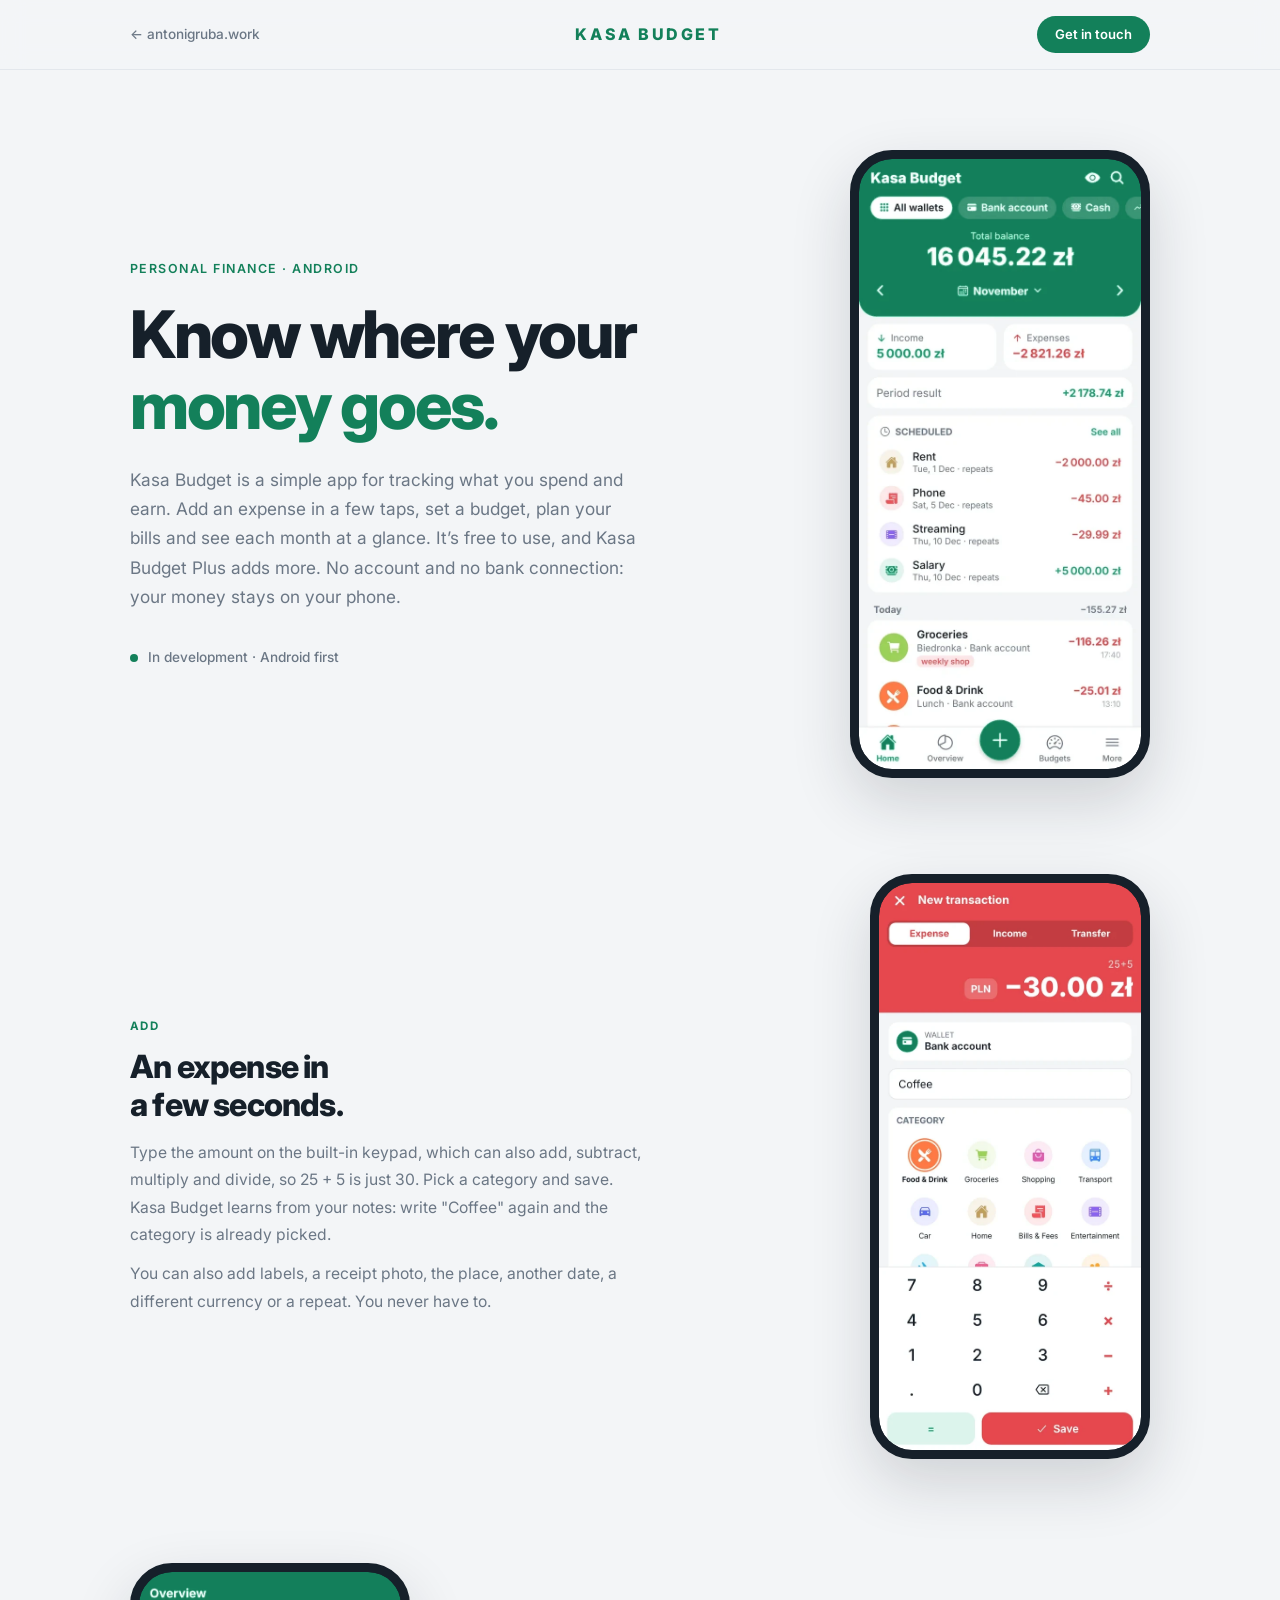
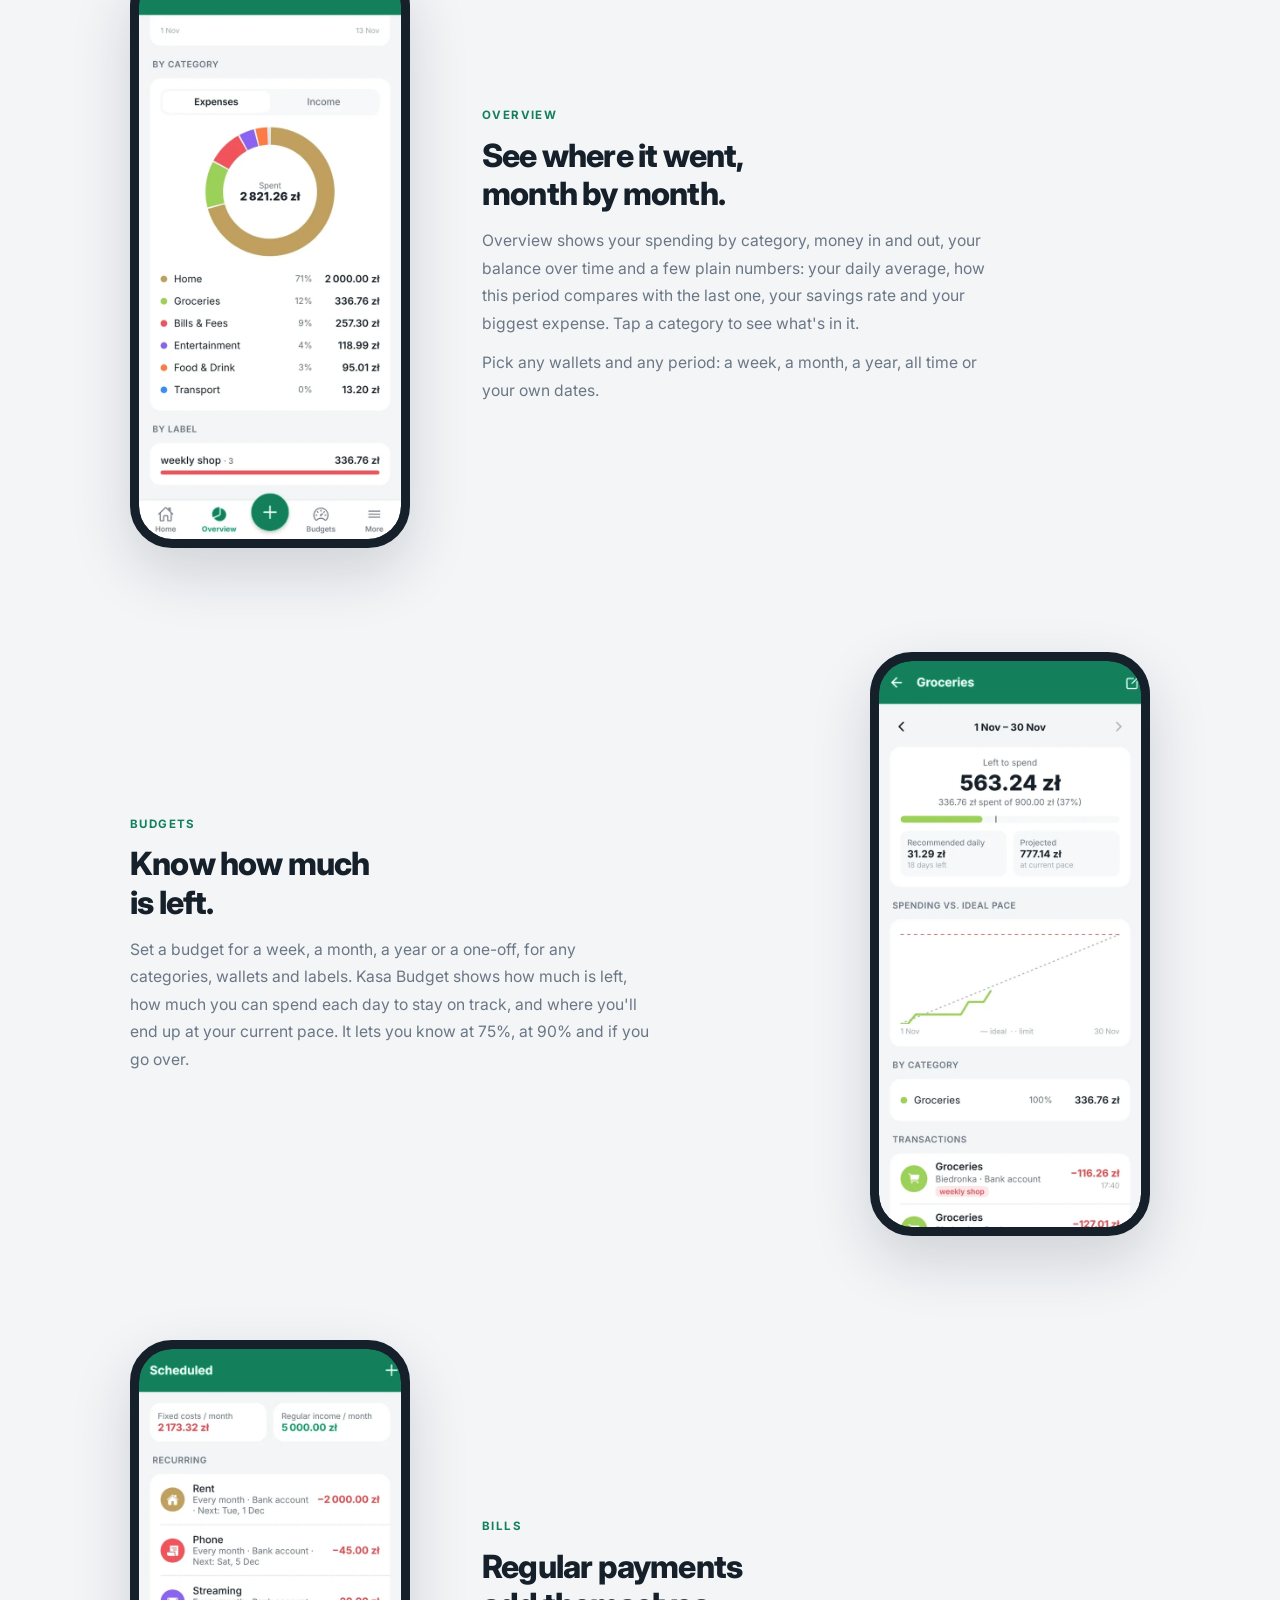
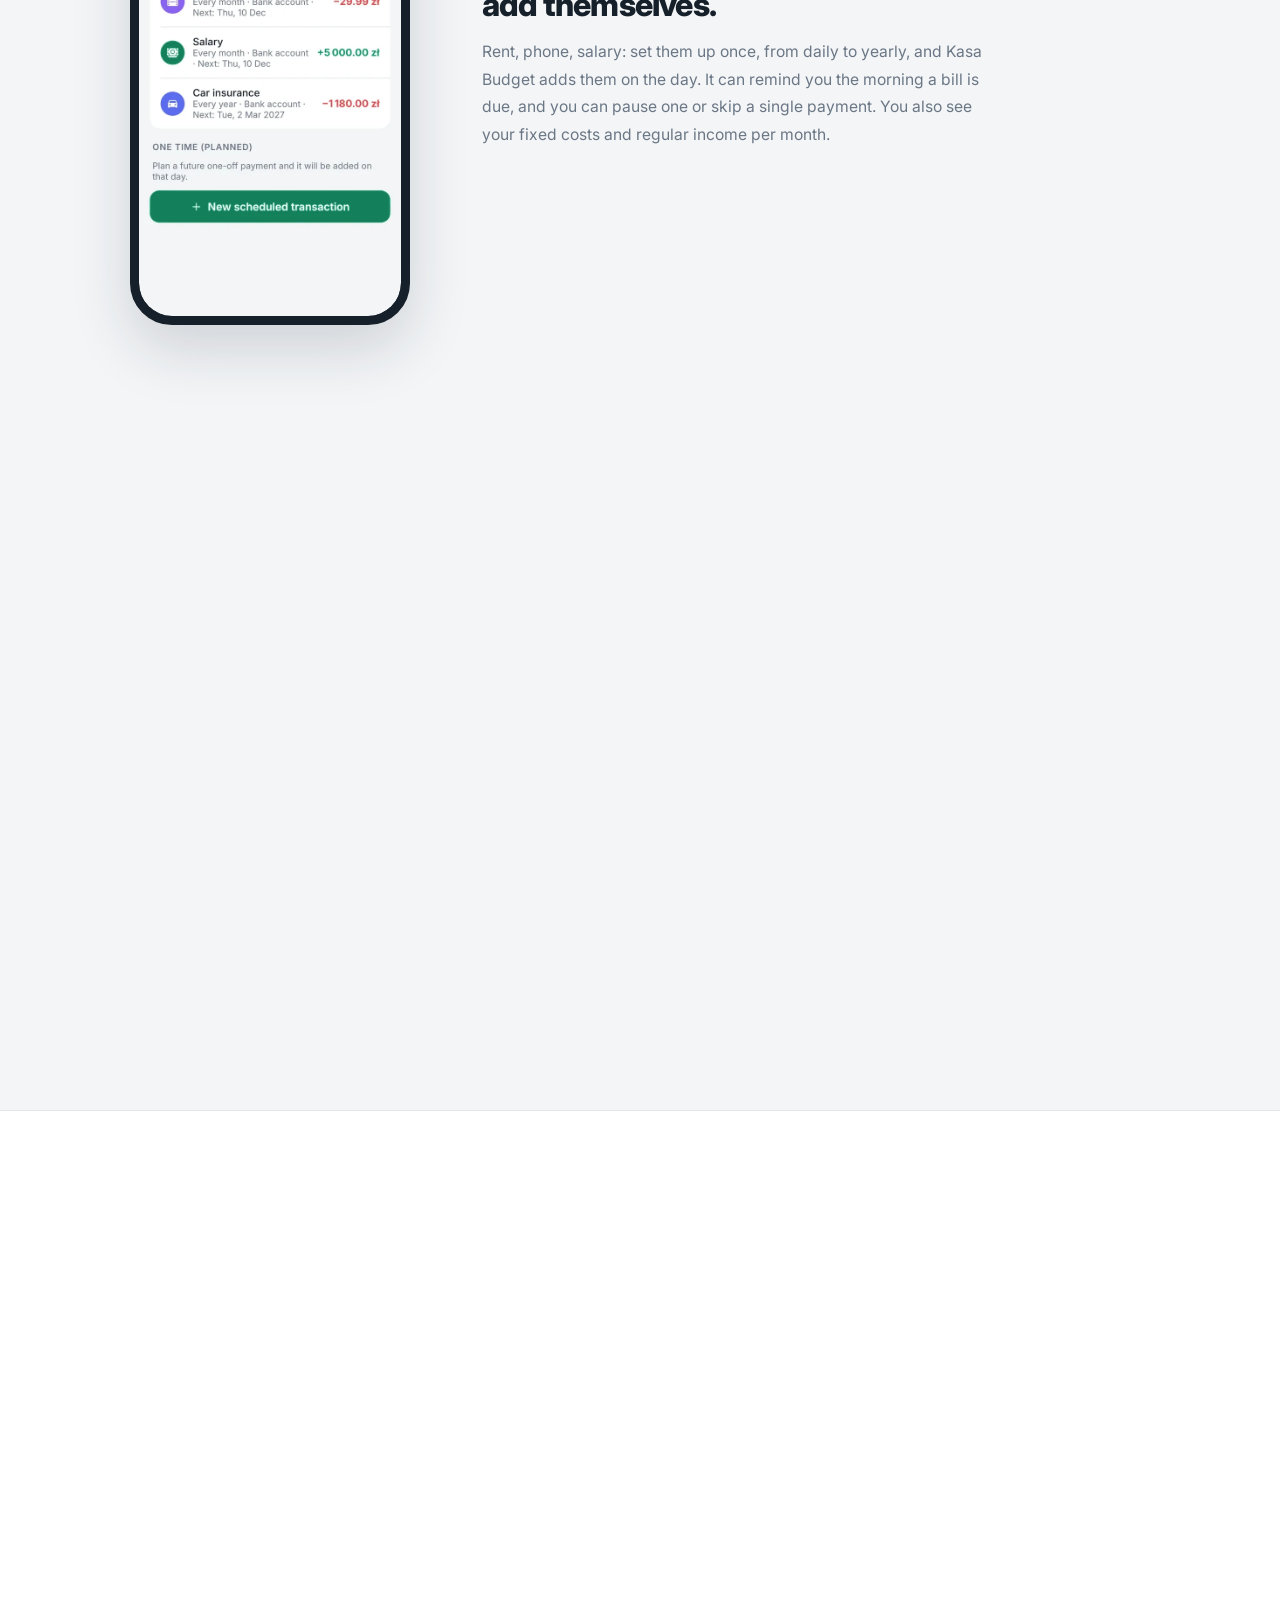
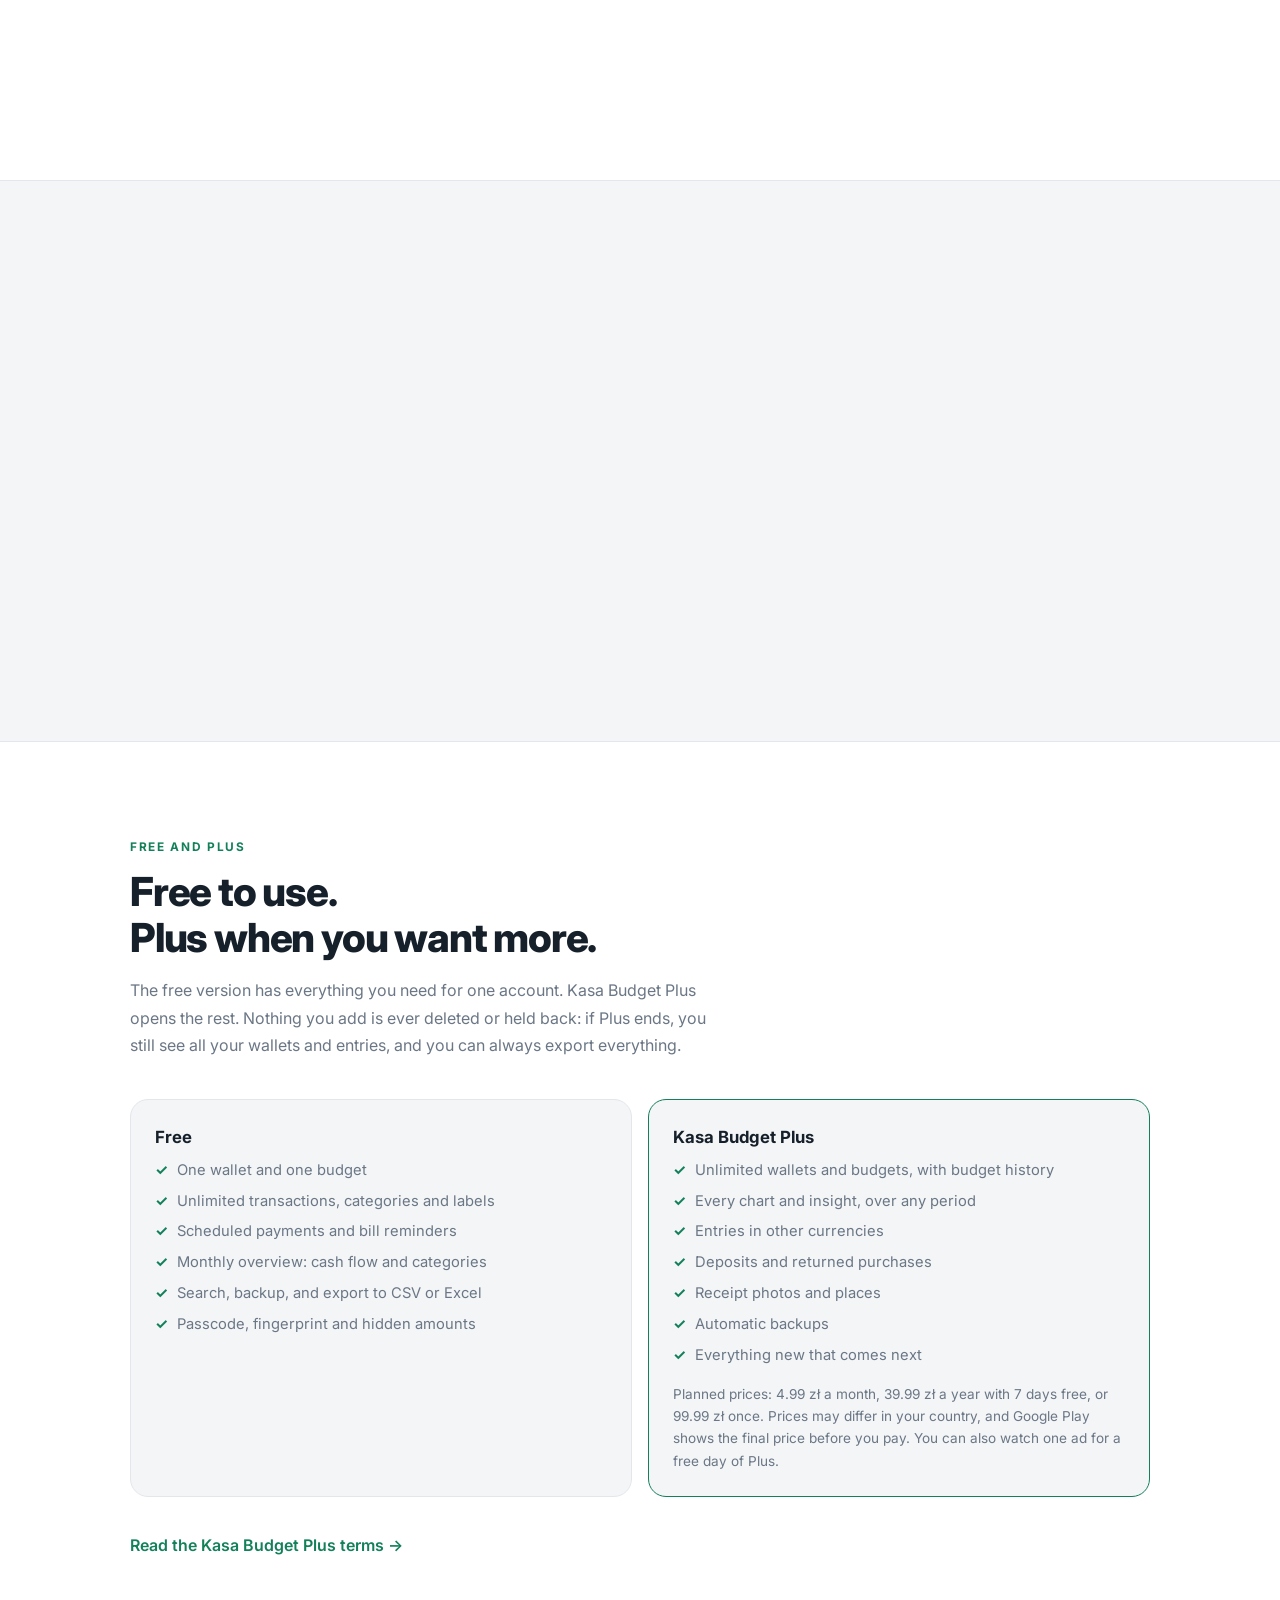
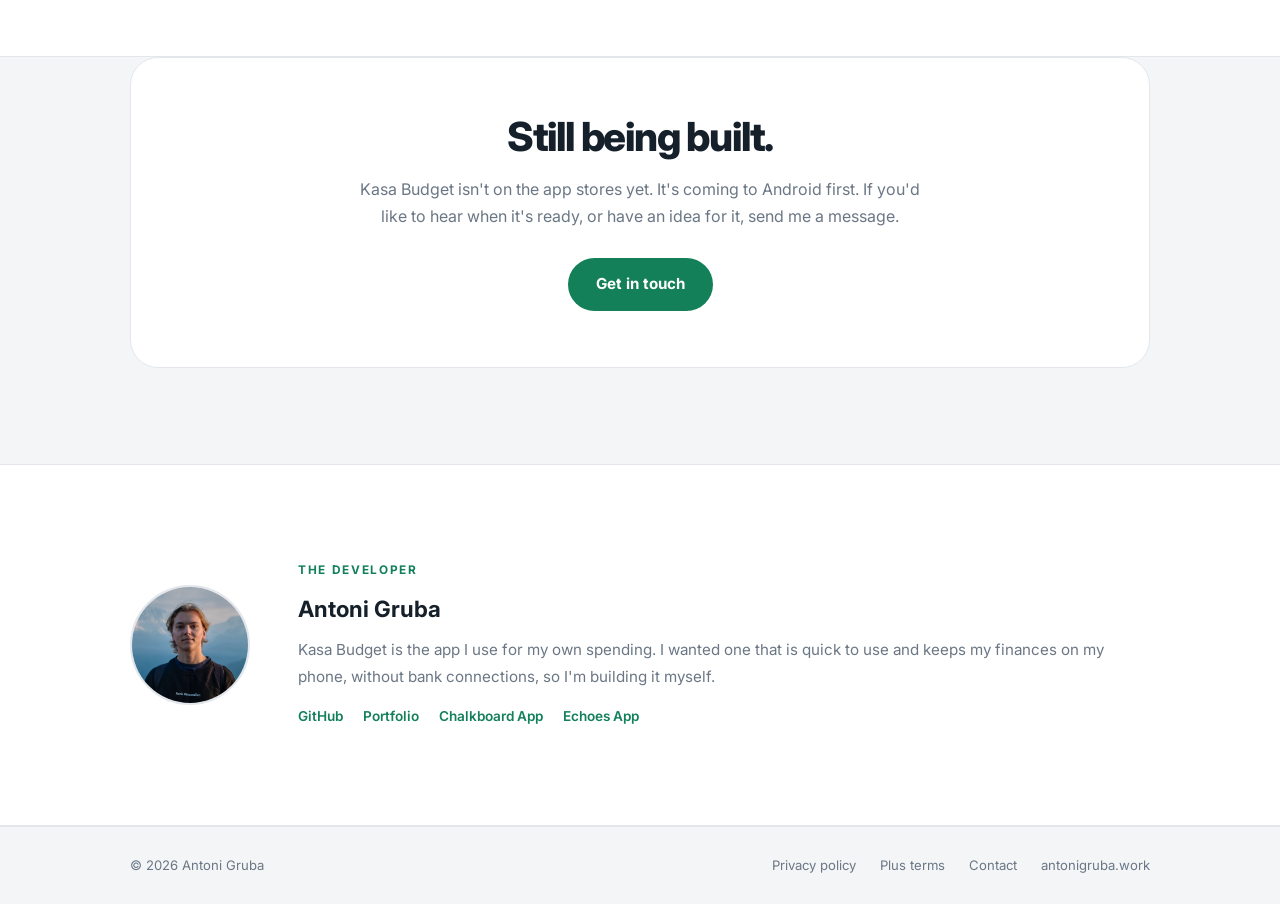
<file: kasa/index.html>
<!DOCTYPE html>
<html lang="en">
<head>
  <!-- Google tag (gtag.js) -->
  <script async src="https://www.googletagmanager.com/gtag/js?id=G-9PYTMMY21R"></script>
  <script src="/analytics.js"></script>
  <meta charset="UTF-8">
  <meta name="viewport" content="width=device-width, initial-scale=1.0">
  <title>Kasa Budget: Personal Finance</title>
  <meta name="description" content="Kasa Budget is a simple app for tracking what you spend. Budgets, bills and a clear monthly overview, free to use, with Kasa Budget Plus for more. No account, no bank connection: your money stays on your phone.">
  <link rel="canonical" href="https://antonigruba.work/kasa/">
  <meta property="og:type" content="website">
  <meta property="og:site_name" content="Antoni Gruba">
  <meta property="og:title" content="Kasa Budget: Personal Finance">
  <meta property="og:description" content="A simple app for tracking what you spend, free to use. No account, no bank connection: your money stays on your phone.">
  <meta property="og:url" content="https://antonigruba.work/kasa/">
  <meta property="og:image" content="https://antonigruba.work/images/kasa-app-screenshots.jpg">
  <meta property="og:image:width" content="1200">
  <meta property="og:image:height" content="600">
  <meta property="og:image:alt" content="Kasa Budget app screens">
  <meta name="twitter:card" content="summary_large_image">
  <meta name="theme-color" content="#13805A" media="(prefers-color-scheme: light)">
  <meta name="theme-color" content="#0E1216" media="(prefers-color-scheme: dark)">
  <meta name="color-scheme" content="light dark">
  <link rel="icon" type="image/png" href="/images/favicon.png">
  <link rel="preconnect" href="https://fonts.googleapis.com">
  <link rel="preconnect" href="https://fonts.gstatic.com" crossorigin>
  <link href="https://fonts.googleapis.com/css2?family=Inter:wght@400;500;600;700;800&display=swap" rel="stylesheet">
  <style>
    /* ── Tokens (the app's own colours, light and dark) ─── */
    :root {
      --bg:          #F3F5F7;
      --surface:     #FFFFFF;
      --soft:        #F7F8FA;
      --line:        #E3E7EC;
      --text:        #16202A;
      --muted:       #6B7785;
      --brand:       #13805A;
      --on-brand:    #FFFFFF;
      --accent-text: #13805A;
      --frame:       #16202A;
      --shadow:      0 24px 60px rgba(22, 32, 42, 0.16);
      --radius-card: 18px;
      --radius-pill: 40px;
      --gutter: 40px;
    }
    @media (prefers-color-scheme: dark) {
      :root {
        --bg:          #0E1216;
        --surface:     #181D23;
        --soft:        #20262D;
        --line:        #2A3139;
        --text:        #ECEFF2;
        --muted:       #9AA5B1;
        --brand:       #2BC48A;
        --on-brand:    #08140F;
        --accent-text: #2BC48A;
        --frame:       #2A3139;
        --shadow:      0 24px 60px rgba(0, 0, 0, 0.55);
      }
    }

    *, *::before, *::after { box-sizing: border-box; margin: 0; padding: 0; }

    html { scroll-behavior: smooth; }

    body {
      font-family: 'Inter', system-ui, sans-serif;
      background: var(--bg);
      color: var(--text);
      line-height: 1.6;
      -webkit-font-smoothing: antialiased;
      overflow-x: hidden;
    }

    a { color: inherit; text-decoration: none; }
    img { display: block; max-width: 100%; height: auto; }

    .container {
      width: 100%;
      max-width: 1100px;
      margin: 0 auto;
      padding: 0 var(--gutter);
    }

    /* ── Nav ────────────────────────────────────────────── */
    nav {
      position: sticky;
      top: 0;
      z-index: 100;
      background: color-mix(in srgb, var(--bg) 88%, transparent);
      backdrop-filter: blur(12px);
      -webkit-backdrop-filter: blur(12px);
      border-bottom: 1px solid var(--line);
    }

    .nav-inner {
      display: flex;
      align-items: center;
      justify-content: space-between;
      gap: 16px;
      padding-top: 16px;
      padding-bottom: 16px;
    }

    .nav-back {
      font-size: 0.85rem;
      font-weight: 500;
      color: var(--muted);
      white-space: nowrap;
      transition: color 0.2s;
    }
    .nav-back:hover { color: var(--text); }

    .nav-brand {
      font-size: 1rem;
      font-weight: 800;
      letter-spacing: 0.16em;
      color: var(--accent-text);
    }

    .nav-pill {
      font-size: 0.82rem;
      font-weight: 600;
      color: var(--on-brand);
      background: var(--brand);
      padding: 8px 18px;
      border-radius: var(--radius-pill);
      white-space: nowrap;
      transition: opacity 0.2s;
    }
    .nav-pill:hover { opacity: 0.88; }

    /* ── Buttons and status ─────────────────────────────── */
    .btn {
      display: inline-flex;
      align-items: center;
      justify-content: center;
      gap: 8px;
      font-family: inherit;
      font-weight: 700;
      font-size: 0.95rem;
      padding: 14px 28px;
      border-radius: var(--radius-pill);
      transition: opacity 0.2s;
    }
    .btn-primary { background: var(--brand); color: var(--on-brand); }
    .btn-primary:hover { opacity: 0.88; }

    .status {
      display: inline-flex;
      align-items: center;
      gap: 10px;
      font-size: 0.85rem;
      font-weight: 500;
      color: var(--muted);
    }
    .status .dot {
      width: 8px;
      height: 8px;
      border-radius: 50%;
      background: var(--brand);
      flex-shrink: 0;
    }

    /* ── Hero ───────────────────────────────────────────── */
    .hero {
      display: grid;
      grid-template-columns: minmax(0, 1fr) auto;
      align-items: center;
      gap: 64px;
      padding-top: 80px;
      padding-bottom: 96px;
    }

    .eyebrow {
      font-size: 0.78rem;
      font-weight: 600;
      letter-spacing: 0.12em;
      text-transform: uppercase;
      color: var(--accent-text);
      margin-bottom: 20px;
    }

    .hero-title {
      font-size: clamp(2.5rem, 6vw, 4.1rem);
      font-weight: 800;
      line-height: 1.08;
      letter-spacing: -0.035em;
      margin-bottom: 24px;
    }
    .hero-title em { font-style: normal; color: var(--accent-text); }

    .hero-sub {
      font-size: 1.08rem;
      color: var(--muted);
      max-width: 510px;
      line-height: 1.7;
      margin-bottom: 36px;
    }

    .hero-actions {
      display: flex;
      flex-wrap: wrap;
      align-items: center;
      gap: 16px 24px;
    }

    /* ── Phone frame around a real app screenshot ───────────
       Each screen has a light and a dark version; the page shows
       the one that matches the visitor's setting. */
    .phone {
      width: 300px;
      max-width: 100%;
      flex-shrink: 0;
      border: 9px solid var(--frame);
      border-radius: 42px;
      overflow: hidden;
      background: var(--frame);
      box-shadow: var(--shadow);
    }
    .phone img { width: 100%; border-radius: 33px; }
    .phone.small { width: 280px; }

    /* ── Sections ───────────────────────────────────────── */
    section { padding: 96px 0; }
    .band { background: var(--surface); border-top: 1px solid var(--line); border-bottom: 1px solid var(--line); }

    .section-tag {
      font-size: 0.74rem;
      font-weight: 700;
      letter-spacing: 0.14em;
      text-transform: uppercase;
      color: var(--accent-text);
      margin-bottom: 12px;
    }

    .section-heading {
      font-size: clamp(1.8rem, 4vw, 2.5rem);
      font-weight: 800;
      letter-spacing: -0.03em;
      line-height: 1.15;
      margin-bottom: 16px;
    }

    .section-sub {
      font-size: 1rem;
      color: var(--muted);
      max-width: 580px;
      line-height: 1.7;
    }

    /* ── Feature rows ───────────────────────────────────── */
    .features { display: flex; flex-direction: column; gap: 104px; }

    .feature-row {
      display: grid;
      grid-template-columns: minmax(0, 1fr) auto;
      align-items: center;
      gap: 72px;
    }
    .feature-row.flip { grid-template-columns: auto minmax(0, 1fr); }
    .feature-row.flip .feature-text { order: 2; }
    .feature-row.flip .phone { order: 1; }

    .feature-label {
      display: block;
      font-size: 0.72rem;
      font-weight: 700;
      letter-spacing: 0.12em;
      text-transform: uppercase;
      color: var(--accent-text);
      margin-bottom: 12px;
    }

    .feature-heading {
      font-size: clamp(1.5rem, 3vw, 2rem);
      font-weight: 800;
      letter-spacing: -0.025em;
      line-height: 1.2;
      margin-bottom: 14px;
    }

    .feature-body { font-size: 0.98rem; color: var(--muted); line-height: 1.75; max-width: 520px; }
    .feature-body + .feature-body { margin-top: 12px; }

    /* ── Small features grid ────────────────────────────── */
    .grid {
      display: grid;
      grid-template-columns: repeat(3, minmax(0, 1fr));
      gap: 16px;
      margin-top: 48px;
    }
    .tile {
      background: var(--bg);
      border: 1px solid var(--line);
      border-radius: var(--radius-card);
      padding: 24px;
    }
    .tile h3 { font-size: 1.05rem; font-weight: 700; margin-bottom: 8px; }
    .tile p { font-size: 0.9rem; color: var(--muted); line-height: 1.65; }

    /* ── Privacy ────────────────────────────────────────── */
    .privacy-points {
      display: grid;
      grid-template-columns: repeat(3, minmax(0, 1fr));
      gap: 32px;
      margin-top: 48px;
    }
    .privacy-points h3 { font-size: 1.05rem; font-weight: 700; margin-bottom: 8px; }
    .privacy-points p { font-size: 0.92rem; color: var(--muted); line-height: 1.7; }
    .privacy-link {
      display: inline-block;
      margin-top: 36px;
      font-weight: 600;
      color: var(--accent-text);
      border-bottom: 1px solid transparent;
      transition: border-color 0.2s;
    }
    .privacy-link:hover { border-color: var(--accent-text); }

    /* ── Free and Plus ───────────────────────────────────── */
    .plans {
      display: grid;
      grid-template-columns: repeat(2, minmax(0, 1fr));
      gap: 16px;
      margin-top: 40px;
    }
    .plans ul { list-style: none; display: grid; gap: 8px; }
    .plans li { font-size: 0.92rem; color: var(--muted); line-height: 1.55; padding-left: 22px; position: relative; }
    .plans li::before { content: "✓"; position: absolute; left: 0; color: var(--accent-text); font-weight: 700; }
    .plans .plus { border-color: var(--accent-text); }
    .plans .price { margin-top: 16px; font-size: 0.85rem; }

    /* ── Status ─────────────────────────────────────────── */
    .cta {
      background: var(--surface);
      border: 1px solid var(--line);
      border-radius: 28px;
      padding: 56px 40px;
      text-align: center;
    }
    .cta .section-sub { margin: 0 auto 28px; }

    /* ── About ──────────────────────────────────────────── */
    .about {
      display: flex;
      align-items: center;
      gap: 48px;
    }
    .about-photo {
      width: 120px;
      height: 120px;
      border-radius: 50%;
      overflow: hidden;
      flex-shrink: 0;
      border: 2px solid var(--line);
    }
    .about-photo img { width: 100%; height: 100%; object-fit: cover; }
    .about-name { font-size: 1.4rem; font-weight: 700; margin-bottom: 10px; }
    .about-body { font-size: 0.95rem; color: var(--muted); line-height: 1.75; margin-bottom: 16px; }
    .about-links { display: flex; flex-wrap: wrap; gap: 8px 20px; }
    .about-link {
      font-size: 0.85rem;
      font-weight: 600;
      color: var(--accent-text);
      border-bottom: 1px solid transparent;
      transition: border-color 0.2s;
    }
    .about-link:hover { border-color: var(--accent-text); }

    /* ── Footer ─────────────────────────────────────────── */
    footer { border-top: 1px solid var(--line); }
    .footer-inner {
      display: flex;
      flex-wrap: wrap;
      align-items: center;
      justify-content: space-between;
      gap: 12px 24px;
      padding-top: 28px;
      padding-bottom: 28px;
      font-size: 0.82rem;
      color: var(--muted);
    }
    .footer-links { display: flex; flex-wrap: wrap; gap: 8px 24px; }
    .footer-links a:hover { color: var(--text); }

    /* ── Reveal animation (only when JavaScript runs) ───── */
    .js .reveal {
      opacity: 0;
      transform: translateY(24px);
      transition: opacity 0.55s ease, transform 0.55s ease;
    }
    .js .reveal.visible { opacity: 1; transform: none; }

    @media (prefers-reduced-motion: reduce) {
      html { scroll-behavior: auto; }
      .js .reveal { opacity: 1; transform: none; transition: none; }
    }

    /* ── Tablet ─────────────────────────────────────────── */
    @media (max-width: 900px) {
      :root { --gutter: 24px; }

      .hero {
        grid-template-columns: minmax(0, 1fr);
        justify-items: center;
        text-align: center;
        gap: 56px;
        padding-top: 64px;
        padding-bottom: 72px;
      }
      .hero-sub { margin-left: auto; margin-right: auto; }
      .hero-actions { justify-content: center; }

      section { padding: 72px 0; }

      .features { gap: 72px; }
      .feature-row,
      .feature-row.flip {
        grid-template-columns: minmax(0, 1fr);
        justify-items: center;
        gap: 32px;
      }
      .feature-row .feature-text { order: 1; justify-self: stretch; }
      .feature-row .phone,
      .feature-row.flip .phone { order: 2; }

      .grid { grid-template-columns: repeat(2, minmax(0, 1fr)); }
      .privacy-points { grid-template-columns: minmax(0, 1fr); gap: 24px; }
      .plans { grid-template-columns: minmax(0, 1fr); }
    }

    /* ── Phone ──────────────────────────────────────────── */
    @media (max-width: 600px) {
      :root { --gutter: 16px; }

      .nav-back { display: none; }
      .nav-pill { padding: 8px 14px; }

      .hero { padding-top: 48px; padding-bottom: 56px; }
      .hero-sub { font-size: 1rem; }

      .phone, .phone.small { width: 260px; border-width: 8px; border-radius: 38px; }
      .phone img { border-radius: 30px; }

      section { padding: 56px 0; }

      .features { gap: 56px; }

      .grid { grid-template-columns: minmax(0, 1fr); margin-top: 32px; }

      .cta { padding: 40px 20px; border-radius: 24px; }

      .about { flex-direction: column; text-align: center; gap: 20px; }
      .about-links { justify-content: center; }

      .footer-inner { flex-direction: column; text-align: center; }
      .footer-links { justify-content: center; }
    }
  </style>
</head>
<body>

  <!-- Nav -->
  <nav>
    <div class="container nav-inner">
      <a class="nav-back" href="https://antonigruba.work">← antonigruba.work</a>
      <a class="nav-brand" href="#top" aria-label="Kasa Budget, back to top">KASA BUDGET</a>
      <a class="nav-pill" href="/#contact">Get in touch</a>
    </div>
  </nav>

  <main id="top">

    <!-- Hero -->
    <div class="container hero">
      <div>
        <p class="eyebrow">Personal finance · Android</p>
        <h1 class="hero-title">
          Know where your<br>
          <em>money goes.</em>
        </h1>
        <p class="hero-sub">
          Kasa Budget is a simple app for tracking what you spend and earn. Add an expense in a few taps, set a budget, plan your bills and see each month at a glance. It’s free to use, and Kasa Budget Plus adds more. No account and no bank connection: your money stays on your phone.
        </p>
        <div class="hero-actions">
          <span class="status"><span class="dot"></span>In development · Android first</span>
        </div>
      </div>

      <!-- Screens are real Kasa Budget screenshots with made-up example data. Swap the files in images/ when the app changes. -->
      <div class="phone">
        <picture>
          <source srcset="images/home-dark.webp" media="(prefers-color-scheme: dark)">
          <img src="images/home-light.webp" width="600" height="1298" alt="Kasa Budget's Home screen: total balance, income and expenses for November, upcoming scheduled payments and today's transactions">
        </picture>
      </div>
    </div>

    <!-- Features -->
    <section style="padding-top: 0;">
      <div class="container features">

        <!-- Add -->
        <div class="feature-row reveal">
          <div class="feature-text">
            <span class="feature-label">Add</span>
            <h2 class="feature-heading">An expense in<br>a few seconds.</h2>
            <p class="feature-body">
              Type the amount on the built-in keypad, which can also add, subtract, multiply and divide, so 25 + 5 is just 30. Pick a category and save. Kasa Budget learns from your notes: write "Coffee" again and the category is already picked.
            </p>
            <p class="feature-body">
              You can also add labels, a receipt photo, the place, another date, a different currency or a repeat. You never have to.
            </p>
          </div>
          <div class="phone small">
            <picture>
              <source srcset="images/add-dark.webp" media="(prefers-color-scheme: dark)">
              <img src="images/add-light.webp" width="600" height="1298" loading="lazy" alt="Adding an expense: 25+5 typed on the keypad makes 30.00 zł, with the Food &amp; Drink category picked and the note Coffee">
            </picture>
          </div>
        </div>

        <!-- Overview -->
        <div class="feature-row flip reveal">
          <div class="feature-text">
            <span class="feature-label">Overview</span>
            <h2 class="feature-heading">See where it went,<br>month by month.</h2>
            <p class="feature-body">
              Overview shows your spending by category, money in and out, your balance over time and a few plain numbers: your daily average, how this period compares with the last one, your savings rate and your biggest expense. Tap a category to see what's in it.
            </p>
            <p class="feature-body">
              Pick any wallets and any period: a week, a month, a year, all time or your own dates.
            </p>
          </div>
          <div class="phone small">
            <picture>
              <source srcset="images/overview-dark.webp" media="(prefers-color-scheme: dark)">
              <img src="images/overview-light.webp" width="600" height="1298" loading="lazy" alt="Overview: a ring chart of November's spending and the list of categories with their share and amount">
            </picture>
          </div>
        </div>

        <!-- Budgets -->
        <div class="feature-row reveal">
          <div class="feature-text">
            <span class="feature-label">Budgets</span>
            <h2 class="feature-heading">Know how much<br>is left.</h2>
            <p class="feature-body">
              Set a budget for a week, a month, a year or a one-off, for any categories, wallets and labels. Kasa Budget shows how much is left, how much you can spend each day to stay on track, and where you'll end up at your current pace. It lets you know at 75%, at 90% and if you go over.
            </p>
          </div>
          <div class="phone small">
            <picture>
              <source srcset="images/budget-dark.webp" media="(prefers-color-scheme: dark)">
              <img src="images/budget-light.webp" width="600" height="1298" loading="lazy" alt="A Groceries budget: 563.24 zł left of 900.00 zł, a recommended 31.29 zł a day, and a chart of spending against the ideal pace">
            </picture>
          </div>
        </div>

        <!-- Scheduled -->
        <div class="feature-row flip reveal">
          <div class="feature-text">
            <span class="feature-label">Bills</span>
            <h2 class="feature-heading">Regular payments<br>add themselves.</h2>
            <p class="feature-body">
              Rent, phone, salary: set them up once, from daily to yearly, and Kasa Budget adds them on the day. It can remind you the morning a bill is due, and you can pause one or skip a single payment. You also see your fixed costs and regular income per month.
            </p>
          </div>
          <div class="phone small">
            <picture>
              <source srcset="images/bills-dark.webp" media="(prefers-color-scheme: dark)">
              <img src="images/bills-light.webp" width="600" height="1298" loading="lazy" alt="Scheduled transactions: fixed costs and regular income per month, then rent, phone, streaming, salary and car insurance with their next dates">
            </picture>
          </div>
        </div>

        <!-- Import -->
        <div class="feature-row reveal">
          <div class="feature-text">
            <span class="feature-label">Moving in</span>
            <h2 class="feature-heading">Bring your<br>history with you.</h2>
            <p class="feature-body">
              Coming from Spendee? Export each wallet there as a CSV file and pick them all at once in Kasa Budget. Wallets are matched by name or created, and your categories, labels and notes come across with every transaction. Import again later and only the new transactions are added.
            </p>
            <p class="feature-body">
              Any other app or bank that saves a CSV or Excel file works too: match the columns once and Kasa Budget does the rest.
            </p>
          </div>
          <div class="phone small">
            <picture>
              <source srcset="images/import-dark.webp" media="(prefers-color-scheme: dark)">
              <img src="images/import-light.webp" width="600" height="1298" loading="lazy" alt="The Import from Spendee screen, with a short explanation and a Choose files button">
            </picture>
          </div>
        </div>

      </div>
    </section>

    <!-- Everything else -->
    <section class="band">
      <div class="container reveal">
        <p class="section-tag">Extras</p>
        <h2 class="section-heading">Small things that help.</h2>
        <div class="grid">
          <div class="tile">
            <h3>Wallets and currencies</h3>
            <p>Cash, card, savings: with Plus, as many wallets as you like, each in its own currency. Over 160 currencies, with exchange rates updated daily.</p>
          </div>
          <div class="tile">
            <h3>Find anything</h3>
            <p>Search by note, category or amount, and filter by type, wallet, label or date. Long-press to change or delete several transactions at once.</p>
          </div>
          <div class="tile">
            <h3>Locked and private</h3>
            <p>Lock Kasa Budget with a passcode or your fingerprint. Hide every amount with one tap, or by shaking the phone, when someone is looking.</p>
          </div>
          <div class="tile">
            <h3>Night owls welcome</h3>
            <p>Tell Kasa Budget when your day starts, and a taxi home at 2am still counts for the night out it belongs to.</p>
          </div>
          <div class="tile">
            <h3>Backup and export</h3>
            <p>Save everything to one file and restore it on a new phone, or export to CSV or Excel for any dates you choose.</p>
          </div>
          <div class="tile">
            <h3>Light and dark</h3>
            <p>The same calm design in both, following your phone's setting or the one you pick.</p>
          </div>
        </div>
      </div>
    </section>

    <!-- Privacy -->
    <section>
      <div class="container reveal">
        <p class="section-tag">Privacy</p>
        <h2 class="section-heading">Your money stays<br>on your phone.</h2>
        <div class="privacy-points">
          <div>
            <h3>Stored on your device</h3>
            <p>Transactions, budgets and settings are saved in the app on your phone, not on a server.</p>
          </div>
          <div>
            <h3>No account, no bank login</h3>
            <p>No sign-up and no password to remember, and Kasa Budget never asks for your bank details. The only thing it downloads is exchange rates.</p>
          </div>
          <div>
            <h3>No tracking</h3>
            <p>No analytics, and your data is never sold. The only ad is one you choose to watch for a free day of Plus.</p>
          </div>
        </div>
        <a class="privacy-link" href="privacy-policy/">Read the privacy policy →</a>
      </div>
    </section>

    <!-- Free and Plus -->
    <section class="band">
      <div class="container reveal">
        <p class="section-tag">Free and Plus</p>
        <h2 class="section-heading">Free to use.<br>Plus when you want more.</h2>
        <p class="section-sub">
          The free version has everything you need for one account. Kasa Budget Plus opens the rest. Nothing you add is ever deleted or held back: if Plus ends, you still see all your wallets and entries, and you can always export everything.
        </p>
        <div class="plans">
          <div class="tile">
            <h3>Free</h3>
            <ul>
              <li>One wallet and one budget</li>
              <li>Unlimited transactions, categories and labels</li>
              <li>Scheduled payments and bill reminders</li>
              <li>Monthly overview: cash flow and categories</li>
              <li>Search, backup, and export to CSV or Excel</li>
              <li>Passcode, fingerprint and hidden amounts</li>
            </ul>
          </div>
          <div class="tile plus">
            <h3>Kasa Budget Plus</h3>
            <ul>
              <li>Unlimited wallets and budgets, with budget history</li>
              <li>Every chart and insight, over any period</li>
              <li>Entries in other currencies</li>
              <li>Deposits and returned purchases</li>
              <li>Receipt photos and places</li>
              <li>Automatic backups</li>
              <li>Everything new that comes next</li>
            </ul>
            <p class="price">Planned prices: 4.99 zł a month, 39.99 zł a year with 7 days free, or 99.99 zł once. Prices may differ in your country, and Google Play shows the final price before you pay. You can also watch one ad for a free day of Plus.</p>
          </div>
        </div>
        <a class="privacy-link" href="plus-terms/">Read the Kasa Budget Plus terms →</a>
      </div>
    </section>

    <!-- Status -->
    <section style="padding-top: 0;">
      <div class="container reveal">
        <div class="cta">
          <h2 class="section-heading">Still being built.</h2>
          <p class="section-sub">
            Kasa Budget isn't on the app stores yet. It's coming to Android first. If you'd like to hear when it's ready, or have an idea for it, send me a message.
          </p>
          <a class="btn btn-primary" href="/#contact">Get in touch</a>
        </div>
      </div>
    </section>

    <!-- About -->
    <section class="band">
      <div class="container about reveal">
        <div class="about-photo">
          <img src="../images/profile-pic.png" alt="Antoni Gruba">
        </div>
        <div>
          <p class="section-tag">The developer</p>
          <h2 class="about-name">Antoni Gruba</h2>
          <p class="about-body">
            Kasa Budget is the app I use for my own spending. I wanted one that is quick to use and keeps my finances on my phone, without bank connections, so I'm building it myself.
          </p>
          <div class="about-links">
            <a class="about-link" href="https://github.com/ubantpy" target="_blank" rel="noopener">GitHub</a>
            <a class="about-link" href="https://antonigruba.work">Portfolio</a>
            <a class="about-link" href="https://antonigruba.work/chalkboard">Chalkboard App</a>
            <a class="about-link" href="https://antonigruba.work/echoes">Echoes App</a>
          </div>
        </div>
      </div>
    </section>

  </main>

  <!-- Footer -->
  <footer>
    <div class="container footer-inner">
      <p>© 2026 Antoni Gruba</p>
      <div class="footer-links">
        <a href="privacy-policy/">Privacy policy</a>
        <a href="plus-terms/">Plus terms</a>
        <a href="/#contact">Contact</a>
        <a href="https://antonigruba.work">antonigruba.work</a>
      </div>
    </div>
  </footer>

  <script>
    // Scroll reveal: content stays visible if this script doesn't run
    document.documentElement.classList.add('js');
    const els = document.querySelectorAll('.reveal');
    if ('IntersectionObserver' in window) {
      const io = new IntersectionObserver((entries) => {
        entries.forEach(e => {
          if (e.isIntersecting) {
            e.target.classList.add('visible');
            io.unobserve(e.target);
          }
        });
      }, { threshold: 0.1 });
      els.forEach(el => io.observe(el));
    } else {
      els.forEach(el => el.classList.add('visible'));
    }
  </script>

</body>
</html>
</file>
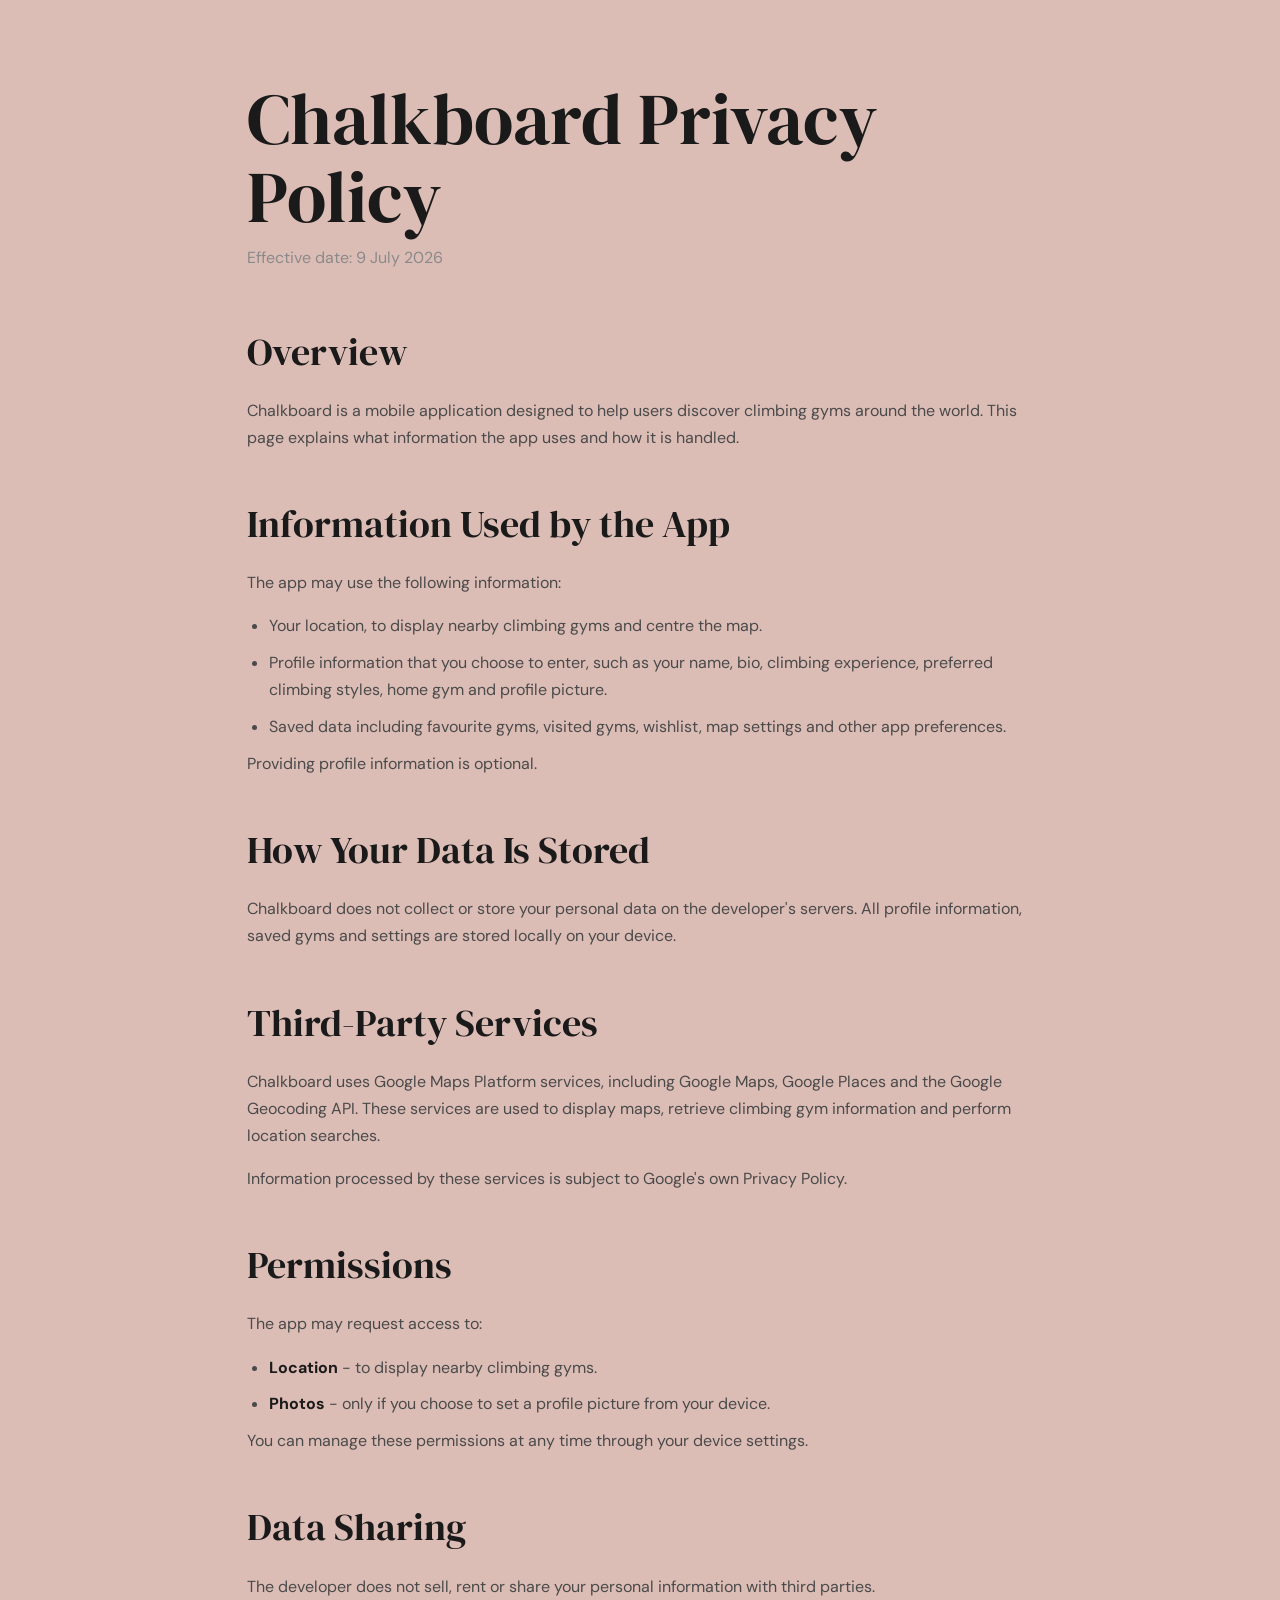
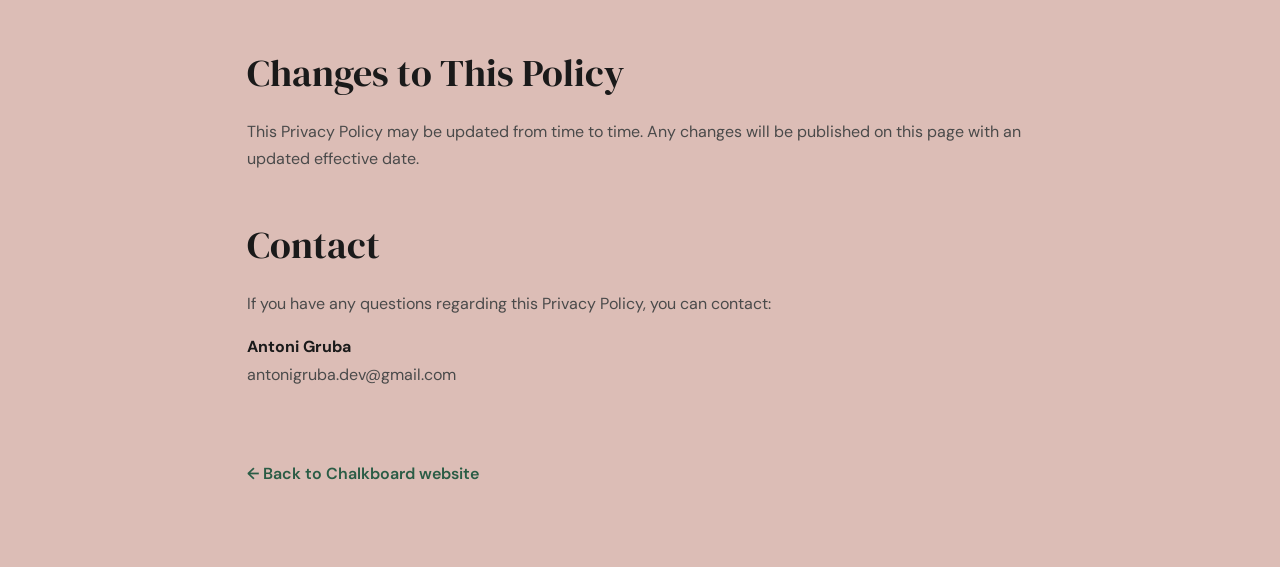
<file: chalkboard/privacy-policy/index.html>
<!DOCTYPE html>
<html lang="en">
<head>
    <meta charset="UTF-8">
    <meta name="viewport" content="width=device-width, initial-scale=1.0">
    <title>Chalkboard Privacy Policy</title>

    <link rel="stylesheet" href="../../style.css">

    <link rel="preconnect" href="https://fonts.googleapis.com">
    <link rel="preconnect" href="https://fonts.gstatic.com" crossorigin>
    <link href="https://fonts.googleapis.com/css2?family=DM+Sans:wght@400;500;700&family=DM+Serif+Display&display=swap" rel="stylesheet">

    <style>
        body {
            background: #dcbdb6;
        }

        .privacy {
            max-width: 850px;
            margin: 0 auto;
            padding: 5rem 2rem;
        }

        .privacy h1 {
            margin-bottom: 0.5rem;
        }

        .privacy .date {
            color: var(--ink-muted);
            margin-bottom: 3rem;
        }

        .privacy section {
            padding: 0;
            margin-bottom: 2.5rem;
            background: none;
        }

        .privacy h2 {
            margin-bottom: 0.8rem;
            color: var(--ink);
        }

        .privacy p {
            margin-bottom: 1rem;
        }

        .privacy ul {
            margin-left: 1.4rem;
            color: var(--ink-light);
        }

        .privacy li {
            margin-bottom: .6rem;
        }

        .privacy strong {
            color: var(--ink);
        }

        .back-link {
            display: inline-block;
            margin-top: 2rem;
            color: var(--accent);
            font-weight: 600;
        }

        .back-link:hover {
            text-decoration: underline;
        }
    </style>
</head>

<body>

<div class="privacy">

    <h1>Chalkboard Privacy Policy</h1>
    <p class="date">Effective date: 9 July 2026</p>

    <section>
        <h2>Overview</h2>
        <p>
            Chalkboard is a mobile application designed to help users discover climbing gyms around the world.
            This page explains what information the app uses and how it is handled.
        </p>
    </section>

    <section>
        <h2>Information Used by the App</h2>

        <p>The app may use the following information:</p>

        <ul>
            <li>Your location, to display nearby climbing gyms and centre the map.</li>
            <li>Profile information that you choose to enter, such as your name, bio, climbing experience, preferred climbing styles, home gym and profile picture.</li>
            <li>Saved data including favourite gyms, visited gyms, wishlist, map settings and other app preferences.</li>
        </ul>

        <p>Providing profile information is optional.</p>
    </section>

    <section>
        <h2>How Your Data Is Stored</h2>

        <p>
            Chalkboard does not collect or store your personal data on the developer's servers.
            All profile information, saved gyms and settings are stored locally on your device.
        </p>
    </section>

    <section>
        <h2>Third-Party Services</h2>

        <p>
            Chalkboard uses Google Maps Platform services, including Google Maps, Google Places and the Google Geocoding API.
            These services are used to display maps, retrieve climbing gym information and perform location searches.
        </p>

        <p>
            Information processed by these services is subject to Google's own Privacy Policy.
        </p>
    </section>

    <section>
        <h2>Permissions</h2>

        <p>The app may request access to:</p>

        <ul>
            <li><strong>Location</strong> - to display nearby climbing gyms.</li>
            <li><strong>Photos</strong> - only if you choose to set a profile picture from your device.</li>
        </ul>

        <p>
            You can manage these permissions at any time through your device settings.
        </p>
    </section>

    <section>
        <h2>Data Sharing</h2>

        <p>
            The developer does not sell, rent or share your personal information with third parties.
        </p>
    </section>

    <section>
        <h2>Changes to This Policy</h2>

        <p>
            This Privacy Policy may be updated from time to time.
            Any changes will be published on this page with an updated effective date.
        </p>
    </section>

    <section>
        <h2>Contact</h2>

        <p>
            If you have any questions regarding this Privacy Policy, you can contact:
        </p>

        <p>
            <strong>Antoni Gruba</strong><br>
            antonigruba.dev@gmail.com
        </p>
    </section>

    <a href="/chalkboard" class="back-link">← Back to Chalkboard website</a>

</div>

</body>
</html>
</file>
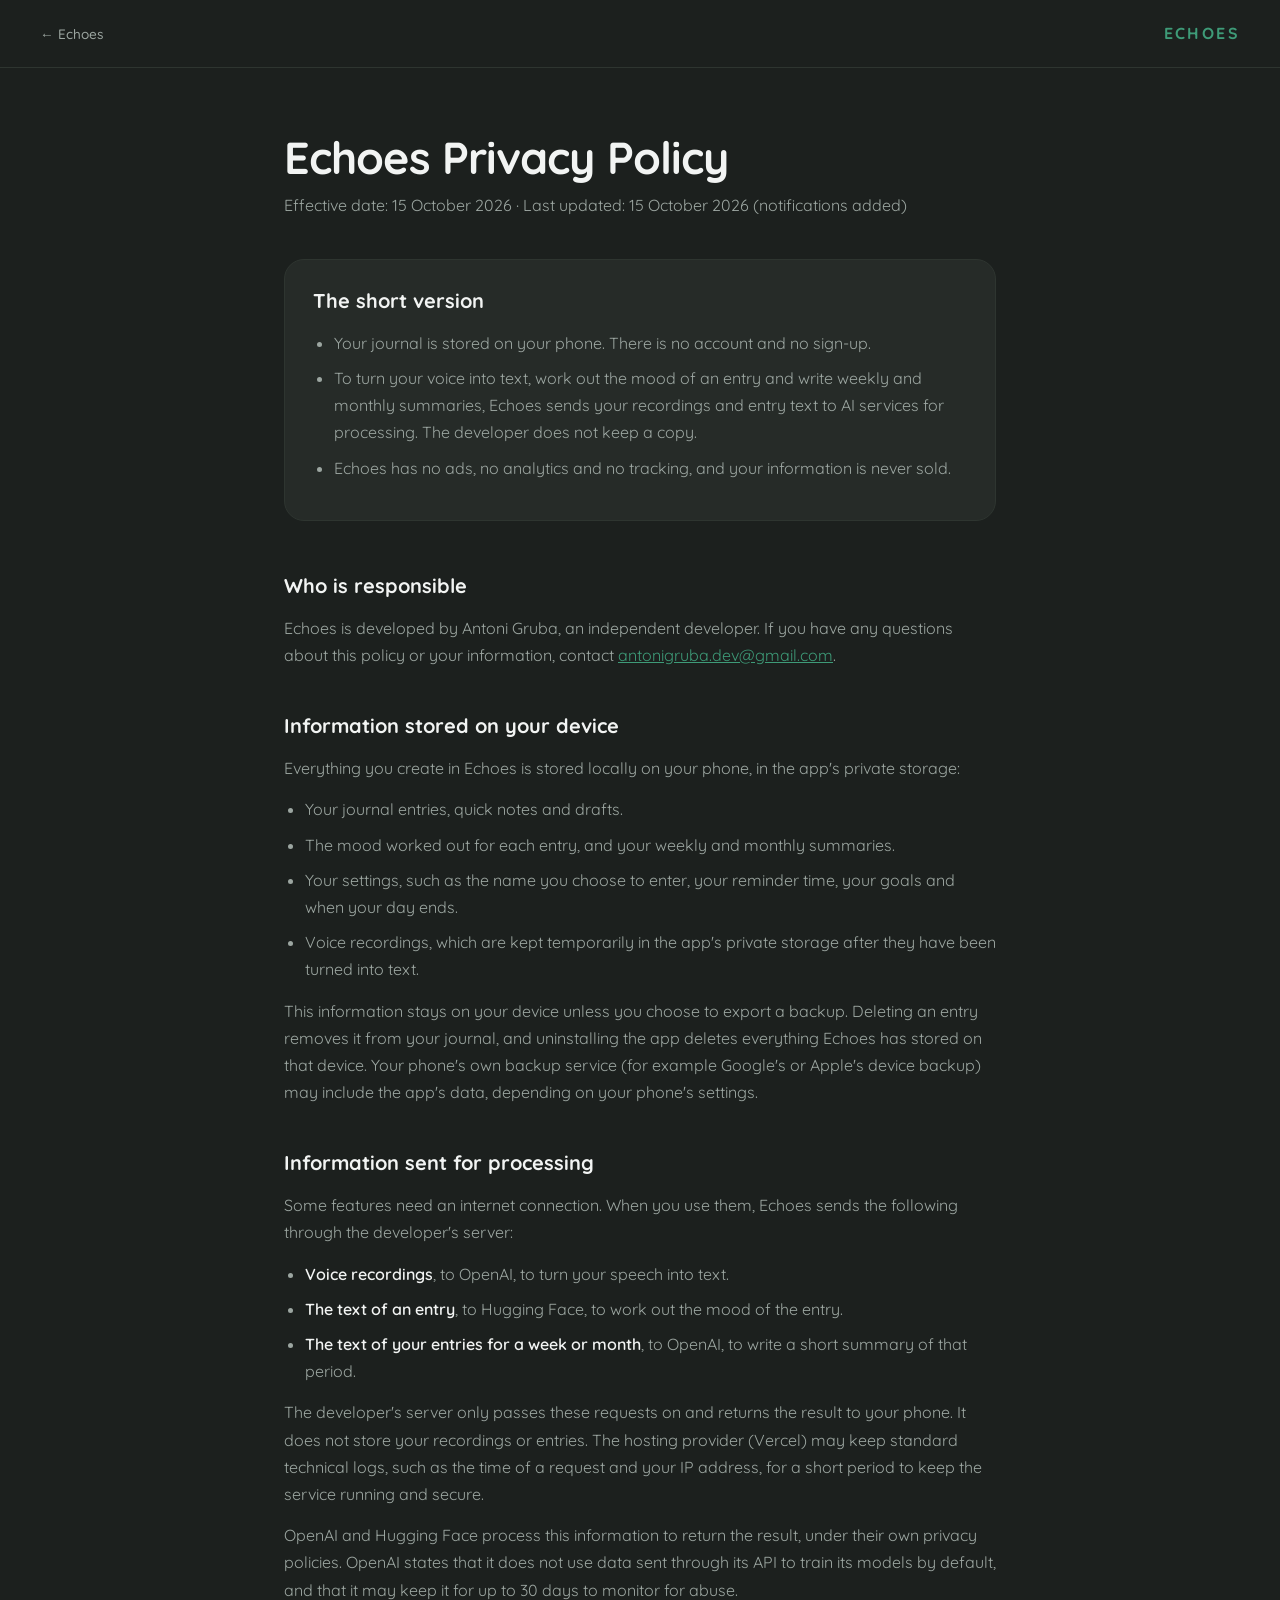
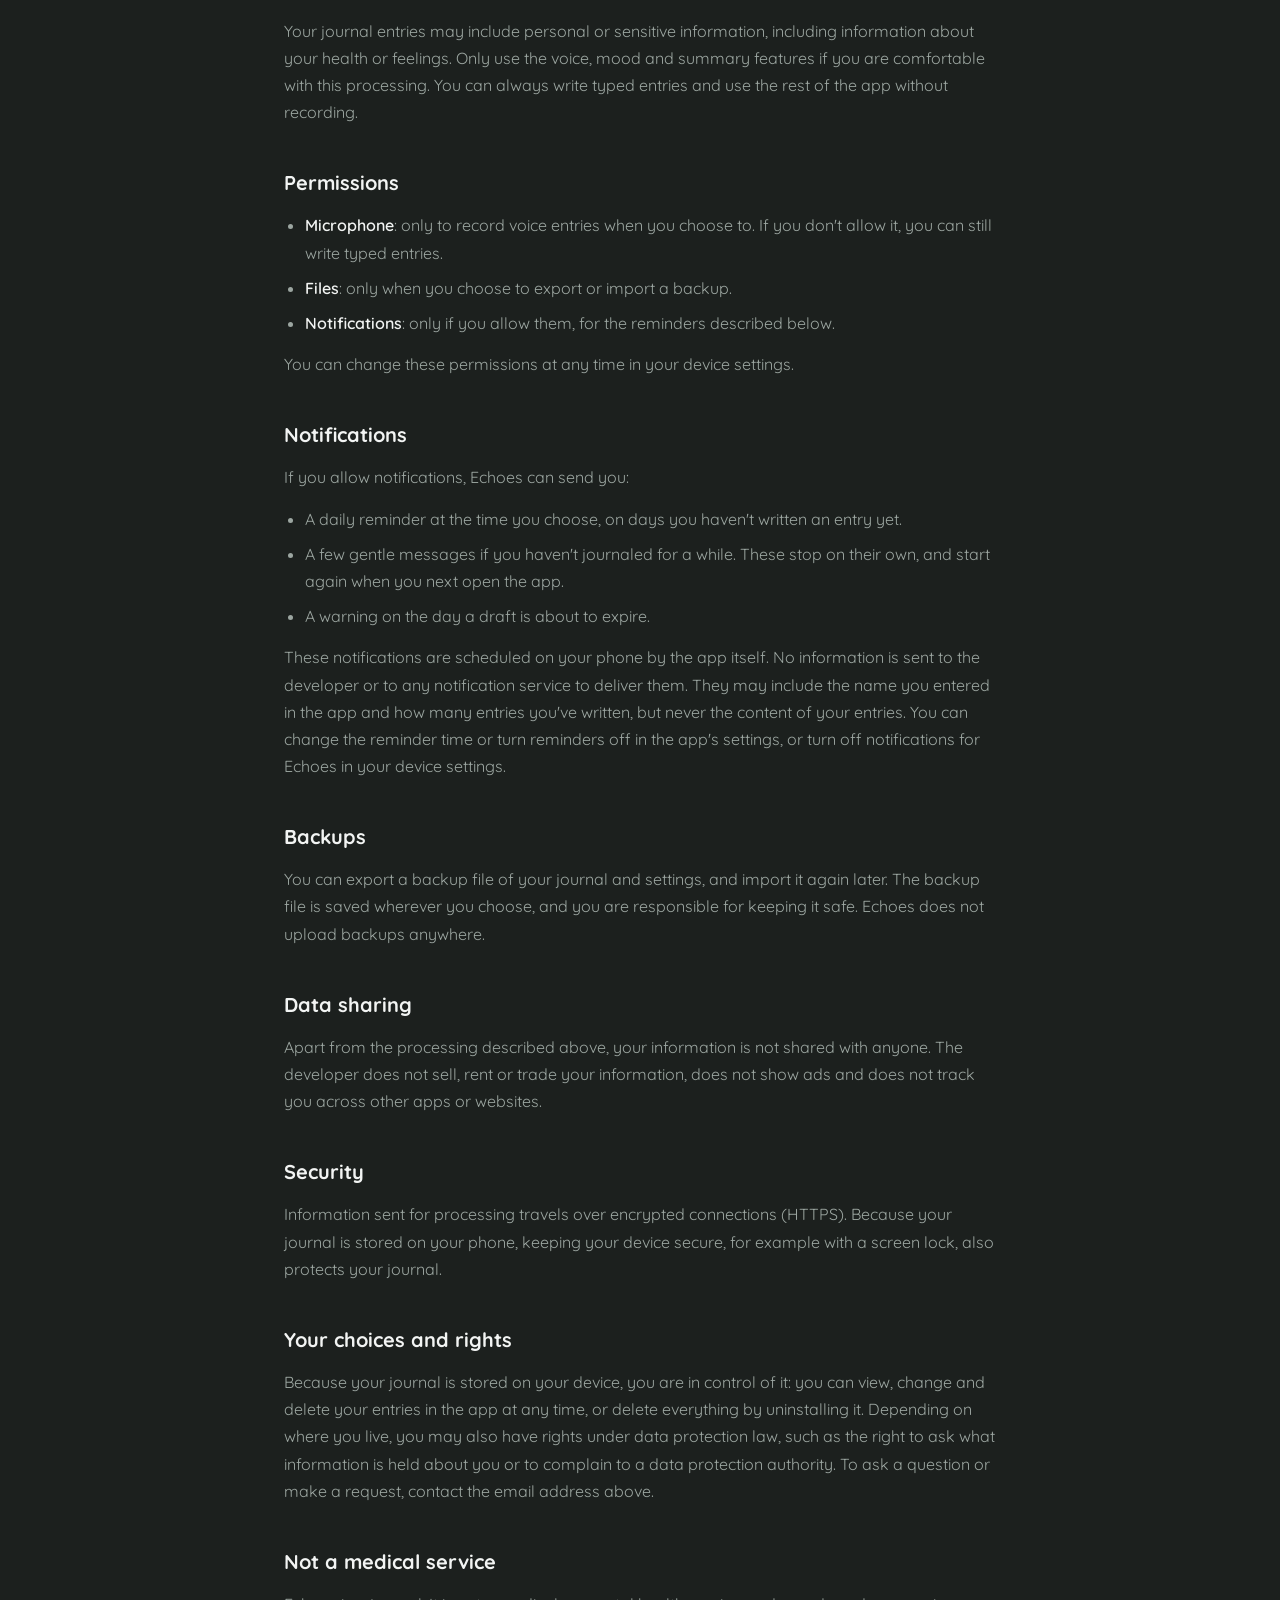
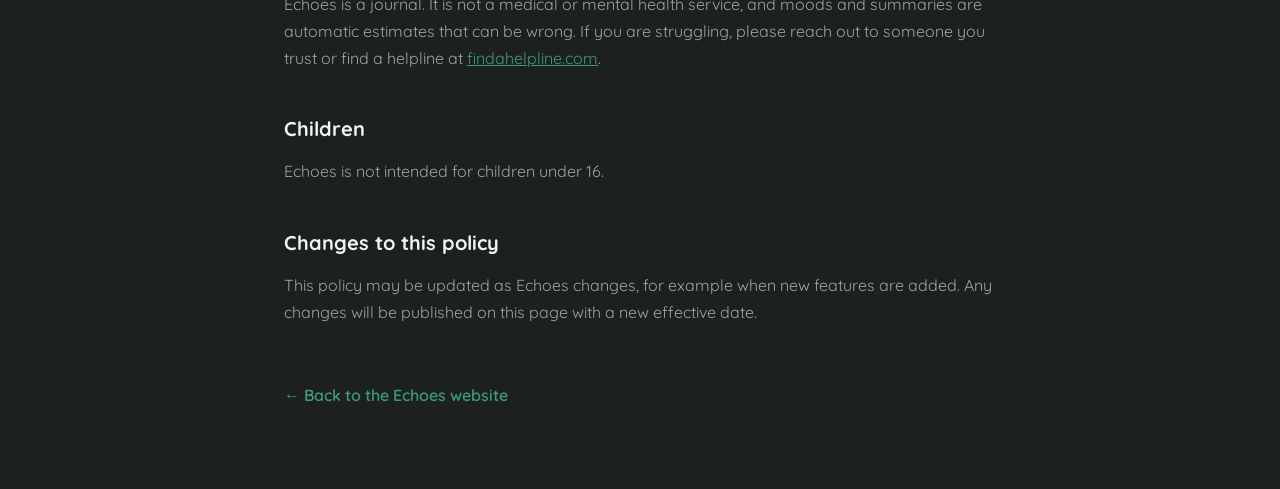
<file: echoes/privacy-policy/index.html>
<!DOCTYPE html>
<html lang="en">
<head>
  <meta charset="UTF-8">
  <meta name="viewport" content="width=device-width, initial-scale=1.0">
  <title>Echoes Privacy Policy</title>
  <meta name="description" content="How the Echoes journaling app handles your journal entries, voice recordings and other information.">
  <link rel="preconnect" href="https://fonts.googleapis.com">
  <link rel="preconnect" href="https://fonts.gstatic.com" crossorigin>
  <link href="https://fonts.googleapis.com/css2?family=Quicksand:wght@400;500;600;700&display=swap" rel="stylesheet">
  <style>
    :root {
      --bg:        #1C201E;
      --surface:   #262B28;
      --surface2:  #2e3530;
      --accent:    #3E9B78;
      --text:      #F2F4F3;
      --muted:     #9CA6A1;
      --radius-card: 20px;
    }

    *, *::before, *::after { box-sizing: border-box; margin: 0; padding: 0; }

    body {
      font-family: 'Quicksand', sans-serif;
      background: var(--bg);
      color: var(--text);
      line-height: 1.7;
      -webkit-font-smoothing: antialiased;
    }

    a { color: var(--accent); }

    nav {
      display: flex;
      align-items: center;
      justify-content: space-between;
      padding: 20px 40px;
      border-bottom: 1px solid var(--surface2);
    }

    .nav-back {
      font-size: 0.85rem;
      font-weight: 500;
      color: var(--muted);
      text-decoration: none;
    }
    .nav-back:hover { color: var(--text); }

    .nav-wordmark {
      font-size: 1rem;
      font-weight: 700;
      letter-spacing: 0.15em;
      color: var(--accent);
    }

    .privacy {
      max-width: 760px;
      margin: 0 auto;
      padding: 64px 24px 80px;
    }

    .privacy h1 {
      font-size: clamp(2rem, 5vw, 2.8rem);
      font-weight: 700;
      line-height: 1.15;
      letter-spacing: -0.02em;
      margin-bottom: 8px;
    }

    .date {
      color: var(--muted);
      margin-bottom: 40px;
    }

    .summary {
      background: var(--surface);
      border: 1px solid var(--surface2);
      border-radius: var(--radius-card);
      padding: 24px 28px;
      margin-bottom: 48px;
    }

    .summary h2 { margin-bottom: 12px; }

    section { margin-bottom: 40px; }

    h2 {
      font-size: 1.25rem;
      font-weight: 700;
      color: var(--text);
      margin-bottom: 12px;
    }

    p, li { color: var(--muted); }

    p { margin-bottom: 14px; }

    ul {
      margin: 0 0 14px 1.3rem;
    }

    li { margin-bottom: 8px; }

    strong { color: var(--text); font-weight: 600; }

    .back-link {
      display: inline-block;
      margin-top: 16px;
      font-weight: 600;
      text-decoration: none;
    }
    .back-link:hover { text-decoration: underline; }

    @media (max-width: 820px) {
      nav { padding: 16px 20px; }
      .privacy { padding: 48px 16px 64px; }
      .summary { padding: 20px; }
    }
  </style>
</head>
<body>

  <nav>
    <a class="nav-back" href="/echoes">← Echoes</a>
    <span class="nav-wordmark">ECHOES</span>
  </nav>

  <main class="privacy">

    <h1>Echoes Privacy Policy</h1>
    <p class="date">Effective date: 15 October 2026 · Last updated: 15 October 2026 (notifications added)</p>

    <div class="summary">
      <h2>The short version</h2>
      <ul>
        <li>Your journal is stored on your phone. There is no account and no sign-up.</li>
        <li>To turn your voice into text, work out the mood of an entry and write weekly and monthly summaries, Echoes sends your recordings and entry text to AI services for processing. The developer does not keep a copy.</li>
        <li>Echoes has no ads, no analytics and no tracking, and your information is never sold.</li>
      </ul>
    </div>

    <section>
      <h2>Who is responsible</h2>
      <p>
        Echoes is developed by Antoni Gruba, an independent developer. If you have any questions about this policy
        or your information, contact <a href="mailto:antonigruba.dev@gmail.com">antonigruba.dev@gmail.com</a>.
      </p>
    </section>

    <section>
      <h2>Information stored on your device</h2>
      <p>Everything you create in Echoes is stored locally on your phone, in the app's private storage:</p>
      <ul>
        <li>Your journal entries, quick notes and drafts.</li>
        <li>The mood worked out for each entry, and your weekly and monthly summaries.</li>
        <li>Your settings, such as the name you choose to enter, your reminder time, your goals and when your day ends.</li>
        <li>Voice recordings, which are kept temporarily in the app's private storage after they have been turned into text.</li>
      </ul>
      <p>
        This information stays on your device unless you choose to export a backup. Deleting an entry removes it from
        your journal, and uninstalling the app deletes everything Echoes has stored on that device. Your phone's own
        backup service (for example Google's or Apple's device backup) may include the app's data, depending on your
        phone's settings.
      </p>
    </section>

    <section>
      <h2>Information sent for processing</h2>
      <p>Some features need an internet connection. When you use them, Echoes sends the following through the developer's server:</p>
      <ul>
        <li><strong>Voice recordings</strong>, to OpenAI, to turn your speech into text.</li>
        <li><strong>The text of an entry</strong>, to Hugging Face, to work out the mood of the entry.</li>
        <li><strong>The text of your entries for a week or month</strong>, to OpenAI, to write a short summary of that period.</li>
      </ul>
      <p>
        The developer's server only passes these requests on and returns the result to your phone. It does not store
        your recordings or entries. The hosting provider (Vercel) may keep standard technical logs, such as the time of
        a request and your IP address, for a short period to keep the service running and secure.
      </p>
      <p>
        OpenAI and Hugging Face process this information to return the result, under their own privacy policies.
        OpenAI states that it does not use data sent through its API to train its models by default, and that it may
        keep it for up to 30 days to monitor for abuse.
      </p>
      <p>
        Your journal entries may include personal or sensitive information, including information about your health
        or feelings. Only use the voice, mood and summary features if you are comfortable with this processing.
        You can always write typed entries and use the rest of the app without recording.
      </p>
    </section>

    <section>
      <h2>Permissions</h2>
      <ul>
        <li><strong>Microphone</strong>: only to record voice entries when you choose to. If you don't allow it, you can still write typed entries.</li>
        <li><strong>Files</strong>: only when you choose to export or import a backup.</li>
        <li><strong>Notifications</strong>: only if you allow them, for the reminders described below.</li>
      </ul>
      <p>You can change these permissions at any time in your device settings.</p>
    </section>

    <section>
      <h2>Notifications</h2>
      <p>If you allow notifications, Echoes can send you:</p>
      <ul>
        <li>A daily reminder at the time you choose, on days you haven't written an entry yet.</li>
        <li>A few gentle messages if you haven't journaled for a while. These stop on their own, and start again when you next open the app.</li>
        <li>A warning on the day a draft is about to expire.</li>
      </ul>
      <p>
        These notifications are scheduled on your phone by the app itself. No information is sent to the developer
        or to any notification service to deliver them. They may include the name you entered in the app and how many
        entries you've written, but never the content of your entries. You can change the reminder time or turn
        reminders off in the app's settings, or turn off notifications for Echoes in your device settings.
      </p>
    </section>

    <section>
      <h2>Backups</h2>
      <p>
        You can export a backup file of your journal and settings, and import it again later. The backup file is saved
        wherever you choose, and you are responsible for keeping it safe. Echoes does not upload backups anywhere.
      </p>
    </section>

    <section>
      <h2>Data sharing</h2>
      <p>
        Apart from the processing described above, your information is not shared with anyone. The developer does not
        sell, rent or trade your information, does not show ads and does not track you across other apps or websites.
      </p>
    </section>

    <section>
      <h2>Security</h2>
      <p>
        Information sent for processing travels over encrypted connections (HTTPS). Because your journal is stored on
        your phone, keeping your device secure, for example with a screen lock, also protects your journal.
      </p>
    </section>

    <section>
      <h2>Your choices and rights</h2>
      <p>
        Because your journal is stored on your device, you are in control of it: you can view, change and delete your
        entries in the app at any time, or delete everything by uninstalling it. Depending on where you live, you may
        also have rights under data protection law, such as the right to ask what information is held about you or to
        complain to a data protection authority. To ask a question or make a request, contact the email address above.
      </p>
    </section>

    <section>
      <h2>Not a medical service</h2>
      <p>
        Echoes is a journal. It is not a medical or mental health service, and moods and summaries are automatic
        estimates that can be wrong. If you are struggling, please reach out to someone you trust or find a helpline
        at <a href="https://findahelpline.com" target="_blank" rel="noopener">findahelpline.com</a>.
      </p>
    </section>

    <section>
      <h2>Children</h2>
      <p>Echoes is not intended for children under 16.</p>
    </section>

    <section>
      <h2>Changes to this policy</h2>
      <p>
        This policy may be updated as Echoes changes, for example when new features are added. Any changes will be
        published on this page with a new effective date.
      </p>
    </section>

    <a class="back-link" href="/echoes">← Back to the Echoes website</a>

  </main>

</body>
</html>
</file>
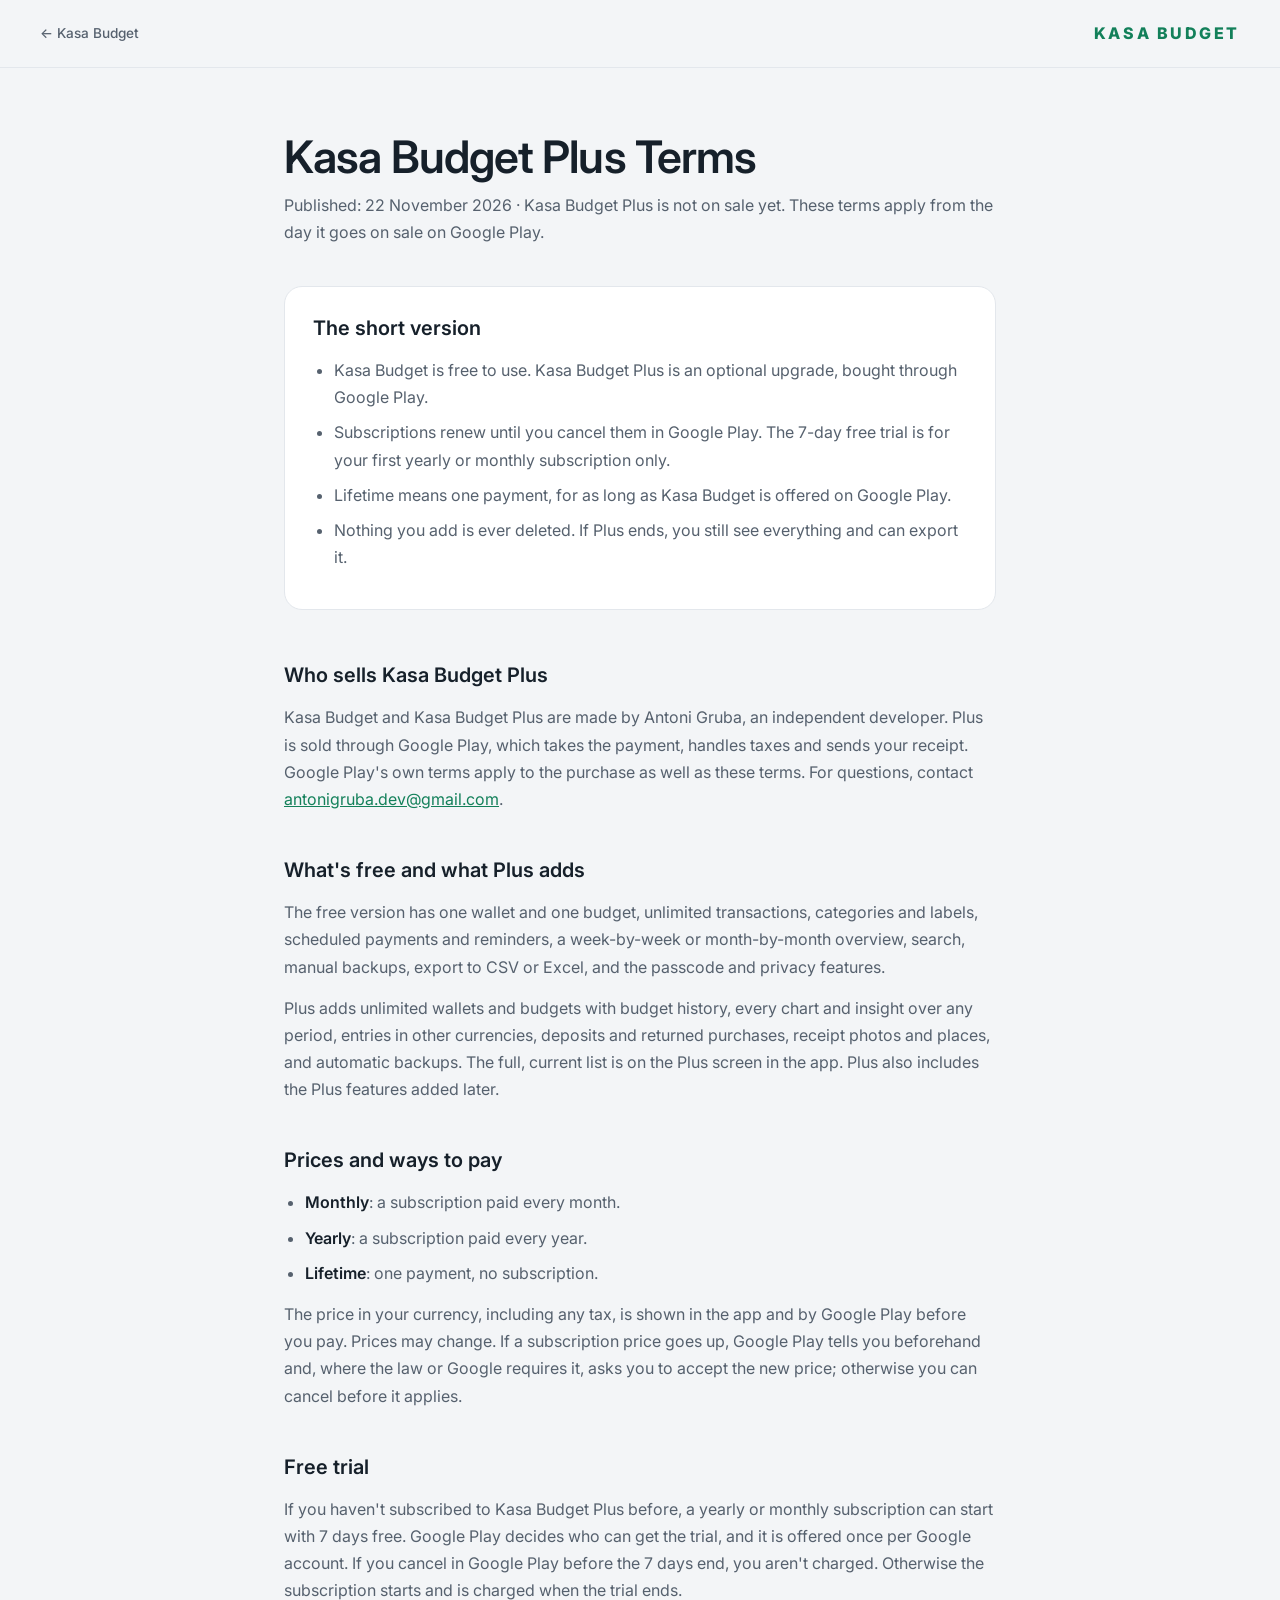
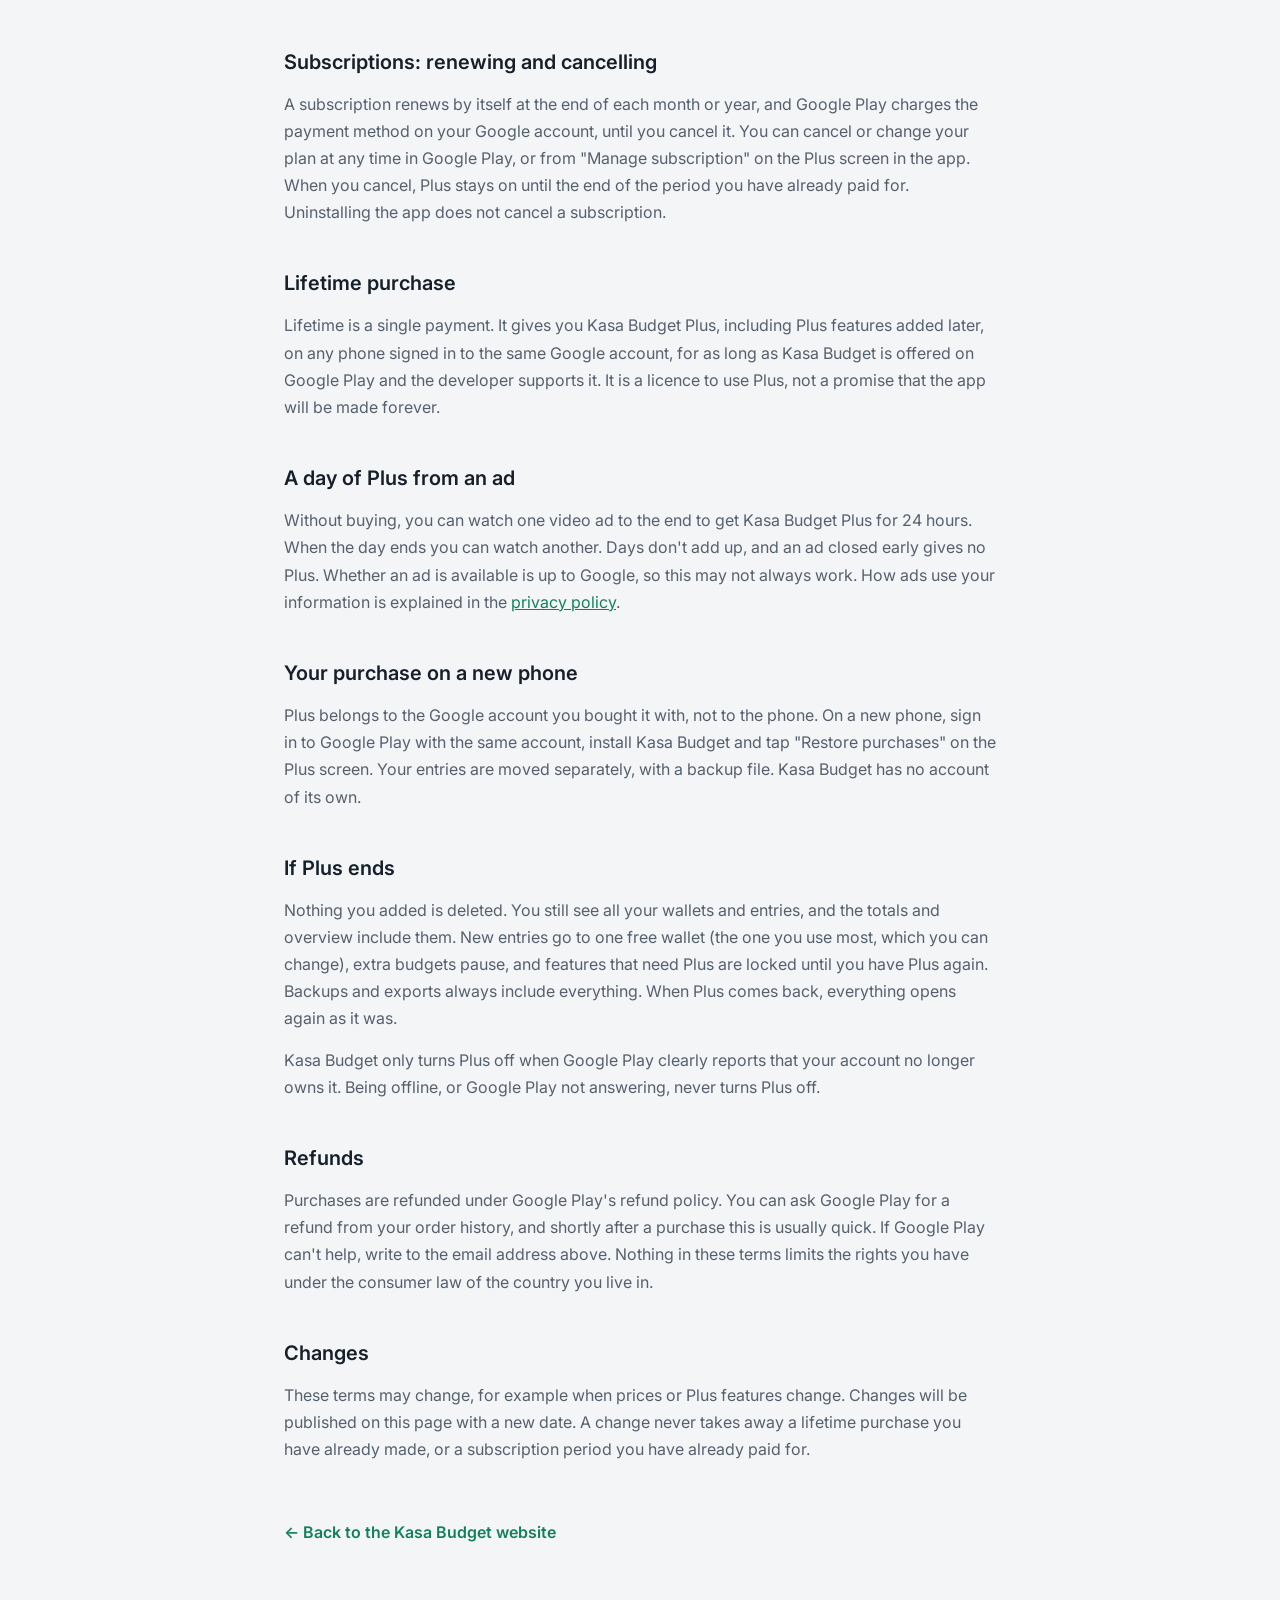
<file: kasa/plus-terms/index.html>
<!DOCTYPE html>
<html lang="en">
<head>
  <meta charset="UTF-8">
  <meta name="viewport" content="width=device-width, initial-scale=1.0">
  <title>Kasa Budget Plus Terms</title>
  <meta name="description" content="How Kasa Budget Plus works: prices, the free trial, subscriptions, lifetime purchases, the day of Plus from an ad, refunds and what happens if Plus ends.">
  <link rel="canonical" href="https://antonigruba.work/kasa/plus-terms/">
  <meta name="color-scheme" content="light dark">
  <link rel="icon" type="image/png" href="/images/favicon.png">
  <link rel="preconnect" href="https://fonts.googleapis.com">
  <link rel="preconnect" href="https://fonts.gstatic.com" crossorigin>
  <link href="https://fonts.googleapis.com/css2?family=Inter:wght@400;500;600;700;800&display=swap" rel="stylesheet">
  <style>
    :root {
      --bg:      #F3F5F7;
      --surface: #FFFFFF;
      --line:    #E3E7EC;
      --text:    #16202A;
      --muted:   #56616E;
      --accent:  #13805A;
      --radius-card: 18px;
    }
    @media (prefers-color-scheme: dark) {
      :root {
        --bg:      #0E1216;
        --surface: #181D23;
        --line:    #2A3139;
        --text:    #ECEFF2;
        --muted:   #A7B1BC;
        --accent:  #2BC48A;
      }
    }

    *, *::before, *::after { box-sizing: border-box; margin: 0; padding: 0; }

    body {
      font-family: 'Inter', system-ui, sans-serif;
      background: var(--bg);
      color: var(--text);
      line-height: 1.7;
      -webkit-font-smoothing: antialiased;
    }

    a { color: var(--accent); }

    nav {
      display: flex;
      align-items: center;
      justify-content: space-between;
      padding: 20px 40px;
      border-bottom: 1px solid var(--line);
    }

    .nav-back {
      font-size: 0.85rem;
      font-weight: 500;
      color: var(--muted);
      text-decoration: none;
    }
    .nav-back:hover { color: var(--text); }

    .nav-wordmark {
      font-size: 1rem;
      font-weight: 800;
      letter-spacing: 0.16em;
      color: var(--accent);
    }

    .privacy {
      max-width: 760px;
      margin: 0 auto;
      padding: 64px 24px 80px;
    }

    .privacy h1 {
      font-size: clamp(2rem, 5vw, 2.8rem);
      font-weight: 600;
      line-height: 1.15;
      letter-spacing: -0.02em;
      margin-bottom: 8px;
    }

    .date {
      color: var(--muted);
      margin-bottom: 40px;
    }

    .summary {
      background: var(--surface);
      border: 1px solid var(--line);
      border-radius: var(--radius-card);
      padding: 24px 28px;
      margin-bottom: 48px;
    }

    .summary h2 { margin-bottom: 12px; }

    section { margin-bottom: 40px; }

    h2 {
      font-size: 1.25rem;
      font-weight: 600;
      color: var(--text);
      margin-bottom: 12px;
    }

    p, li { color: var(--muted); }

    p { margin-bottom: 14px; }

    ul {
      margin: 0 0 14px 1.3rem;
    }

    li { margin-bottom: 8px; }

    strong { color: var(--text); font-weight: 600; }

    .back-link {
      display: inline-block;
      margin-top: 16px;
      font-weight: 600;
      text-decoration: none;
    }
    .back-link:hover { text-decoration: underline; }

    @media (max-width: 820px) {
      nav { padding: 16px 20px; }
      .privacy { padding: 48px 16px 64px; }
      .summary { padding: 20px; }
    }
  </style>
</head>
<body>

  <nav>
    <a class="nav-back" href="/kasa">← Kasa Budget</a>
    <span class="nav-wordmark">KASA BUDGET</span>
  </nav>

  <main class="privacy">

    <h1>Kasa Budget Plus Terms</h1>
    <p class="date">Published: 22 November 2026 · Kasa Budget Plus is not on sale yet. These terms apply from the day it goes on sale on Google Play.</p>

    <div class="summary">
      <h2>The short version</h2>
      <ul>
        <li>Kasa Budget is free to use. Kasa Budget Plus is an optional upgrade, bought through Google Play.</li>
        <li>Subscriptions renew until you cancel them in Google Play. The 7-day free trial is for your first yearly or monthly subscription only.</li>
        <li>Lifetime means one payment, for as long as Kasa Budget is offered on Google Play.</li>
        <li>Nothing you add is ever deleted. If Plus ends, you still see everything and can export it.</li>
      </ul>
    </div>

    <section>
      <h2>Who sells Kasa Budget Plus</h2>
      <p>
        Kasa Budget and Kasa Budget Plus are made by Antoni Gruba, an independent developer. Plus is sold through
        Google Play, which takes the payment, handles taxes and sends your receipt. Google Play's own terms apply to
        the purchase as well as these terms. For questions, contact
        <a href="mailto:antonigruba.dev@gmail.com">antonigruba.dev@gmail.com</a>.
      </p>
    </section>

    <section>
      <h2>What's free and what Plus adds</h2>
      <p>
        The free version has one wallet and one budget, unlimited transactions, categories and labels, scheduled payments
        and reminders, a week-by-week or month-by-month overview, search, manual backups, export to CSV or Excel, and the
        passcode and privacy features.
      </p>
      <p>
        Plus adds unlimited wallets and budgets with budget history, every chart and insight over any period, entries in
        other currencies, deposits and returned purchases, receipt photos and places, and automatic backups. The full,
        current list is on the Plus screen in the app. Plus also includes the Plus features added later.
      </p>
    </section>

    <section>
      <h2>Prices and ways to pay</h2>
      <ul>
        <li><strong>Monthly</strong>: a subscription paid every month.</li>
        <li><strong>Yearly</strong>: a subscription paid every year.</li>
        <li><strong>Lifetime</strong>: one payment, no subscription.</li>
      </ul>
      <p>
        The price in your currency, including any tax, is shown in the app and by Google Play before you pay. Prices may
        change. If a subscription price goes up, Google Play tells you beforehand and, where the law or Google requires
        it, asks you to accept the new price; otherwise you can cancel before it applies.
      </p>
    </section>

    <section>
      <h2>Free trial</h2>
      <p>
        If you haven't subscribed to Kasa Budget Plus before, a yearly or monthly subscription can start with 7 days free.
        Google Play decides who can get the trial, and it is offered once per Google account. If you cancel in Google Play
        before the 7 days end, you aren't charged. Otherwise the subscription starts and is charged when the trial ends.
      </p>
    </section>

    <section>
      <h2>Subscriptions: renewing and cancelling</h2>
      <p>
        A subscription renews by itself at the end of each month or year, and Google Play charges the payment method on
        your Google account, until you cancel it. You can cancel or change your plan at any time in Google Play, or from
        "Manage subscription" on the Plus screen in the app. When you cancel, Plus stays on until the end of the period
        you have already paid for. Uninstalling the app does not cancel a subscription.
      </p>
    </section>

    <section>
      <h2>Lifetime purchase</h2>
      <p>
        Lifetime is a single payment. It gives you Kasa Budget Plus, including Plus features added later, on any phone
        signed in to the same Google account, for as long as Kasa Budget is offered on Google Play and the developer
        supports it. It is a licence to use Plus, not a promise that the app will be made forever.
      </p>
    </section>

    <section>
      <h2>A day of Plus from an ad</h2>
      <p>
        Without buying, you can watch one video ad to the end to get Kasa Budget Plus for 24 hours. When the day ends you
        can watch another. Days don't add up, and an ad closed early gives no Plus. Whether an ad is available is up to
        Google, so this may not always work. How ads use your information is explained in the
        <a href="../privacy-policy/">privacy policy</a>.
      </p>
    </section>

    <section>
      <h2>Your purchase on a new phone</h2>
      <p>
        Plus belongs to the Google account you bought it with, not to the phone. On a new phone, sign in to Google Play
        with the same account, install Kasa Budget and tap "Restore purchases" on the Plus screen. Your entries are moved
        separately, with a backup file. Kasa Budget has no account of its own.
      </p>
    </section>

    <section>
      <h2>If Plus ends</h2>
      <p>
        Nothing you added is deleted. You still see all your wallets and entries, and the totals and overview include
        them. New entries go to one free wallet (the one you use most, which you can change), extra budgets pause, and features that need Plus are locked until
        you have Plus again. Backups and exports always include everything. When Plus comes back, everything opens again
        as it was.
      </p>
      <p>
        Kasa Budget only turns Plus off when Google Play clearly reports that your account no longer owns it. Being
        offline, or Google Play not answering, never turns Plus off.
      </p>
    </section>

    <section>
      <h2>Refunds</h2>
      <p>
        Purchases are refunded under Google Play's refund policy. You can ask Google Play for a refund from your order
        history, and shortly after a purchase this is usually quick. If Google Play can't help, write to the email
        address above. Nothing in these terms limits the rights you have under the consumer law of the country you live
        in.
      </p>
    </section>

    <section>
      <h2>Changes</h2>
      <p>
        These terms may change, for example when prices or Plus features change. Changes will be published on this page
        with a new date. A change never takes away a lifetime purchase you have already made, or a subscription period
        you have already paid for.
      </p>
    </section>

    <a class="back-link" href="/kasa">← Back to the Kasa Budget website</a>

  </main>

</body>
</html>
</file>
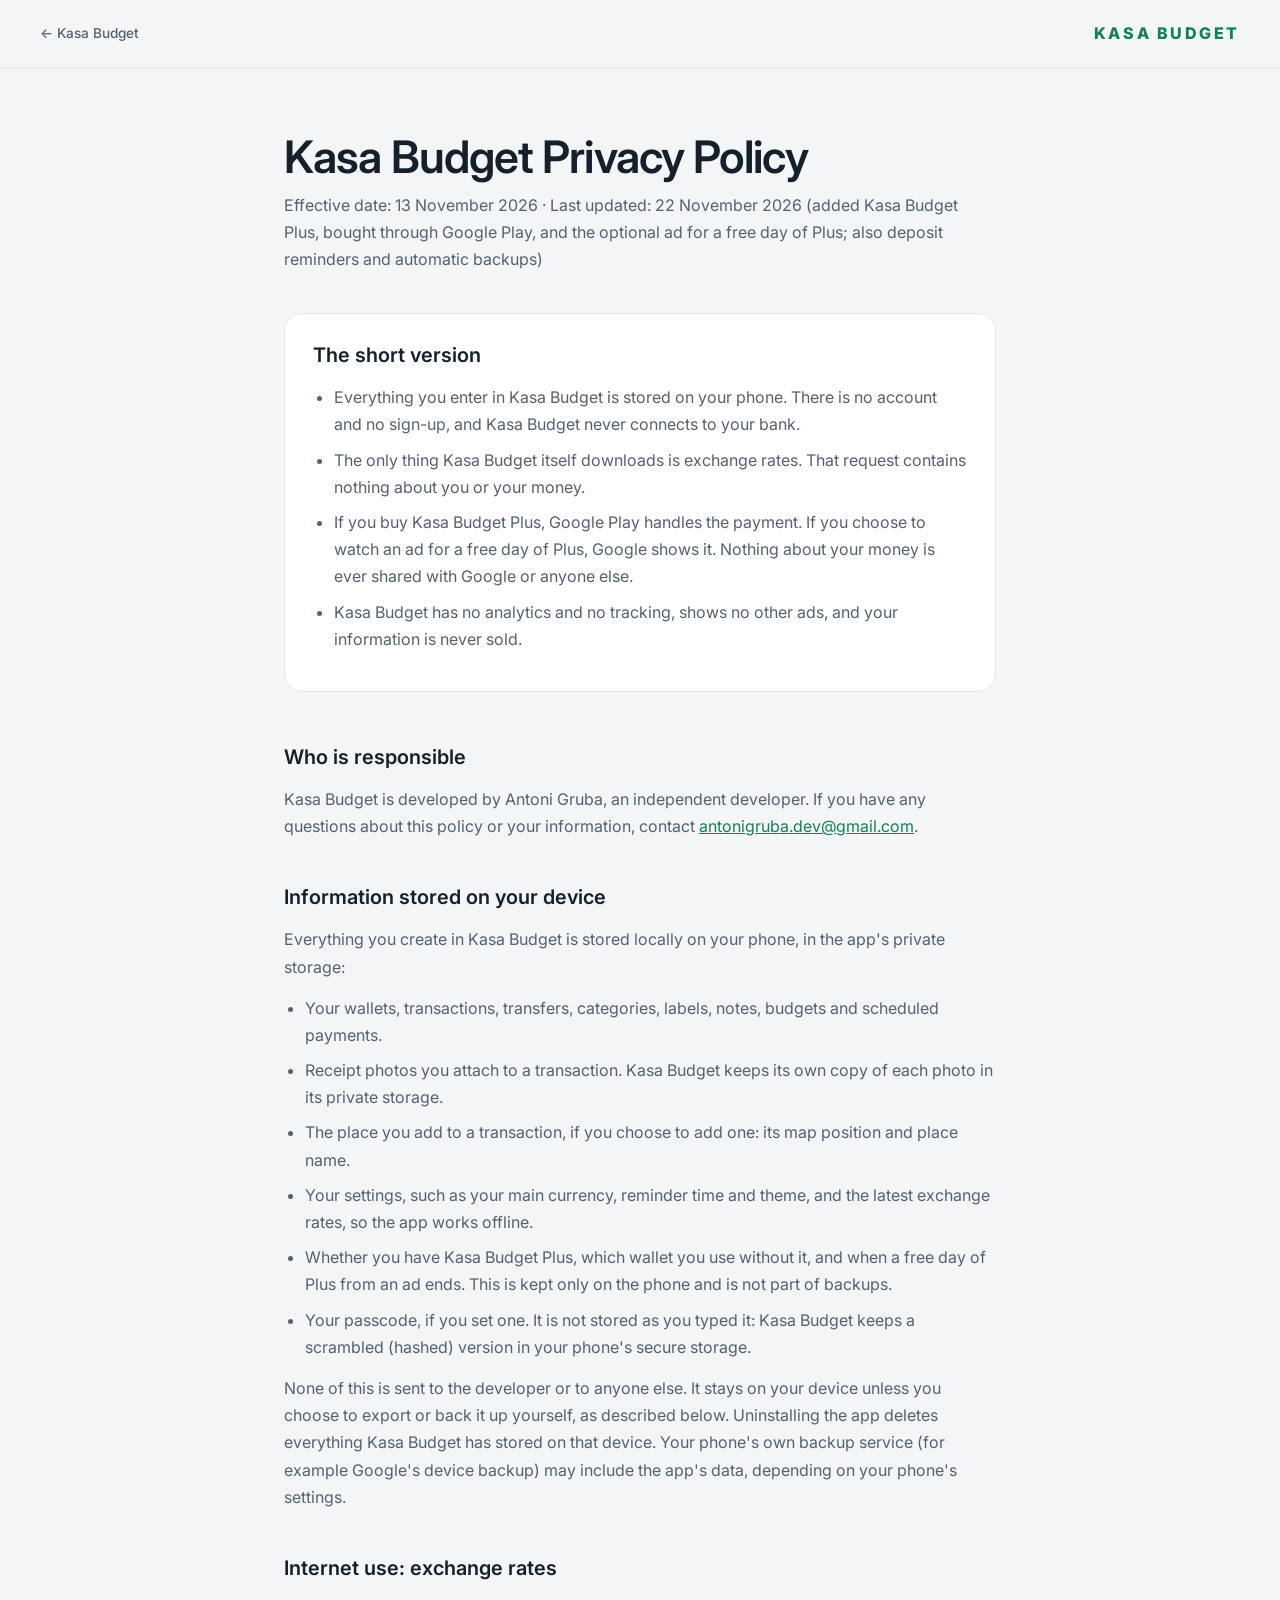
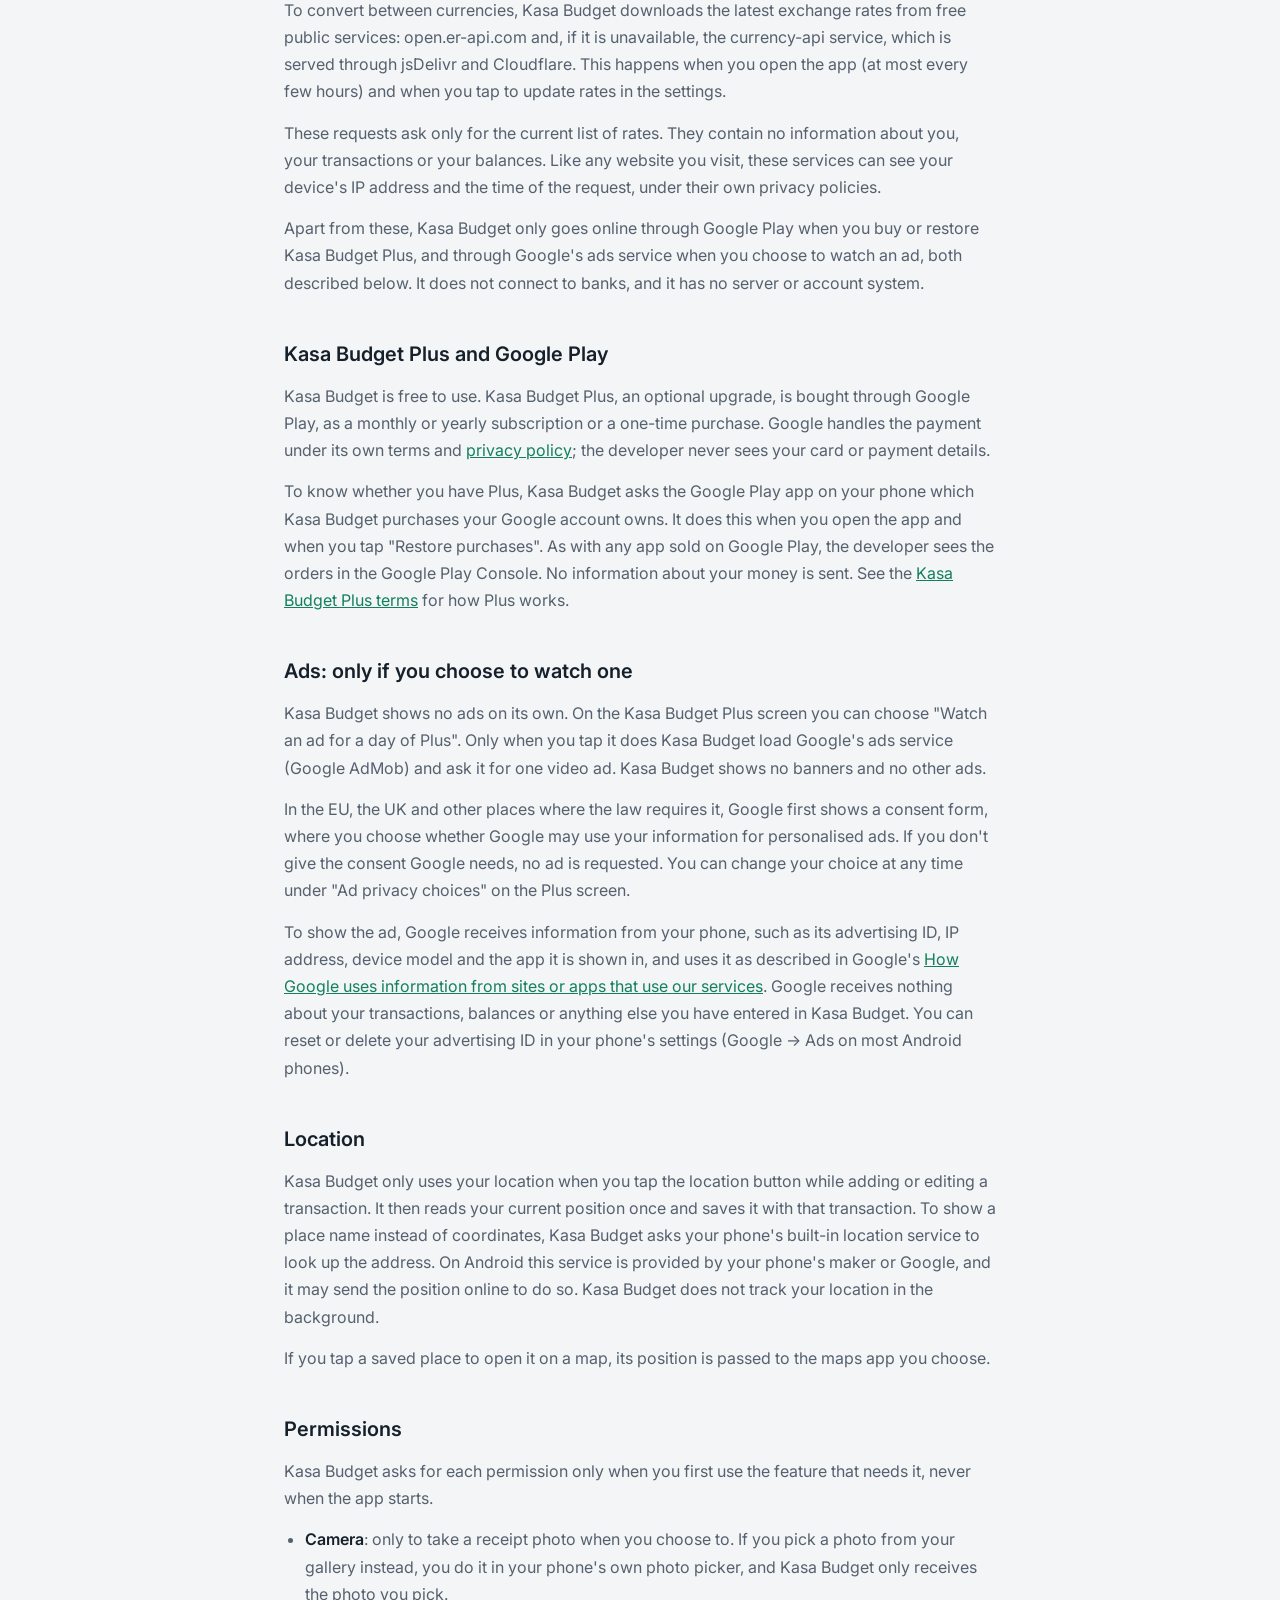
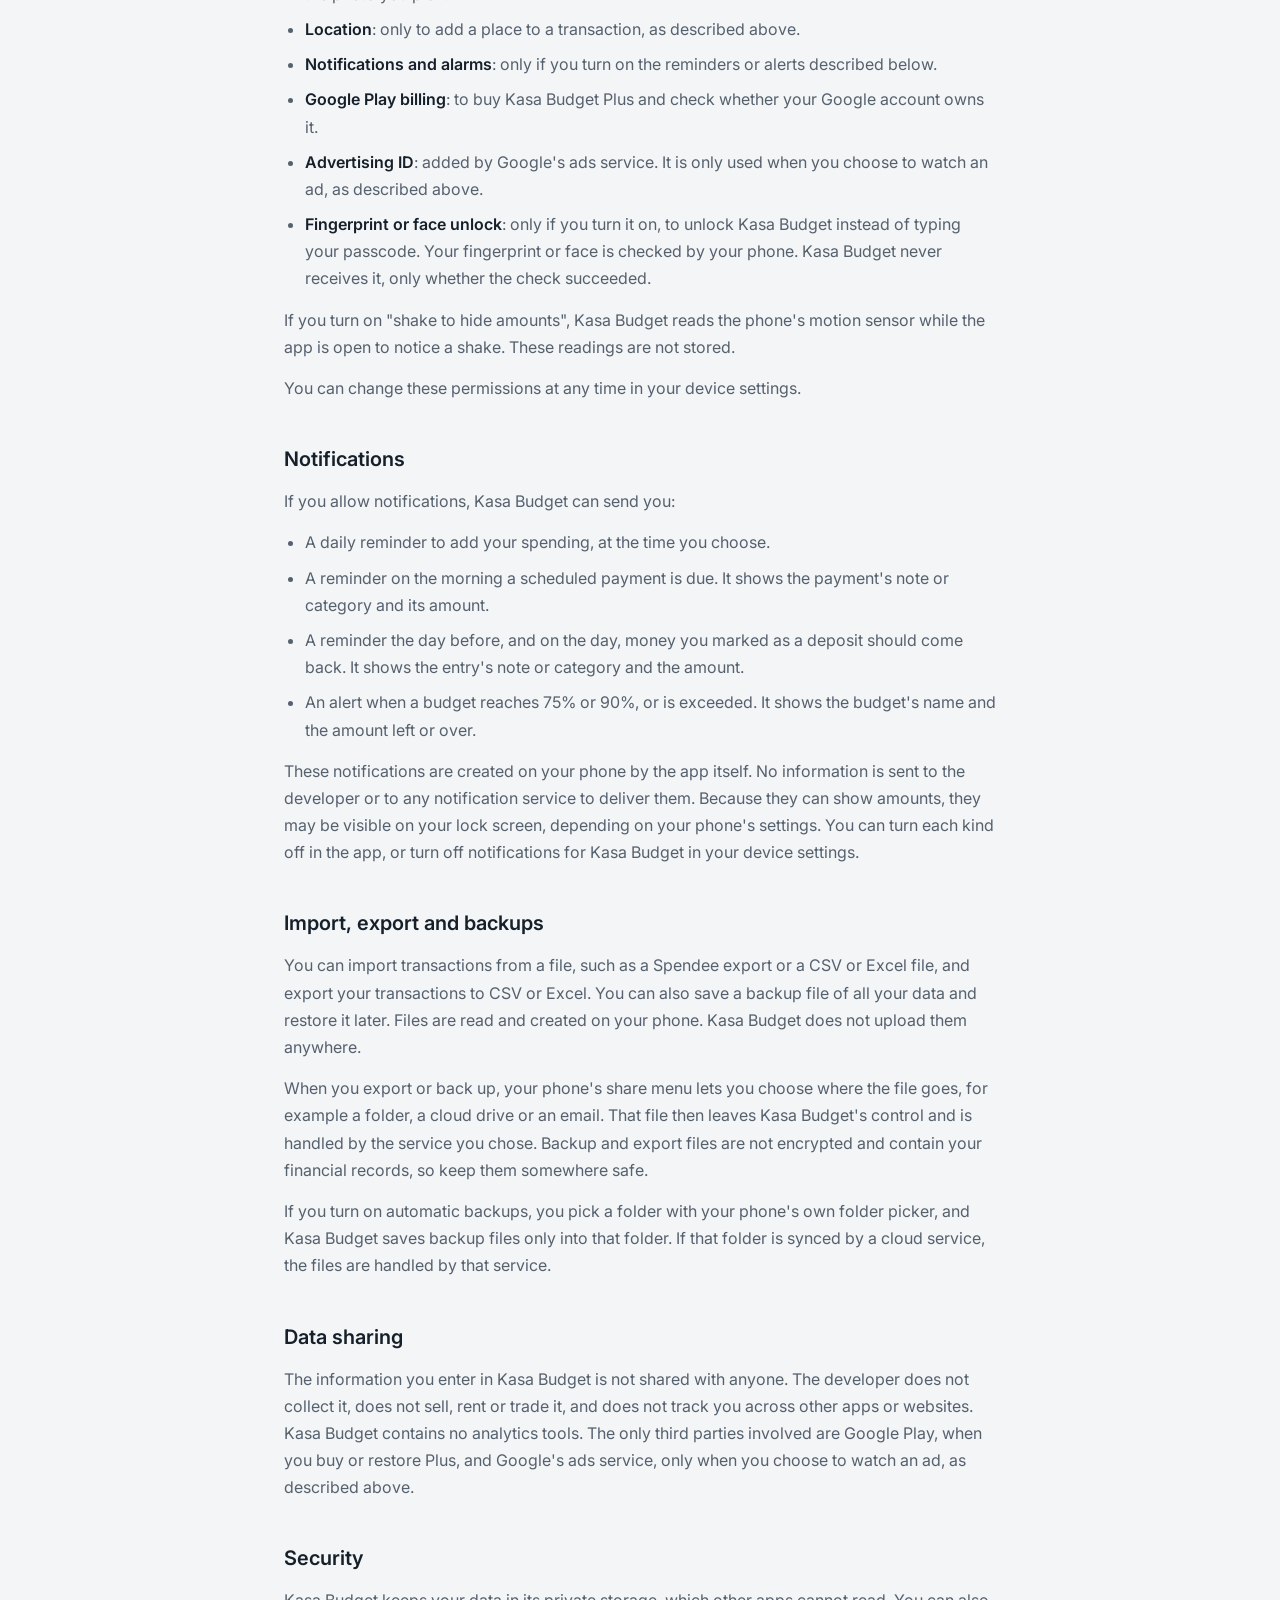
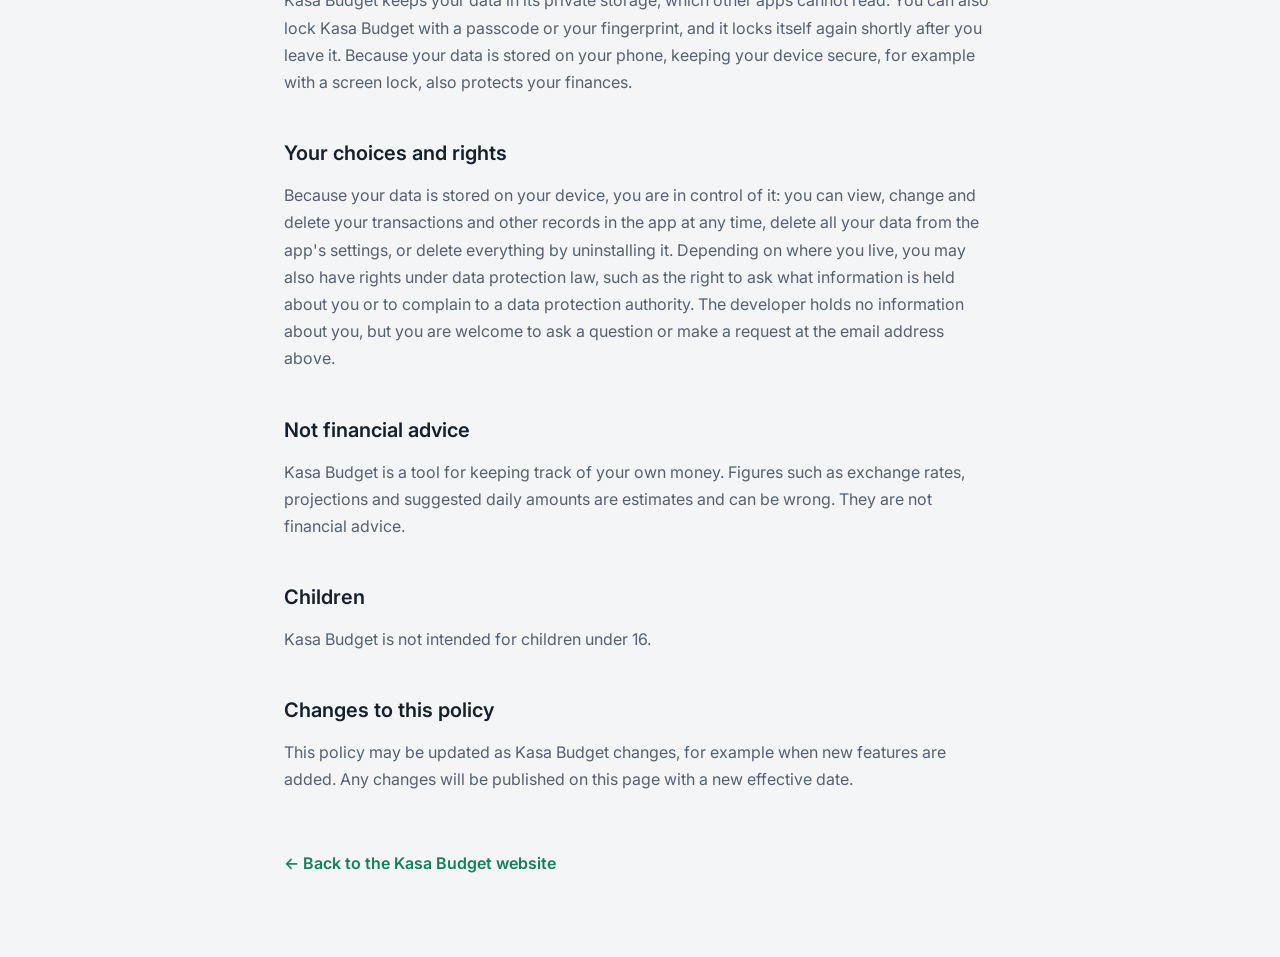
<file: kasa/privacy-policy/index.html>
<!DOCTYPE html>
<html lang="en">
<head>
  <meta charset="UTF-8">
  <meta name="viewport" content="width=device-width, initial-scale=1.0">
  <title>Kasa Budget Privacy Policy</title>
  <meta name="description" content="How the Kasa Budget personal finance app handles your transactions, photos, location, purchases, ads and other information.">
  <link rel="canonical" href="https://antonigruba.work/kasa/privacy-policy/">
  <meta name="color-scheme" content="light dark">
  <link rel="icon" type="image/png" href="/images/favicon.png">
  <link rel="preconnect" href="https://fonts.googleapis.com">
  <link rel="preconnect" href="https://fonts.gstatic.com" crossorigin>
  <link href="https://fonts.googleapis.com/css2?family=Inter:wght@400;500;600;700;800&display=swap" rel="stylesheet">
  <style>
    :root {
      --bg:      #F3F5F7;
      --surface: #FFFFFF;
      --line:    #E3E7EC;
      --text:    #16202A;
      --muted:   #56616E;
      --accent:  #13805A;
      --radius-card: 18px;
    }
    @media (prefers-color-scheme: dark) {
      :root {
        --bg:      #0E1216;
        --surface: #181D23;
        --line:    #2A3139;
        --text:    #ECEFF2;
        --muted:   #A7B1BC;
        --accent:  #2BC48A;
      }
    }

    *, *::before, *::after { box-sizing: border-box; margin: 0; padding: 0; }

    body {
      font-family: 'Inter', system-ui, sans-serif;
      background: var(--bg);
      color: var(--text);
      line-height: 1.7;
      -webkit-font-smoothing: antialiased;
    }

    a { color: var(--accent); }

    nav {
      display: flex;
      align-items: center;
      justify-content: space-between;
      padding: 20px 40px;
      border-bottom: 1px solid var(--line);
    }

    .nav-back {
      font-size: 0.85rem;
      font-weight: 500;
      color: var(--muted);
      text-decoration: none;
    }
    .nav-back:hover { color: var(--text); }

    .nav-wordmark {
      font-size: 1rem;
      font-weight: 800;
      letter-spacing: 0.16em;
      color: var(--accent);
    }

    .privacy {
      max-width: 760px;
      margin: 0 auto;
      padding: 64px 24px 80px;
    }

    .privacy h1 {
      font-size: clamp(2rem, 5vw, 2.8rem);
      font-weight: 600;
      line-height: 1.15;
      letter-spacing: -0.02em;
      margin-bottom: 8px;
    }

    .date {
      color: var(--muted);
      margin-bottom: 40px;
    }

    .summary {
      background: var(--surface);
      border: 1px solid var(--line);
      border-radius: var(--radius-card);
      padding: 24px 28px;
      margin-bottom: 48px;
    }

    .summary h2 { margin-bottom: 12px; }

    section { margin-bottom: 40px; }

    h2 {
      font-size: 1.25rem;
      font-weight: 600;
      color: var(--text);
      margin-bottom: 12px;
    }

    p, li { color: var(--muted); }

    p { margin-bottom: 14px; }

    ul {
      margin: 0 0 14px 1.3rem;
    }

    li { margin-bottom: 8px; }

    strong { color: var(--text); font-weight: 600; }

    .back-link {
      display: inline-block;
      margin-top: 16px;
      font-weight: 600;
      text-decoration: none;
    }
    .back-link:hover { text-decoration: underline; }

    @media (max-width: 820px) {
      nav { padding: 16px 20px; }
      .privacy { padding: 48px 16px 64px; }
      .summary { padding: 20px; }
    }
  </style>
</head>
<body>

  <nav>
    <a class="nav-back" href="/kasa">← Kasa Budget</a>
    <span class="nav-wordmark">KASA BUDGET</span>
  </nav>

  <main class="privacy">

    <h1>Kasa Budget Privacy Policy</h1>
    <p class="date">Effective date: 13 November 2026 · Last updated: 22 November 2026 (added Kasa Budget Plus, bought through Google Play, and the optional ad for a free day of Plus; also deposit reminders and automatic backups)</p>

    <div class="summary">
      <h2>The short version</h2>
      <ul>
        <li>Everything you enter in Kasa Budget is stored on your phone. There is no account and no sign-up, and Kasa Budget never connects to your bank.</li>
        <li>The only thing Kasa Budget itself downloads is exchange rates. That request contains nothing about you or your money.</li>
        <li>If you buy Kasa Budget Plus, Google Play handles the payment. If you choose to watch an ad for a free day of Plus, Google shows it. Nothing about your money is ever shared with Google or anyone else.</li>
        <li>Kasa Budget has no analytics and no tracking, shows no other ads, and your information is never sold.</li>
      </ul>
    </div>

    <section>
      <h2>Who is responsible</h2>
      <p>
        Kasa Budget is developed by Antoni Gruba, an independent developer. If you have any questions about this policy
        or your information, contact <a href="mailto:antonigruba.dev@gmail.com">antonigruba.dev@gmail.com</a>.
      </p>
    </section>

    <section>
      <h2>Information stored on your device</h2>
      <p>Everything you create in Kasa Budget is stored locally on your phone, in the app's private storage:</p>
      <ul>
        <li>Your wallets, transactions, transfers, categories, labels, notes, budgets and scheduled payments.</li>
        <li>Receipt photos you attach to a transaction. Kasa Budget keeps its own copy of each photo in its private storage.</li>
        <li>The place you add to a transaction, if you choose to add one: its map position and place name.</li>
        <li>Your settings, such as your main currency, reminder time and theme, and the latest exchange rates, so the app works offline.</li>
        <li>Whether you have Kasa Budget Plus, which wallet you use without it, and when a free day of Plus from an ad ends. This is kept only on the phone and is not part of backups.</li>
        <li>Your passcode, if you set one. It is not stored as you typed it: Kasa Budget keeps a scrambled (hashed) version in your phone's secure storage.</li>
      </ul>
      <p>
        None of this is sent to the developer or to anyone else. It stays on your device unless you choose to export
        or back it up yourself, as described below. Uninstalling the app deletes everything Kasa Budget has stored on that
        device. Your phone's own backup service (for example Google's device backup) may include the app's data,
        depending on your phone's settings.
      </p>
    </section>

    <section>
      <h2>Internet use: exchange rates</h2>
      <p>
        To convert between currencies, Kasa Budget downloads the latest exchange rates from free public services:
        open.er-api.com and, if it is unavailable, the currency-api service, which is served through jsDelivr and
        Cloudflare. This happens when you open the app (at most every few hours) and when you tap to update rates
        in the settings.
      </p>
      <p>
        These requests ask only for the current list of rates. They contain no information about you, your
        transactions or your balances. Like any website you visit, these services can see your device's IP address
        and the time of the request, under their own privacy policies.
      </p>
      <p>
        Apart from these, Kasa Budget only goes online through Google Play when you buy or restore Kasa Budget Plus, and
        through Google's ads service when you choose to watch an ad, both described below. It does not connect to banks,
        and it has no server or account system.
      </p>
    </section>

    <section>
      <h2>Kasa Budget Plus and Google Play</h2>
      <p>
        Kasa Budget is free to use. Kasa Budget Plus, an optional upgrade, is bought through Google Play, as a monthly or
        yearly subscription or a one-time purchase. Google handles the payment under its own terms and
        <a href="https://policies.google.com/privacy" target="_blank" rel="noopener">privacy policy</a>; the developer never
        sees your card or payment details.
      </p>
      <p>
        To know whether you have Plus, Kasa Budget asks the Google Play app on your phone which Kasa Budget purchases your
        Google account owns. It does this when you open the app and when you tap "Restore purchases". As with any app
        sold on Google Play, the developer sees the orders in the Google Play Console. No information about your money is
        sent. See the
        <a href="../plus-terms/">Kasa Budget Plus terms</a> for how Plus works.
      </p>
    </section>

    <section>
      <h2>Ads: only if you choose to watch one</h2>
      <p>
        Kasa Budget shows no ads on its own. On the Kasa Budget Plus screen you can choose "Watch an ad for a day of Plus".
        Only when you tap it does Kasa Budget load Google's ads service (Google AdMob) and ask it for one video ad.
        Kasa Budget shows no banners and no other ads.
      </p>
      <p>
        In the EU, the UK and other places where the law requires it, Google first shows a consent form, where you choose whether Google may use
        your information for personalised ads. If you don't give the consent Google needs, no ad is requested. You can
        change your choice at any time under "Ad privacy choices" on the Plus screen.
      </p>
      <p>
        To show the ad, Google receives information from your phone, such as its advertising ID, IP address, device
        model and the app it is shown in, and uses it as described in Google's
        <a href="https://policies.google.com/technologies/partner-sites" target="_blank" rel="noopener">How Google uses information from sites or apps that use our services</a>.
        Google receives nothing about your transactions, balances or anything else you have entered in Kasa Budget.
        You can reset or delete your advertising ID in your phone's settings (Google → Ads on most Android phones).
      </p>
    </section>

    <section>
      <h2>Location</h2>
      <p>
        Kasa Budget only uses your location when you tap the location button while adding or editing a transaction. It then
        reads your current position once and saves it with that transaction. To show a place name instead of
        coordinates, Kasa Budget asks your phone's built-in location service to look up the address. On Android this service
        is provided by your phone's maker or Google, and it may send the position online to do so. Kasa Budget does not track
        your location in the background.
      </p>
      <p>
        If you tap a saved place to open it on a map, its position is passed to the maps app you choose.
      </p>
    </section>

    <section>
      <h2>Permissions</h2>
      <p>Kasa Budget asks for each permission only when you first use the feature that needs it, never when the app starts.</p>
      <ul>
        <li><strong>Camera</strong>: only to take a receipt photo when you choose to. If you pick a photo from your gallery instead, you do it in your phone's own photo picker, and Kasa Budget only receives the photo you pick.</li>
        <li><strong>Location</strong>: only to add a place to a transaction, as described above.</li>
        <li><strong>Notifications and alarms</strong>: only if you turn on the reminders or alerts described below.</li>
        <li><strong>Google Play billing</strong>: to buy Kasa Budget Plus and check whether your Google account owns it.</li>
        <li><strong>Advertising ID</strong>: added by Google's ads service. It is only used when you choose to watch an ad, as described above.</li>
        <li><strong>Fingerprint or face unlock</strong>: only if you turn it on, to unlock Kasa Budget instead of typing your passcode. Your fingerprint or face is checked by your phone. Kasa Budget never receives it, only whether the check succeeded.</li>
      </ul>
      <p>
        If you turn on "shake to hide amounts", Kasa Budget reads the phone's motion sensor while the app is open to notice
        a shake. These readings are not stored.
      </p>
      <p>You can change these permissions at any time in your device settings.</p>
    </section>

    <section>
      <h2>Notifications</h2>
      <p>If you allow notifications, Kasa Budget can send you:</p>
      <ul>
        <li>A daily reminder to add your spending, at the time you choose.</li>
        <li>A reminder on the morning a scheduled payment is due. It shows the payment's note or category and its amount.</li>
        <li>A reminder the day before, and on the day, money you marked as a deposit should come back. It shows the entry's note or category and the amount.</li>
        <li>An alert when a budget reaches 75% or 90%, or is exceeded. It shows the budget's name and the amount left or over.</li>
      </ul>
      <p>
        These notifications are created on your phone by the app itself. No information is sent to the developer or to
        any notification service to deliver them. Because they can show amounts, they may be visible on your lock
        screen, depending on your phone's settings. You can turn each kind off in the app, or turn off notifications
        for Kasa Budget in your device settings.
      </p>
    </section>

    <section>
      <h2>Import, export and backups</h2>
      <p>
        You can import transactions from a file, such as a Spendee export or a CSV or Excel file, and export your
        transactions to CSV or Excel. You can also save a backup file of all your data and restore it later. Files are
        read and created on your phone. Kasa Budget does not upload them anywhere.
      </p>
      <p>
        When you export or back up, your phone's share menu lets you choose where the file goes, for example a folder,
        a cloud drive or an email. That file then leaves Kasa Budget's control and is handled by the service you chose.
        Backup and export files are not encrypted and contain your financial records, so keep them somewhere safe.
      </p>
      <p>
        If you turn on automatic backups, you pick a folder with your phone's own folder picker, and Kasa Budget saves
        backup files only into that folder. If that folder is synced by a cloud service, the files are handled by that
        service.
      </p>
    </section>

    <section>
      <h2>Data sharing</h2>
      <p>
        The information you enter in Kasa Budget is not shared with anyone. The developer does not collect it, does not
        sell, rent or trade it, and does not track you across other apps or websites. Kasa Budget contains no analytics
        tools. The only third parties involved are Google Play, when you buy or restore Plus, and Google's ads service,
        only when you choose to watch an ad, as described above.
      </p>
    </section>

    <section>
      <h2>Security</h2>
      <p>
        Kasa Budget keeps your data in its private storage, which other apps cannot read. You can also lock Kasa Budget with a
        passcode or your fingerprint, and it locks itself again shortly after you leave it. Because your data is stored
        on your phone, keeping your device secure, for example with a screen lock, also protects your finances.
      </p>
    </section>

    <section>
      <h2>Your choices and rights</h2>
      <p>
        Because your data is stored on your device, you are in control of it: you can view, change and delete your
        transactions and other records in the app at any time, delete all your data from the app's settings, or delete
        everything by uninstalling it. Depending on where you live, you may also have rights under data protection
        law, such as the right to ask what information is held about you or to complain to a data protection
        authority. The developer holds no information about you, but you are welcome to ask a question or make a
        request at the email address above.
      </p>
    </section>

    <section>
      <h2>Not financial advice</h2>
      <p>
        Kasa Budget is a tool for keeping track of your own money. Figures such as exchange rates, projections and
        suggested daily amounts are estimates and can be wrong. They are not financial advice.
      </p>
    </section>

    <section>
      <h2>Children</h2>
      <p>Kasa Budget is not intended for children under 16.</p>
    </section>

    <section>
      <h2>Changes to this policy</h2>
      <p>
        This policy may be updated as Kasa Budget changes, for example when new features are added. Any changes will be
        published on this page with a new effective date.
      </p>
    </section>

    <a class="back-link" href="/kasa">← Back to the Kasa Budget website</a>

  </main>

</body>
</html>
</file>
<file: style.css>
/* ─── Variables ─────────────────────────────────── */
:root {
    --cream: #f7f4ef;
    --white: #ffffff;
    --ink: #1a1a1a;
    --ink-light: #4a4a4a;
    --ink-muted: #8a8a8a;
    --accent: #2a5c45;
    --accent-light: #3d7a5e;
    --accent-pale: #e8f2ed;
    --border: #e0dbd3;
    --shadow: 0 2px 20px rgba(0,0,0,0.07);
    --shadow-hover: 0 8px 40px rgba(0,0,0,0.13);
    --radius: 12px;
    --max-w: 900px;
}

/* ─── Reset ─────────────────────────────────────── */
*, *::before, *::after { box-sizing: border-box; margin: 0; padding: 0; }
html { scroll-behavior: smooth; }
body {
    font-family: 'DM Sans', sans-serif;
    background: var(--cream);
    color: var(--ink);
    font-size: 16px;
    line-height: 1.7;
    -webkit-font-smoothing: antialiased;
}
a { color: inherit; text-decoration: none; }
img { max-width: 100%; display: block; }

/* ─── Typography ─────────────────────────────────── */
h1, h2, h3 { font-family: 'DM Serif Display', serif; font-weight: 400; }
h1 { font-size: clamp(2.8rem, 6vw, 4.5rem); line-height: 1.08; }
h2 { font-size: clamp(1.8rem, 3vw, 2.4rem); }
h3 { font-size: 1.2rem; }
p { color: var(--ink-light); }

/* ─── Layout ─────────────────────────────────────── */
.container { max-width: var(--max-w); margin: 0 auto; padding: 0 2rem; }
section { padding: 5rem 0; }
section:nth-child(even) { background: var(--white); }

/* ─── Nav ────────────────────────────────────────── */
nav {
    position: fixed; top: 0; left: 0; right: 0; z-index: 100;
    background: rgba(247,244,239,0.92);
    backdrop-filter: blur(12px);
    border-bottom: 1px solid var(--border);
}
.nav-inner {
    max-width: var(--max-w); margin: 0 auto; padding: 0 2rem;
    display: flex;
    align-items: center;
    justify-content:space-evenly;
    height: 60px;
}
.nav-logo {
    font-family: 'DM Serif Display', serif;
    font-size: 1.2rem;
    letter-spacing: -0.01em;
}
.nav-links { display: flex; gap: 2rem; }
.nav-links a {
    font-size: 0.875rem;
    font-weight: 500;
    color: var(--ink-light);
    transition: color 0.2s;
}
.nav-links a:hover { color: var(--accent); }

/* ─── Hero ───────────────────────────────────────── */
#hero {
    padding: 9rem 0 5rem;
    background: var(--cream);
}
.hero-inner {
    max-width: var(--max-w); margin: 0 auto; padding: 0 2rem;
    display: grid; grid-template-columns: 1fr auto; gap: 3rem; align-items: center;
}
.hero-tag {
    display: inline-block;
    font-size: 0.8rem;
    font-weight: 600;
    letter-spacing: 0.12em;
    text-transform: uppercase;
    color: var(--accent);
    background: var(--accent-pale);
    padding: 0.3rem 0.9rem;
    border-radius: 100px;
    margin-bottom: 1.2rem;
}
.hero-title { margin-bottom: 1.2rem; color: var(--ink); }
.hero-title em {
    font-style: italic;
    color: var(--accent);
}
.hero-sub {
    font-size: 1.1rem;
    color: var(--ink-light);
    max-width: 520px;
    margin-bottom: 2rem;
}
.hero-btns { display: flex; gap: 1rem; flex-wrap: wrap; }
.btn {
    display: inline-flex; align-items: center; gap: 0.5rem;
    padding: 0.75rem 1.6rem;
    border-radius: 8px;
    font-size: 0.9rem;
    font-weight: 600;
    font-family: 'DM Sans', sans-serif;
    cursor: pointer;
    transition: all 0.2s;
    border: none;
}
.btn-primary {
    background: var(--accent);
    color: white;
}
.btn-primary:hover { background: var(--accent-light); transform: translateY(-1px); box-shadow: var(--shadow-hover); }
.btn-secondary {
    background: transparent;
    color: var(--ink);
    border: 1.5px solid var(--border);
}
.btn-secondary:hover { border-color: var(--accent); color: var(--accent); transform: translateY(-1px); }
.hero-photo {
    width: 160px; height: 160px;
    border-radius: 50%;
    object-fit: cover;
    border: 4px solid var(--white);
    box-shadow: var(--shadow-hover);
    background: var(--border);
    display: flex; align-items: center; justify-content: center;
    overflow: hidden;
}
.hero-photo-placeholder {
    width: 160px; height: 160px;
    border-radius: 50%;
    background: var(--accent-pale);
    border: 4px solid var(--white);
    box-shadow: var(--shadow-hover);
    display: flex; align-items: center; justify-content: center;
    font-size: 3rem;
    color: var(--accent);
    flex-shrink: 0;
}
.hero-stats {
    display: flex; gap: 2rem; margin-top: 2.5rem;
    padding-top: 2rem;
    border-top: 1px solid var(--border);
}
.stat-num {
    font-family: 'DM Serif Display', serif;
    font-size: 1.8rem;
    color: var(--ink);
    line-height: 1;
}
.stat-label { font-size: 0.8rem; color: var(--ink-muted); margin-top: 0.2rem; }

/* ─── Section Header ─────────────────────────────── */
.section-header { margin-bottom: 3rem; }
.section-tag {
    font-size: 0.75rem;
    font-weight: 600;
    letter-spacing: 0.14em;
    text-transform: uppercase;
    color: var(--accent);
    margin-bottom: 0.5rem;
}
.section-header h2 { color: var(--ink); }

/* ─── About ──────────────────────────────────────── */
#about .about-grid {
    display: grid; grid-template-columns: 1fr 1fr; gap: 4rem; align-items: start;
}
.about-text p { margin-bottom: 1rem; }
.about-text p:last-child { margin-bottom: 0; }
.about-facts { display: flex; flex-direction: column; gap: 1rem; }
.fact-item {
    display: flex; align-items: flex-start; gap: 1rem;
    padding: 1rem 1.2rem;
    background: var(--cream);
    border-radius: var(--radius);
    border: 1px solid var(--border);
}
.fact-icon { font-size: 1.3rem; flex-shrink: 0; margin-top: 0.1rem; }
.fact-label { font-size: 0.75rem; color: var(--ink-muted); font-weight: 500; text-transform: uppercase; letter-spacing: 0.06em; }
.fact-value { font-size: 0.9rem; color: var(--ink); font-weight: 500; }

/* ─── Projects ───────────────────────────────────── */
.projects-grid { display: grid; gap: 1.5rem; }
.project-card {
    background: var(--cream);
    border: 1px solid var(--border);
    border-radius: var(--radius);
    overflow: hidden;
    transition: box-shadow 0.25s, transform 0.25s;
}
.project-card:hover { box-shadow: var(--shadow-hover); transform: translateY(-3px); }
.project-card.featured { grid-column: 1 / -1; }
.project-img-placeholder {
    width: 100%; height: 200px;
    background: var(--accent-pale);
    display: flex; align-items: center; justify-content: center;
    font-size: 0.85rem;
    color: var(--accent);
    font-weight: 500;
    border-bottom: 1px solid var(--border);
}
.project-img-wrapper {
  position: relative;
  overflow: hidden;
}
.project-img-wrapper::after {
  content: '';
  position: absolute;
  bottom: 0;
  left: 0;
  right: 0;
  height: 30%;
  background: linear-gradient(to top, #f7f4ef, transparent);
  pointer-events: none;
}
.project-body { padding: 1.5rem; }
.project-badge {
    display: inline-block;
    font-size: 0.7rem;
    font-weight: 600;
    letter-spacing: 0.1em;
    text-transform: uppercase;
    color: var(--accent);
    background: var(--accent-pale);
    padding: 0.2rem 0.7rem;
    border-radius: 100px;
    margin-bottom: 0.8rem;
}
.project-card h3 {
    font-family: 'DM Serif Display', serif;
    font-size: 1.3rem;
    color: var(--ink);
    margin-bottom: 0.6rem;
}
.project-card p { font-size: 0.9rem; margin-bottom: 1rem; }
.project-tags { display: flex; flex-wrap: wrap; gap: 0.4rem; margin-bottom: 1.2rem; }
.tag {
    font-size: 0.75rem;
    background: var(--white);
    border: 1px solid var(--border);
    color: var(--ink-light);
    padding: 0.2rem 0.6rem;
    border-radius: 6px;
    font-weight: 500;
}
.project-links { display: flex; gap: 0.8rem; flex-wrap: wrap; }
.project-link {
    display: inline-flex; align-items: center; gap: 0.4rem;
    font-size: 0.82rem;
    font-weight: 600;
    color: var(--accent);
    padding: 0.4rem 0.9rem;
    border: 1.5px solid var(--accent);
    border-radius: 6px;
    transition: all 0.2s;
}
.project-link:hover { background: var(--accent); color: white; }
.project-link.secondary {
    color: var(--ink-muted);
    border-color: var(--border);
}
.project-link.secondary:hover { background: var(--ink); color: white; border-color: var(--ink); }

/* Two column grid for smaller projects */
.projects-2col {
    display: grid;
    grid-template-columns: 1fr 1fr;
    gap: 1.5rem;
    margin-top: 1.5rem;
}

/* ─── Experience ─────────────────────────────────── */
.timeline { display: flex; flex-direction: column; gap: 0; }
.timeline-item {
    display: grid;
    grid-template-columns: 140px 1fr;
    gap: 2rem;
    position: relative;
    padding-bottom: 2.5rem;
}
.timeline-item:last-child { padding-bottom: 0; }
.timeline-item::before {
    content: '';
    position: absolute;
    left: 140px;
    top: 8px; bottom: 0;
    width: 1px;
    background: var(--border);
    transform: translateX(calc(2rem / 2 - 0.5px));
}
.timeline-item:last-child::before { display: none; }
.timeline-date {
    font-size: 0.8rem;
    color: var(--ink-muted);
    font-weight: 500;
    padding-top: 0.2rem;
    text-align: right;
}
.timeline-dot {
    width: 10px; height: 10px;
    border-radius: 50%;
    background: var(--accent);
    border: 2px solid var(--white);
    box-shadow: 0 0 0 2px var(--accent);
    position: absolute;
    left: 140px;
    top: 6px;
    transform: translateX(calc(2rem / 2 - 5px));
    z-index: 1;
}
.timeline-content { padding-left: 1.5rem; }
.timeline-company {
    font-size: 0.75rem;
    font-weight: 600;
    letter-spacing: 0.08em;
    text-transform: uppercase;
    color: var(--accent);
    margin-bottom: 0.2rem;
}
.timeline-role {
    font-family: 'DM Serif Display', serif;
    font-size: 1.1rem;
    color: var(--ink);
    margin-bottom: 0.5rem;
}
.timeline-desc {
    font-size: 0.875rem;
    color: var(--ink-light);
    line-height: 1.6;
}

/* ─── Skills ─────────────────────────────────────── */
.skills-grid { display: grid; grid-template-columns: repeat(3, 1fr); gap: 1.5rem; }
.skill-group {
    background: var(--cream);
    border: 1px solid var(--border);
    border-radius: var(--radius);
    padding: 1.5rem;
}
.skill-group-title {
    font-size: 0.75rem;
    font-weight: 700;
    letter-spacing: 0.1em;
    text-transform: uppercase;
    color: var(--accent);
    margin-bottom: 1rem;
}
.skill-pills { display: flex; flex-wrap: wrap; gap: 0.5rem; }
.skill-pill {
    font-size: 0.82rem;
    font-weight: 500;
    background: var(--white);
    border: 1px solid var(--border);
    color: var(--ink);
    padding: 0.3rem 0.8rem;
    border-radius: 100px;
}

/* ─── Contact ────────────────────────────────────── */
#contact { background: var(--white); }
.contact-grid { display: grid; grid-template-columns: 1fr 1fr; gap: 4rem; align-items: start; }
.contact-links { display: flex; flex-direction: column; gap: 1rem; margin-top: 1.5rem; }
.contact-link-item {
    display: flex; align-items: center; gap: 1rem;
    padding: 1rem 1.2rem;
    border: 1px solid var(--border);
    border-radius: var(--radius);
    transition: all 0.2s;
    background: var(--cream);
}
.contact-link-item:hover { border-color: var(--accent); transform: translateX(4px); }
.contact-link-icon { font-size: 1.3rem; }
.contact-link-label { font-size: 0.75rem; color: var(--ink-muted); font-weight: 500; text-transform: uppercase; letter-spacing: 0.06em; }
.contact-link-value { font-size: 0.9rem; color: var(--ink); font-weight: 500; }

/* Form */
form { display: flex; flex-direction: column; gap: 1rem; }
.form-group { display: flex; flex-direction: column; gap: 0.4rem; }
label { font-size: 0.82rem; font-weight: 600; color: var(--ink); }
input, textarea {
    font-family: 'DM Sans', sans-serif;
    font-size: 0.9rem;
    padding: 0.75rem 1rem;
    border: 1.5px solid var(--border);
    border-radius: 8px;
    background: var(--cream);
    color: var(--ink);
    outline: none;
    transition: border-color 0.2s;
    resize: vertical;
}
input:focus, textarea:focus { border-color: var(--accent); }
textarea { min-height: 120px; }
.form-submit {
    align-self: flex-start;
    margin-top: 0.5rem;
}
.form-submit:disabled { opacity: 0.6; cursor: default; transform: none; box-shadow: none; }

/* ─── Footer ─────────────────────────────────────── */
footer {
    background: var(--ink);
    color: rgba(255,255,255,0.5);
    text-align: center;
    padding: 2rem;
    font-size: 0.82rem;
}
footer span { color: rgba(255,255,255,0.8); }

/* ─── Animations ─────────────────────────────────── */
.fade-in {
    opacity: 0;
    transform: translateY(20px);
    transition: opacity 0.6s ease, transform 0.6s ease;
}
.fade-in.visible { opacity: 1; transform: translateY(0); }

/* ─── Simple View ────────────────────────────────── */
#simple-view {
    display: none;
    position: fixed;
    inset: 0;
    z-index: 200;
    background: var(--white);
    overflow-y: auto;
}
#simple-view.active { display: block; }

.sv-close {
    position: fixed;
    top: 1.2rem; right: 1.5rem;
    z-index: 210;
    background: var(--ink);
    color: white;
    border: none;
    border-radius: 8px;
    padding: 0.5rem 1rem;
    font-size: 0.82rem;
    font-weight: 600;
    font-family: 'DM Sans', sans-serif;
    cursor: pointer;
    transition: background 0.2s;
}
.sv-close:hover { background: #333; }

.sv-inner {
    max-width: 780px;
    margin: 0 auto;
    padding: 3.5rem 2rem 4rem;
}

/* Header */
.sv-header {
    display: grid;
    grid-template-columns: 1fr auto;
    gap: 2rem;
    align-items: start;
    padding-bottom: 1.8rem;
    border-bottom: 2px solid var(--ink);
    margin-bottom: 1.8rem;
}
.sv-name {
    font-family: 'DM Serif Display', serif;
    font-size: 2.4rem;
    color: var(--ink);
    line-height: 1.1;
    margin-bottom: 0.3rem;
}
.sv-title {
    font-size: 0.95rem;
    color: var(--accent);
    font-weight: 600;
    margin-bottom: 0.8rem;
}
.sv-contact-line {
    display: flex;
    flex-wrap: wrap;
    gap: 0.3rem 1.2rem;
    font-size: 0.8rem;
    color: var(--ink-muted);
}
.sv-contact-line a { color: var(--ink-light); transition: color 0.2s; }
.sv-contact-line a:hover { color: var(--accent); }
.sv-photo-placeholder {
    width: 90px; height: 90px;
    border-radius: 50%;
    background: var(--accent-pale);
    display: flex; align-items: center; justify-content: center;
    font-size: 2rem;
    flex-shrink: 0;
    border: 3px solid var(--border);
}

/* Sections */
.sv-section { margin-bottom: 1.8rem; }
.sv-section-title {
    font-size: 0.7rem;
    font-weight: 700;
    letter-spacing: 0.14em;
    text-transform: uppercase;
    color: var(--accent);
    border-bottom: 1px solid var(--border);
    padding-bottom: 0.4rem;
    margin-bottom: 1rem;
}

/* Summary */
.sv-summary {
    font-size: 0.9rem;
    color: var(--ink-light);
    line-height: 1.7;
}

/* Experience */
.sv-job { margin-bottom: 1.2rem; }
.sv-job:last-child { margin-bottom: 0; }
.sv-job-header {
    display: flex;
    justify-content: space-between;
    align-items: baseline;
    flex-wrap: wrap;
    gap: 0.3rem;
    margin-bottom: 0.2rem;
}
.sv-job-title {
    font-family: 'DM Serif Display', serif;
    font-size: 1rem;
    color: var(--ink);
}
.sv-job-date {
    font-size: 0.78rem;
    color: var(--ink-muted);
    white-space: nowrap;
}
.sv-job-company {
    font-size: 0.78rem;
    font-weight: 600;
    color: var(--accent);
    margin-bottom: 0.4rem;
}
.sv-job ul {
    list-style: none;
    padding: 0;
    display: flex;
    flex-direction: column;
    gap: 0.2rem;
}
.sv-job ul li {
    font-size: 0.85rem;
    color: var(--ink-light);
    padding-left: 1rem;
    position: relative;
}
.sv-job ul li::before {
    content: '–';
    position: absolute;
    left: 0;
    color: var(--ink-muted);
}

/* Projects */
.sv-projects { display: flex; flex-direction: column; gap: 1.2rem; }
.sv-project {
    display: grid;
    overflow: visible;
    grid-template-columns: 1fr auto;
    gap: 1rem;
    align-items: start;
    padding: 1rem 1.2rem;
    border: 1px solid var(--border);
    border-radius: var(--radius);
    background: var(--cream);
}
.sv-project-img {
    width: 110px; height: 70px;
    border-radius: 6px;
    background: var(--accent-pale);
    display: flex; align-items: center; justify-content: center;
    font-size: 0.7rem;
    color: var(--accent);
    text-align: center;
    border: 1px solid var(--border);
    flex-shrink: 0;
    overflow: hidden;

    cursor: zoom-in;
    transition: transform 0.3s ease, box-shadow 0.3s ease;
    position: relative;
    z-index: 1;
}
.sv-project-img:hover {
  transform: scale(3.5);
  box-shadow: 0 20px 60px rgba(0,0,0,0.3);
  z-index: 100;
}
.sv-project-img img { width: 100%; height: 100%; object-fit: cover; }
.sv-project-name {
    font-family: 'DM Serif Display', serif;
    font-size: 0.95rem;
    color: var(--ink);
    margin-bottom: 0.2rem;
}
.sv-project-stack {
    font-size: 0.75rem;
    color: var(--accent);
    font-weight: 600;
    margin-bottom: 0.3rem;
}
.sv-project-desc {
    font-size: 0.82rem;
    color: var(--ink-light);
    line-height: 1.5;
}
.sv-project-link {
    font-size: 0.75rem;
    color: var(--accent);
    font-weight: 600;
    margin-top: 0.4rem;
    display: inline-block;
}

/* Education */
.sv-edu-item { margin-bottom: 0.8rem; }
.sv-edu-item:last-child { margin-bottom: 0; }
.sv-edu-header {
    display: flex; justify-content: space-between;
    flex-wrap: wrap; gap: 0.3rem;
    margin-bottom: 0.1rem;
}
.sv-edu-degree {
    font-family: 'DM Serif Display', serif;
    font-size: 0.95rem;
    color: var(--ink);
}
.sv-edu-date { font-size: 0.78rem; color: var(--ink-muted); }
.sv-edu-school { font-size: 0.82rem; color: var(--ink-light); }

/* Skills & Additional */
.sv-skills-row {
    display: flex; flex-wrap: wrap; gap: 0.4rem;
    margin-bottom: 0.6rem;
}
.sv-skill-label {
    font-size: 0.72rem;
    font-weight: 700;
    color: var(--ink-muted);
    text-transform: uppercase;
    letter-spacing: 0.06em;
    width: 100%;
    margin-bottom: 0.2rem;
}
.sv-pill {
    font-size: 0.78rem;
    background: var(--accent-pale);
    color: var(--accent);
    padding: 0.2rem 0.7rem;
    border-radius: 100px;
    font-weight: 500;
}
.sv-additional-grid {
    display: grid;
    grid-template-columns: 1fr 1fr;
    gap: 0.6rem 2rem;
    font-size: 0.85rem;
}
.sv-additional-item { color: var(--ink-light); }
.sv-additional-item strong { color: var(--ink); font-weight: 600; }

.btn-simple-view {
    background: var(--ink);
    color: white;
    border: none;
    border-radius: 8px;
    padding: 0.45rem 1rem;
    font-size: 0.8rem;
    font-weight: 600;
    font-family: 'DM Sans', sans-serif;
    cursor: pointer;
    transition: background 0.2s;
    white-space: nowrap;
}
.btn-simple-view:hover { background: #333; }
.mobile-simple-view-btn {
  display: none;
  position: fixed;
  top: 70px;
  left: 50%;
  transform: translateX(-50%);
  z-index: 99;
  background: var(--ink);
  color: white;
  border: none;
  border-radius: 8px;
  padding: 0.5rem 1.2rem;
  font-size: 0.82rem;
  font-weight: 600;
  font-family: 'DM Sans', sans-serif;
  cursor: pointer;
  box-shadow: var(--shadow);
  white-space: nowrap;
}

@media (max-width: 700px) {
  .mobile-simple-view-btn { display: block; }
  .btn-simple-view { display: none; }
  .nav-links { gap: 0.6rem; }
}

@media (max-width: 600px) {
    .sv-header { grid-template-columns: 1fr; }
    .sv-photo-placeholder { display: none; }
    .sv-project { grid-template-columns: 1fr; }
    .sv-project-img { display: none; }
    .sv-additional-grid { grid-template-columns: 1fr; }

    .nav-links a { font-size: 0.7rem; }
    .nav-logo { font-size: 1rem; }
}

/* ─── Responsive ─────────────────────────────────── */
@media (max-width: 700px) {
    .hero-inner { grid-template-columns: 1fr; }
    .hero-photo-placeholder { display: none; }
    #about .about-grid { grid-template-columns: 1fr; gap: 2rem; }
    .projects-2col { grid-template-columns: 1fr; }
    .skills-grid { grid-template-columns: 1fr 1fr; }
    .contact-grid { grid-template-columns: 1fr; gap: 2rem; }
    .timeline-item { grid-template-columns: 1fr; gap: 0.3rem; }
    .timeline-item::before { display: none; }
    .timeline-dot { display: none; }
    .timeline-date { text-align: left; }
    .timeline-content { padding-left: 0; }
    .nav-links { gap: 1.2rem; }
    .hero-stats { gap: 1.2rem; }
}
</file>
<file: chalkboard/style.css>
/* ==========================================================================
   Base & Variables
   ========================================================================== */
:root {
  /* Warm light palette matching the portfolio */
  --accent: #E76F51;
  --bg: #FAF8F5;
  --surface: #FFFFFF;
  --surface-alt: #F3EFE9;
  --text: #222222;
  --muted: #6E6A65;
  --border: #E8E2DA;
  
  /* Shadows & Radii */
  --shadow-soft: 0 8px 30px rgba(0, 0, 0, 0.04);
  --shadow-hover: 0 12px 40px rgba(231, 111, 81, 0.25);
  --radius-card: 20px;
  --radius-btn: 99px;
}

html {
  scroll-behavior: smooth;
}

body {
  margin: 0;
  padding: 0;
  font-family: 'DM Sans', sans-serif;
  background-color: var(--bg);
  color: var(--text);
  line-height: 1.6;
  overflow-x: hidden;
}

/* Typography */
h1, h2, h3, .nav-wordmark, .small-card-title, .about-name {
  font-family: 'DM Serif Display', serif;
  font-weight: 400;
  margin: 0;
  color: var(--text);
}

p {
  margin-top: 0;
}

/* ==========================================================================
   Navigation
   ========================================================================== */
nav {
  position: fixed;
  top: 0;
  left: 0;
  width: 100%;
  display: flex;
  justify-content: space-between;
  align-items: center;
  padding: 1rem 5%;
  box-sizing: border-box;
  background: rgba(250, 248, 245, 0.85); /* Matches --bg with transparency */
  backdrop-filter: blur(12px);
  -webkit-backdrop-filter: blur(12px);
  border-bottom: 1px solid var(--border);
  z-index: 1000;
  transition: all 0.3s ease;
}

.nav-back {
  color: var(--muted);
  text-decoration: none;
  font-size: 0.95rem;
  font-weight: 500;
  transition: color 0.2s ease;
}

.nav-back:hover {
  color: var(--text);
}

.nav-wordmark {
  font-size: 1.25rem;
  letter-spacing: 0.5px;
  color: var(--accent);
}

/* ==========================================================================
   Hero Section
   ========================================================================== */
.hero {
  padding: 10rem 5% 6rem;
  max-width: 1200px;
  margin: 0 auto;
  display: flex;
  align-items: center;
  justify-content: space-between;
  gap: 4rem;
}

.hero-text {
  flex: 1;
  max-width: 540px;
}

/* Reusable eyebrow pill */
.eyebrow, .feature-label {
  display: inline-block;
  padding: 0.4rem 1rem;
  background: var(--surface);
  border: 1px solid var(--border);
  border-radius: var(--radius-btn);
  font-size: 0.85rem;
  color: var(--muted);
  font-weight: 600;
  margin-bottom: 1.5rem;
  box-shadow: 0 2px 10px rgba(0,0,0,0.02);
}

.hero-title {
  font-size: clamp(3rem, 5vw, 4.5rem);
  line-height: 1.05;
  margin-bottom: 1.5rem;
}

.coral {
  color: var(--accent);
  font-style: italic; /* Nod to portfolio styling */
}

.hero-sub {
  font-size: 1.15rem;
  color: var(--muted);
  margin-bottom: 2.5rem;
}

/* Primary Button */
.play-btn {
  display: inline-flex;
  align-items: center;
  gap: 0.6rem;
  background-color: var(--accent);
  color: #FFFFFF;
  padding: 1rem 1.8rem;
  border-radius: var(--radius-btn);
  text-decoration: none;
  font-weight: 500;
  font-size: 1rem;
  box-shadow: 0 4px 15px rgba(231, 111, 81, 0.3);
  transition: transform 0.3s ease, box-shadow 0.3s ease;
}

.play-btn:hover {
  transform: translateY(-3px);
  box-shadow: var(--shadow-hover);
}

.play-btn svg {
  width: 20px;
  height: 20px;
}

/* ==========================================================================
   Phone Mockup Component (Xiaomi 12x / 20:9 ratio)
   ========================================================================== */
.phone-wrap {
  flex: 1;
  display: flex;
  justify-content: center;
  align-items: center;
}

.phone {
  width: 270px;
  height: 600px; /* 270x600 creates an exact 9:20 aspect ratio */
  background: var(--surface);
  border: 10px solid #222222;
  border-radius: 36px;
  box-shadow: var(--shadow-soft);
  position: relative;
  overflow: hidden;
}

/* Xiaomi 12x Hole-punch camera */
.phone::before {
  content: '';
  position: absolute;
  top: 14px; /* Slight padding from top */
  left: 50%;
  transform: translateX(-50%);
  width: 14px;
  height: 14px;
  background: #111111;
  border-radius: 50%;
  z-index: 2;
  box-shadow: inset 0 0 3px rgba(255,255,255,0.15); /* Subtle lens reflection */
}

.phone-screen {
  width: 100%;
  height: 100%;
  background: var(--surface-alt);
  display: flex;
  align-items: center;
  justify-content: center;
}

/* Ensure the screenshot perfectly fills the 20:9 space */
.phone-screen img {
  width: 100%;
  height: 100%;
  object-fit: cover; 
}

/* ==========================================================================
   Dividers
   ========================================================================== */
.chalk {
  border: none;
  border-top: 1px solid var(--border);
  max-width: 1200px;
  margin: 0 auto;
  width: 90%;
}

/* ==========================================================================
   Features Section
   ========================================================================== */
.features {
  padding: 6rem 5%;
  max-width: 1200px;
  margin: 0 auto;
  display: flex;
  flex-direction: column;
  gap: 8rem;
}

.feature {
  display: flex;
  align-items: center;
  justify-content: space-between;
  gap: 4rem;
}

.feature > div {
  flex: 1;
}

.feature-heading {
  font-size: clamp(2.5rem, 4vw, 3.5rem);
  line-height: 1.1;
  margin-bottom: 1.5rem;
}

.feature-body {
  font-size: 1.1rem;
  color: var(--muted);
}

/* Small Cards Grid */
.small-pair {
  display: grid;
  grid-template-columns: 1fr 1fr;
  gap: 2rem;
}

.small-card {
  background: var(--surface);
  border: 1px solid var(--border);
  border-radius: var(--radius-card);
  padding: 3rem 2.5rem;
  box-shadow: var(--shadow-soft);
  transition: transform 0.3s ease;
}

.small-card:hover {
  transform: translateY(-5px);
}

.small-icon {
  width: 56px;
  height: 56px;
  background: var(--surface-alt);
  border-radius: 50%;
  display: flex;
  align-items: center;
  justify-content: center;
  margin-bottom: 1.5rem;
  color: var(--accent);
}

.small-icon svg {
  width: 24px;
  height: 24px;
  fill: currentColor;
}

.small-card-title {
  font-size: 1.8rem;
  margin-bottom: 1rem;
}

.small-card-body {
  color: var(--muted);
  font-size: 1.05rem;
  line-height: 1.6;
}

/* ==========================================================================
   About Section
   ========================================================================== */
.about-wrap {
  background: var(--surface);
  padding: 6rem 5%;
  border-top: 1px solid var(--border);
  border-bottom: 1px solid var(--border);
}

.about {
  max-width: 1000px;
  margin: 0 auto;
  display: flex;
  align-items: center;
  gap: 4rem;
}

.about-photo {
  width: 280px;
  height: 280px;
  flex-shrink: 0;
  border-radius: var(--radius-card);
  background: var(--surface-alt);
  border: 1px solid var(--border);
  overflow: hidden;
  display: flex;
  align-items: center;
  justify-content: center;
  color: var(--muted);
}

.about-photo img {
  width: 100%;
  height: 100%;
  object-fit: cover;
}

.about-name {
  font-size: 3rem;
  margin-bottom: 1.5rem;
}

.about-body {
  font-size: 1.1rem;
  color: var(--muted);
  margin-bottom: 2rem;
}

.about-links {
  display: flex;
  gap: 1rem;
}

.about-link {
  padding: 0.6rem 1.5rem;
  border-radius: var(--radius-btn);
  border: 1px solid var(--border);
  color: var(--text);
  text-decoration: none;
  font-weight: 500;
  font-size: 0.95rem;
  transition: all 0.3s ease;
}

.about-link:hover {
  background: var(--surface-alt);
  border-color: var(--muted);
}

/* ==========================================================================
   Quick Facts Strip
   ========================================================================== */
.strip {
  display: flex;
  justify-content: center;
  align-items: center;
  flex-wrap: wrap;
  gap: 3rem;
  padding: 3rem 5%;
  background: var(--bg);
}

.strip-item {
  display: flex;
  align-items: center;
  gap: 0.75rem;
}

.strip-dot {
  width: 8px;
  height: 8px;
  background: var(--accent);
  border-radius: 50%;
}

.strip-text {
  color: var(--muted);
  font-weight: 500;
  font-size: 0.95rem;
}

/* ==========================================================================
   Footer
   ========================================================================== */
footer {
  max-width: 1200px;
  margin: 0 auto;
  padding: 3rem 5% 4rem;
  border-top: 1px solid var(--border);
  display: flex;
  justify-content: space-between;
  align-items: center;
}

footer p {
  color: var(--muted);
  font-size: 0.95rem;
  margin: 0;
}

footer a {
  color: var(--muted);
  text-decoration: none;
  font-size: 0.95rem;
  transition: color 0.3s ease;
}

footer a:hover {
  color: var(--text);
}

/* ==========================================================================
   Animations
   ========================================================================== */
.reveal {
  opacity: 0;
  transform: translateY(40px);
  transition: opacity 0.8s cubic-bezier(0.2, 0.8, 0.2, 1), 
              transform 0.8s cubic-bezier(0.2, 0.8, 0.2, 1);
}

.reveal.visible {
  opacity: 1;
  transform: translateY(0);
}

/* ==========================================================================
   Responsive
   ========================================================================== */
@media (max-width: 900px) {
  .hero {
    flex-direction: column;
    text-align: center;
    padding-top: 8rem;
  }
  
  .hero-text {
    display: flex;
    flex-direction: column;
    align-items: center;
  }
  
  .about {
    flex-direction: column;
    text-align: center;
  }
  
  .about-links {
    justify-content: center;
  }
}

@media (max-width: 768px) {
  .feature {
    flex-direction: column;
    text-align: center;
    gap: 3rem;
  }

  /* Keep text on top, phone on bottom for mobile consistency */
  .feature { flex-direction: column; }
  .feature--flip { flex-direction: column-reverse; }

  .small-pair {
    grid-template-columns: 1fr;
  }
  
  footer {
    flex-direction: column;
    gap: 1.5rem;
    text-align: center;
  }
  
  .strip {
    gap: 1.5rem;
    flex-direction: column;
    align-items: flex-start;
    max-width: fit-content;
    margin: 0 auto;
  }
}
</file>
